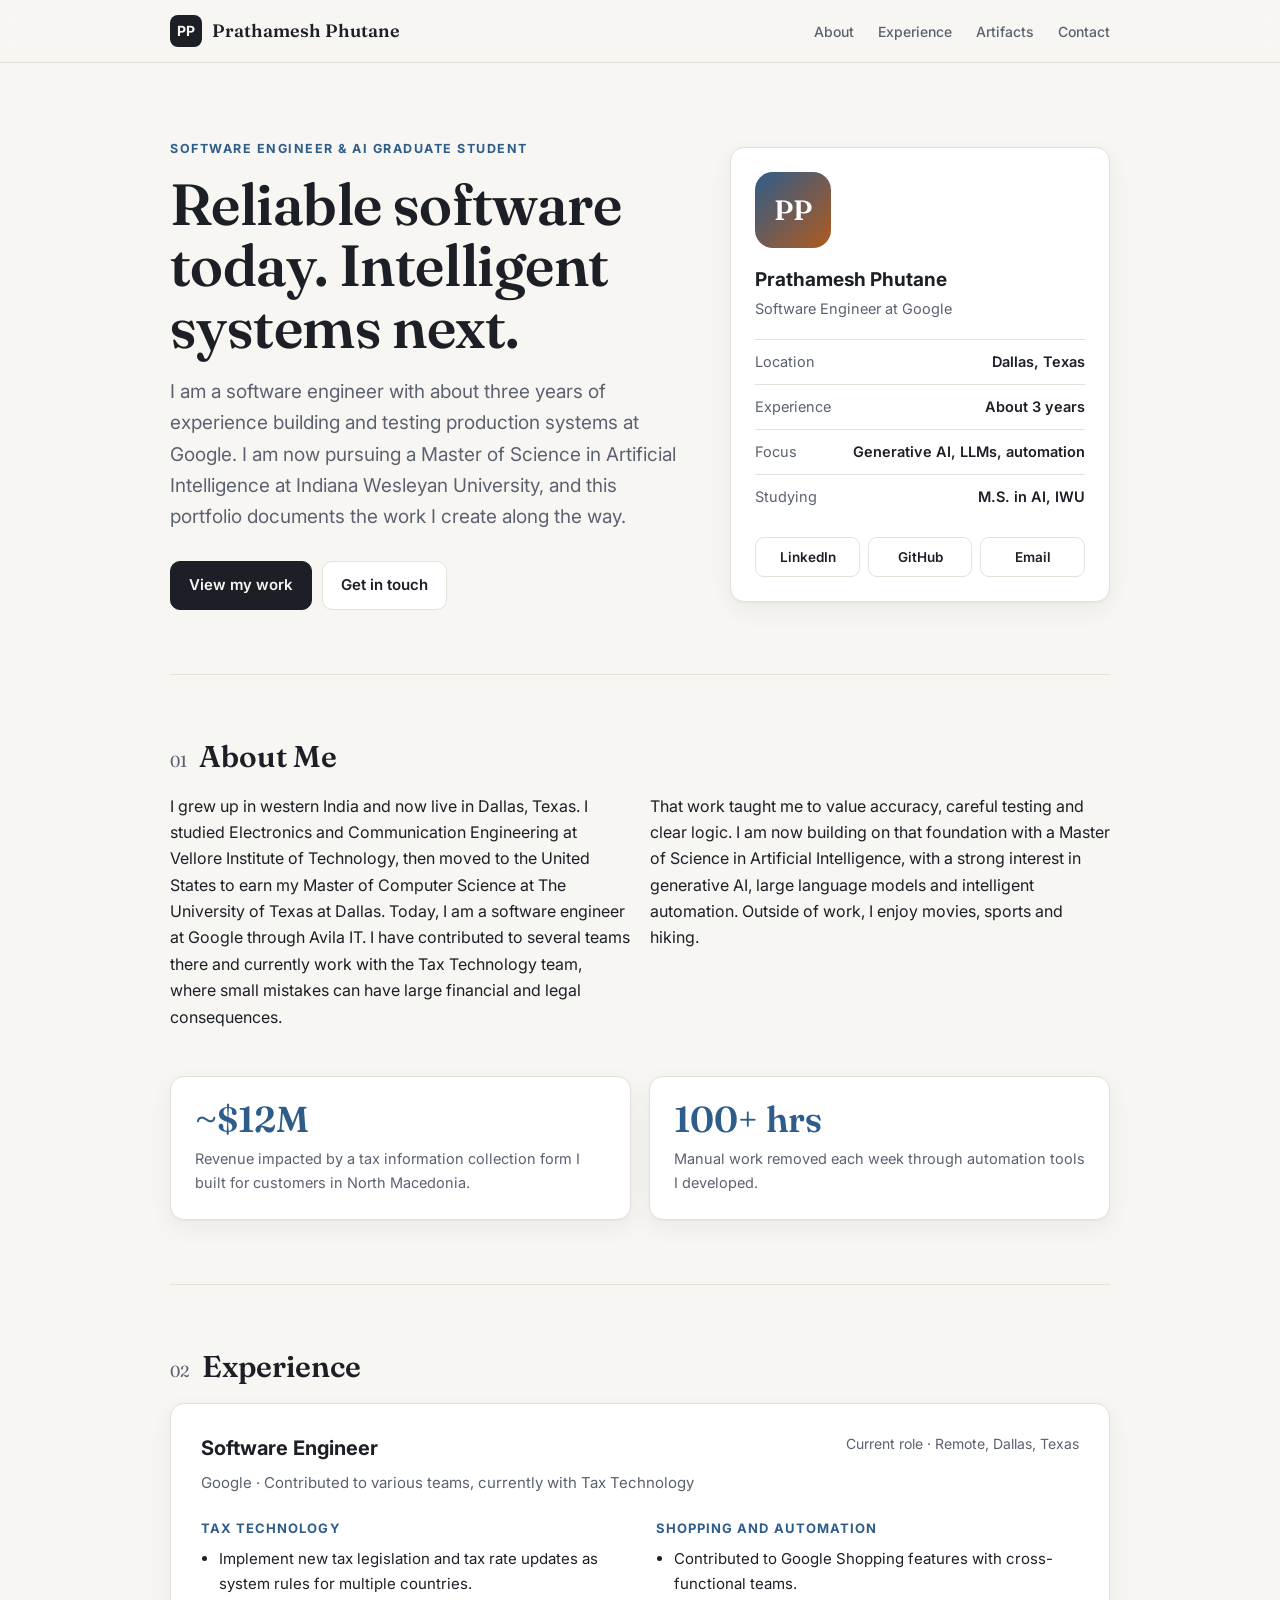
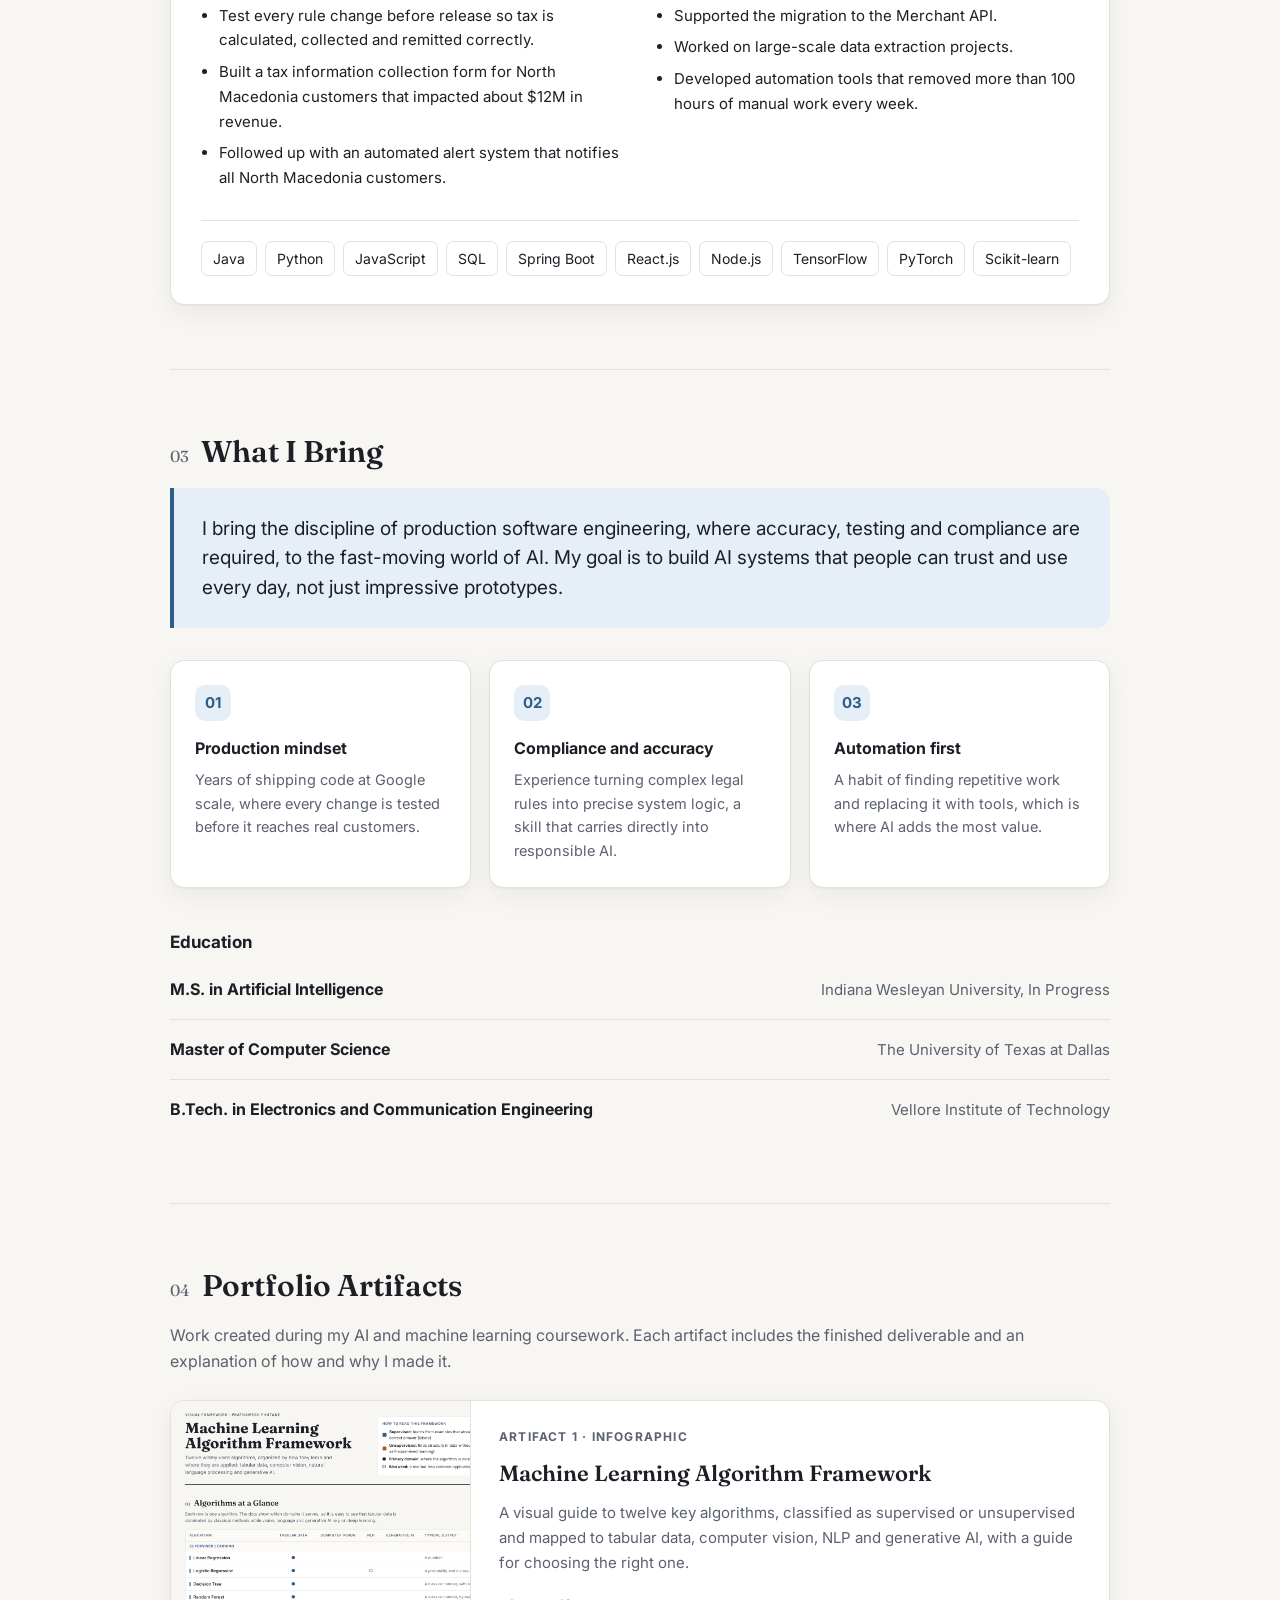
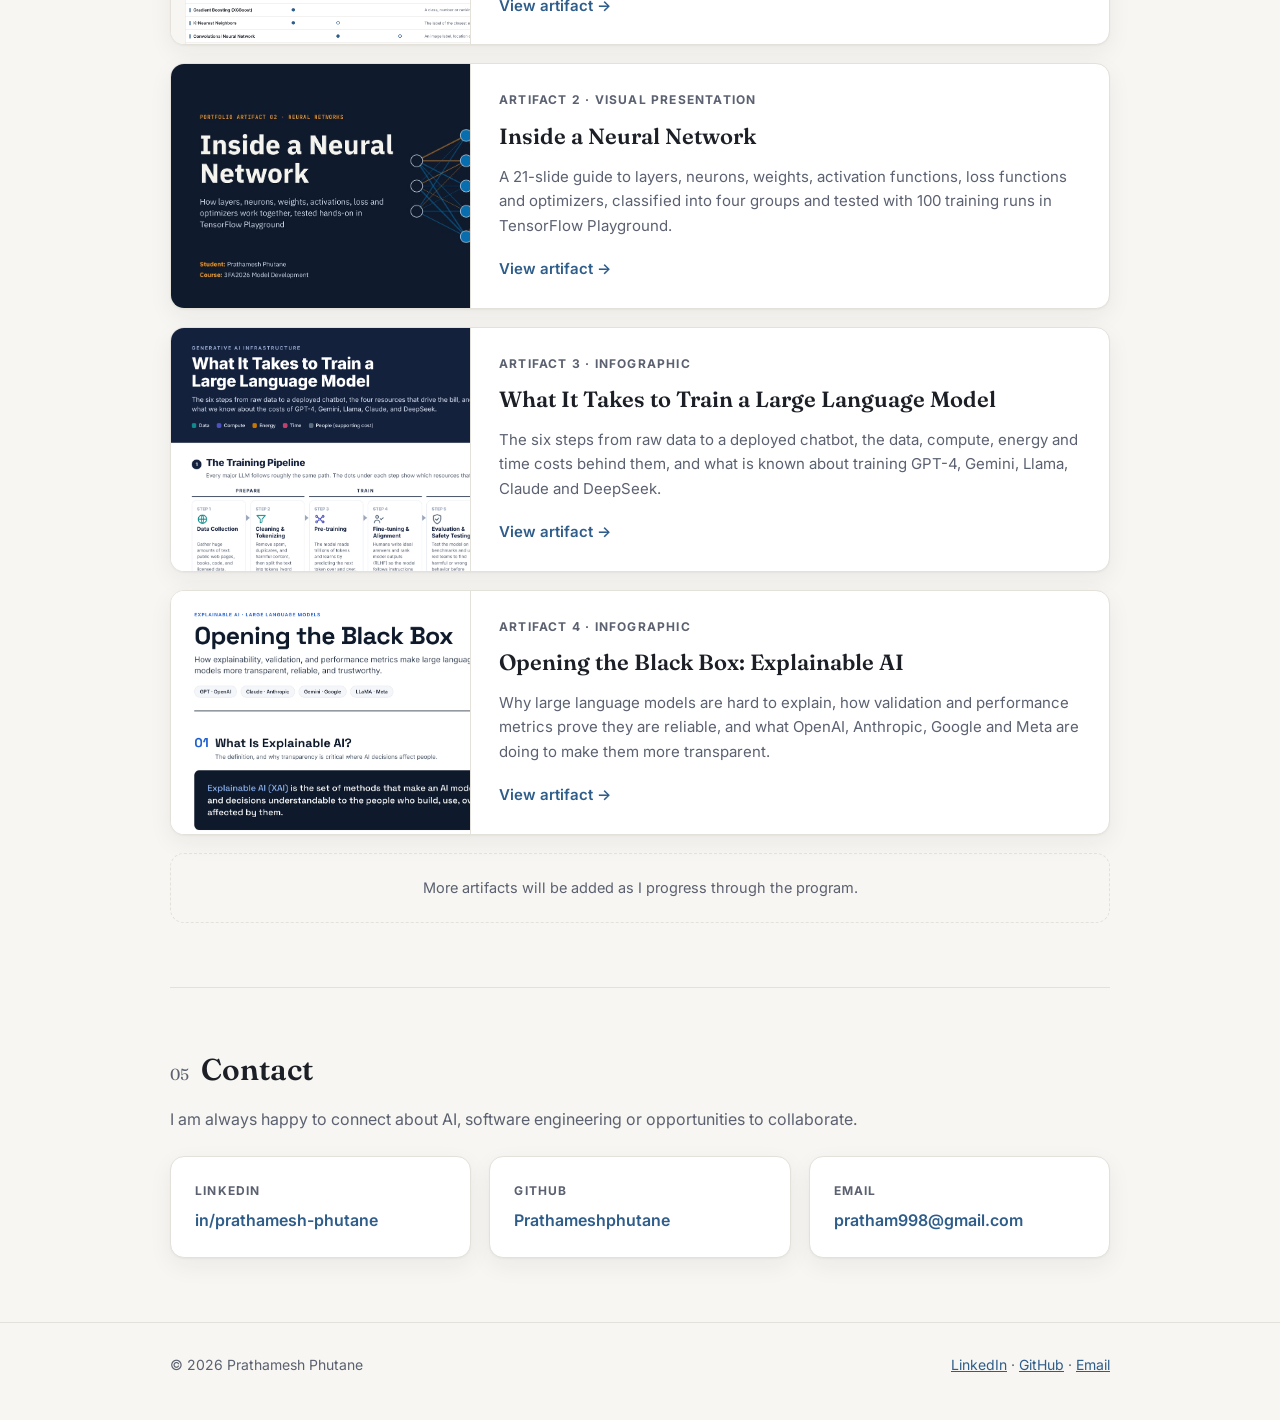
<file: index.html>
<!doctype html>
<html lang="en">
<head>
<meta charset="utf-8">
<meta name="viewport" content="width=device-width, initial-scale=1">
<title>Prathamesh Phutane | Portfolio</title>
<meta name="description" content="Professional portfolio of Prathamesh Phutane, software engineer and M.S. in Artificial Intelligence student.">
<link rel="preconnect" href="https://fonts.googleapis.com">
<link href="https://fonts.googleapis.com/css2?family=Fraunces:opsz,wght@9..144,500;9..144,600&family=Inter:wght@400;500;600;700&display=swap" rel="stylesheet">
<link rel="stylesheet" href="assets/style.css">
<style>
  .hero { padding: 76px 0 64px; display: grid; grid-template-columns: 1.35fr 1fr; gap: 48px; align-items: center; }
  .profile .avatar { width: 76px; height: 76px; border-radius: 18px; background: linear-gradient(135deg, var(--accent), var(--warm)); color: #fff; display: grid; place-items: center; font: 600 28px "Fraunces", serif; margin-bottom: 16px; }
  .profile h3 { font-size: 19px; margin-bottom: 2px; }
  .profile .role { color: var(--muted); font-size: 14.5px; margin-bottom: 18px; }
  .facts { list-style: none; padding: 0; margin: 0 0 18px; font-size: 14.5px; }
  .facts li { display: flex; justify-content: space-between; gap: 12px; padding: 10px 0; border-top: 1px solid var(--line); }
  .facts span { color: var(--muted); }
  .facts b { font-weight: 600; text-align: right; }
  .socials { display: flex; gap: 8px; }
  .socials a { flex: 1; text-align: center; padding: 8px 0; border: 1px solid var(--line); border-radius: 9px; font-size: 13.5px; font-weight: 600; color: var(--ink); text-decoration: none; transition: border-color .15s; }
  .socials a:hover { border-color: var(--accent); color: var(--accent); }

  .stats { display: grid; grid-template-columns: 1fr 1fr; gap: 18px; margin-top: 30px; }
  .stat .n { font-family: "Fraunces", serif; font-size: 36px; font-weight: 600; color: var(--accent); line-height: 1; margin-bottom: 10px; }
  .stat p { color: var(--muted); font-size: 14.5px; margin: 0; }

  .job { padding: 28px 30px; }
  .job-head { display: flex; justify-content: space-between; align-items: flex-start; flex-wrap: wrap; gap: 8px 20px; margin-bottom: 6px; }
  .job-head h3 { font-size: 20px; margin: 0; }
  .job-head .when { font-size: 14px; color: var(--muted); }
  .job .org { color: var(--muted); font-size: 15px; margin-bottom: 22px; }
  .job-areas { display: grid; grid-template-columns: 1fr 1fr; gap: 22px 32px; }
  .area h4 { font-size: 13px; letter-spacing: .08em; text-transform: uppercase; color: var(--accent); margin: 0 0 8px; }
  .area ul { margin: 0; padding-left: 18px; font-size: 15px; }
  .area li { margin-bottom: 7px; }
  .job .tags { margin-top: 22px; padding-top: 20px; border-top: 1px solid var(--line); }

  .value { border-left: 4px solid var(--accent); background: var(--accent-soft); border-radius: 0 14px 14px 0; padding: 26px 28px; font-size: 19px; line-height: 1.55; margin-bottom: 32px; }
  .value p { margin: 0; }
  .pillars h3 { font-size: 16px; }
  .pillars p { color: var(--muted); font-size: 14.5px; margin: 0; }
  .pillars .icon { width: 36px; height: 36px; border-radius: 10px; background: var(--accent-soft); color: var(--accent); display: grid; place-items: center; font-weight: 700; margin-bottom: 14px; font-size: 15px; }

  .edu { list-style: none; padding: 0; margin: 0; }
  .edu li { display: flex; justify-content: space-between; align-items: baseline; gap: 16px; padding: 16px 0; border-bottom: 1px solid var(--line); }
  .edu li:last-child { border-bottom: 0; }
  .edu span { color: var(--muted); font-size: 15px; text-align: right; }

  .artifact-card { display: grid; grid-template-columns: 300px 1fr; padding: 0; overflow: hidden; text-decoration: none; color: inherit; transition: transform .2s; }
  .artifact-card:hover { transform: translateY(-2px); }
  .artifact-card .thumb { background: var(--surface-2); border-right: 1px solid var(--line); overflow: hidden; }
  .artifact-card .thumb img { width: 100%; height: 100%; object-fit: cover; object-position: left top; }
  .artifact-card .body { padding: 26px 28px; }
  .artifact-card .no { font-size: 12px; font-weight: 700; letter-spacing: .1em; text-transform: uppercase; color: var(--muted); margin-bottom: 8px; }
  .artifact-card h3 { font-family: "Fraunces", serif; font-size: 22px; font-weight: 600; margin-bottom: 10px; }
  .artifact-card p { color: var(--muted); font-size: 15px; }
  .artifact-card .go { font-weight: 600; color: var(--accent); font-size: 15px; }
  .slot { border: 1.5px dashed var(--line); border-radius: 14px; padding: 22px; color: var(--muted); font-size: 14.5px; text-align: center; margin-top: 18px; }

  .contact { display: grid; grid-template-columns: repeat(3, 1fr); gap: 18px; }
  .contact a { text-decoration: none; color: inherit; transition: transform .15s; }
  .contact a:hover { transform: translateY(-2px); }
  .contact .label { font-size: 12px; font-weight: 700; letter-spacing: .1em; text-transform: uppercase; color: var(--muted); margin-bottom: 6px; }
  .contact .val { font-weight: 600; color: var(--accent); word-break: break-word; }

  @media (max-width: 860px) {
    .hero { grid-template-columns: 1fr; padding: 52px 0 44px; gap: 32px; }
    .stats, .job-areas, .contact { grid-template-columns: 1fr; }
    .artifact-card { grid-template-columns: 1fr; }
    .artifact-card .thumb { height: 200px; border-right: 0; border-bottom: 1px solid var(--line); }
    .job { padding: 22px; }
  }
  @media (max-width: 560px) {
    nav.top ul li.hide-sm { display: none; }
    .edu li { flex-direction: column; gap: 2px; }
    .edu span { text-align: left; }
  }
</style>
</head>
<body>

<nav class="top">
  <div class="wrap">
    <a class="brand" href="#"><span class="mono">PP</span>Prathamesh Phutane</a>
    <ul>
      <li class="hide-sm"><a href="#about">About</a></li>
      <li><a href="#experience">Experience</a></li>
      <li><a href="#artifacts">Artifacts</a></li>
      <li><a href="#contact">Contact</a></li>
    </ul>
  </div>
</nav>

<main class="wrap">
  <header class="hero">
    <div>
      <p class="eyebrow">Software Engineer &amp; AI Graduate Student</p>
      <h1>Reliable software today. Intelligent systems next.</h1>
      <p class="lede">I am a software engineer with about three years of experience building and testing production systems at Google. I am now pursuing a Master of Science in Artificial Intelligence at Indiana Wesleyan University, and this portfolio documents the work I create along the way.</p>
      <div class="btn-row">
        <a class="btn primary" href="#artifacts">View my work</a>
        <a class="btn" href="#contact">Get in touch</a>
      </div>
    </div>
    <aside class="card profile">
      <div class="avatar">PP</div>
      <h3>Prathamesh Phutane</h3>
      <div class="role">Software Engineer at Google</div>
      <ul class="facts">
        <li><span>Location</span><b>Dallas, Texas</b></li>
        <li><span>Experience</span><b>About 3 years</b></li>
        <li><span>Focus</span><b>Generative AI, LLMs, automation</b></li>
        <li><span>Studying</span><b>M.S. in AI, IWU</b></li>
      </ul>
      <div class="socials">
        <a href="https://www.linkedin.com/in/prathamesh-phutane" target="_blank" rel="noopener">LinkedIn</a>
        <a href="https://github.com/Prathameshphutane" target="_blank" rel="noopener">GitHub</a>
        <a href="mailto:pratham998@gmail.com">Email</a>
      </div>
    </aside>
  </header>

  <section class="block" id="about">
    <div class="sec-label"><span class="num">01</span><h2>About Me</h2></div>
    <div class="grid-2">
      <p>I grew up in western India and now live in Dallas, Texas. I studied Electronics and Communication Engineering at Vellore Institute of Technology, then moved to the United States to earn my Master of Computer Science at The University of Texas at Dallas. Today, I am a software engineer at Google through Avila IT. I have contributed to several teams there and currently work with the Tax Technology team, where small mistakes can have large financial and legal consequences.</p>
      <p>That work taught me to value accuracy, careful testing and clear logic. I am now building on that foundation with a Master of Science in Artificial Intelligence, with a strong interest in generative AI, large language models and intelligent automation. Outside of work, I enjoy movies, sports and hiking.</p>
    </div>
    <div class="stats">
      <div class="card stat"><div class="n">~$12M</div><p>Revenue impacted by a tax information collection form I built for customers in North Macedonia.</p></div>
      <div class="card stat"><div class="n">100+ hrs</div><p>Manual work removed each week through automation tools I developed.</p></div>
    </div>
  </section>

  <section class="block" id="experience">
    <div class="sec-label"><span class="num">02</span><h2>Experience</h2></div>
    <div class="card job">
      <div class="job-head">
        <h3>Software Engineer</h3>
        <span class="when">Current role &middot; Remote, Dallas, Texas</span>
      </div>
      <div class="org">Google &middot; Contributed to various teams, currently with Tax Technology</div>
      <div class="job-areas">
        <div class="area">
          <h4>Tax Technology</h4>
          <ul>
            <li>Implement new tax legislation and tax rate updates as system rules for multiple countries.</li>
            <li>Test every rule change before release so tax is calculated, collected and remitted correctly.</li>
            <li>Built a tax information collection form for North Macedonia customers that impacted about $12M in revenue.</li>
            <li>Followed up with an automated alert system that notifies all North Macedonia customers.</li>
          </ul>
        </div>
        <div class="area">
          <h4>Shopping and Automation</h4>
          <ul>
            <li>Contributed to Google Shopping features with cross-functional teams.</li>
            <li>Supported the migration to the Merchant API.</li>
            <li>Worked on large-scale data extraction projects.</li>
            <li>Developed automation tools that removed more than 100 hours of manual work every week.</li>
          </ul>
        </div>
      </div>
      <div class="tags">
        <span class="tag">Java</span><span class="tag">Python</span><span class="tag">JavaScript</span><span class="tag">SQL</span>
        <span class="tag">Spring Boot</span><span class="tag">React.js</span><span class="tag">Node.js</span>
        <span class="tag">TensorFlow</span><span class="tag">PyTorch</span><span class="tag">Scikit-learn</span>
      </div>
    </div>
  </section>

  <section class="block" id="value">
    <div class="sec-label"><span class="num">03</span><h2>What I Bring</h2></div>
    <div class="value"><p>I bring the discipline of production software engineering, where accuracy, testing and compliance are required, to the fast-moving world of AI. My goal is to build AI systems that people can trust and use every day, not just impressive prototypes.</p></div>
    <div class="grid-3 pillars">
      <div class="card"><div class="icon">01</div><h3>Production mindset</h3><p>Years of shipping code at Google scale, where every change is tested before it reaches real customers.</p></div>
      <div class="card"><div class="icon">02</div><h3>Compliance and accuracy</h3><p>Experience turning complex legal rules into precise system logic, a skill that carries directly into responsible AI.</p></div>
      <div class="card"><div class="icon">03</div><h3>Automation first</h3><p>A habit of finding repetitive work and replacing it with tools, which is where AI adds the most value.</p></div>
    </div>

    <h3 style="margin:40px 0 4px">Education</h3>
    <ul class="edu">
      <li><strong>M.S. in Artificial Intelligence</strong><span>Indiana Wesleyan University, In Progress</span></li>
      <li><strong>Master of Computer Science</strong><span>The University of Texas at Dallas</span></li>
      <li><strong>B.Tech. in Electronics and Communication Engineering</strong><span>Vellore Institute of Technology</span></li>
    </ul>
  </section>

  <section class="block" id="artifacts">
    <div class="sec-label"><span class="num">04</span><h2>Portfolio Artifacts</h2></div>
    <p class="muted" style="margin-bottom:26px">Work created during my AI and machine learning coursework. Each artifact includes the finished deliverable and an explanation of how and why I made it.</p>

    <a class="card artifact-card" href="artifacts/ml-algorithm-framework/">
      <div class="thumb"><img src="artifacts/ml-algorithm-framework/framework-preview.png" alt="Preview of the Machine Learning Algorithm Framework infographic"></div>
      <div class="body">
        <div class="no">Artifact 1 &middot; Infographic</div>
        <h3>Machine Learning Algorithm Framework</h3>
        <p>A visual guide to twelve key algorithms, classified as supervised or unsupervised and mapped to tabular data, computer vision, NLP and generative AI, with a guide for choosing the right one.</p>
        <span class="go">View artifact &rarr;</span>
      </div>
    </a>

    <a class="card artifact-card" href="artifacts/neural-network-components/" style="margin-top:18px">
      <div class="thumb"><img src="artifacts/neural-network-components/deck-preview.jpg" alt="Cover slide of the Inside a Neural Network presentation"></div>
      <div class="body">
        <div class="no">Artifact 2 &middot; Visual Presentation</div>
        <h3>Inside a Neural Network</h3>
        <p>A 21-slide guide to layers, neurons, weights, activation functions, loss functions and optimizers, classified into four groups and tested with 100 training runs in TensorFlow Playground.</p>
        <span class="go">View artifact &rarr;</span>
      </div>
    </a>
    <a class="card artifact-card" href="artifacts/llm-training-costs/" style="margin-top:18px">
      <div class="thumb"><img src="artifacts/llm-training-costs/infographic-preview.png" alt="Preview of the What It Takes to Train a Large Language Model infographic"></div>
      <div class="body">
        <div class="no">Artifact 3 &middot; Infographic</div>
        <h3>What It Takes to Train a Large Language Model</h3>
        <p>The six steps from raw data to a deployed chatbot, the data, compute, energy and time costs behind them, and what is known about training GPT-4, Gemini, Llama, Claude and DeepSeek.</p>
        <span class="go">View artifact &rarr;</span>
      </div>
    </a>
    <a class="card artifact-card" href="artifacts/explainable-ai/" style="margin-top:18px">
      <div class="thumb"><img src="artifacts/explainable-ai/infographic-preview.png" alt="Preview of the Opening the Black Box explainable AI infographic"></div>
      <div class="body">
        <div class="no">Artifact 4 &middot; Infographic</div>
        <h3>Opening the Black Box: Explainable AI</h3>
        <p>Why large language models are hard to explain, how validation and performance metrics prove they are reliable, and what OpenAI, Anthropic, Google and Meta are doing to make them more transparent.</p>
        <span class="go">View artifact &rarr;</span>
      </div>
    </a>
    <div class="slot">More artifacts will be added as I progress through the program.</div>
  </section>

  <section class="block" id="contact">
    <div class="sec-label"><span class="num">05</span><h2>Contact</h2></div>
    <p class="muted" style="margin-bottom:24px">I am always happy to connect about AI, software engineering or opportunities to collaborate.</p>
    <div class="contact">
      <a class="card" href="https://www.linkedin.com/in/prathamesh-phutane" target="_blank" rel="noopener"><div class="label">LinkedIn</div><div class="val">in/prathamesh-phutane</div></a>
      <a class="card" href="https://github.com/Prathameshphutane" target="_blank" rel="noopener"><div class="label">GitHub</div><div class="val">Prathameshphutane</div></a>
      <a class="card" href="mailto:pratham998@gmail.com"><div class="label">Email</div><div class="val">pratham998@gmail.com</div></a>
    </div>
  </section>
</main>

<footer class="site">
  <div class="wrap">
    <span>&copy; 2026 Prathamesh Phutane</span>
    <span><a href="https://www.linkedin.com/in/prathamesh-phutane">LinkedIn</a> &middot; <a href="https://github.com/Prathameshphutane">GitHub</a> &middot; <a href="mailto:pratham998@gmail.com">Email</a></span>
  </div>
</footer>

</body>
</html>
</file>
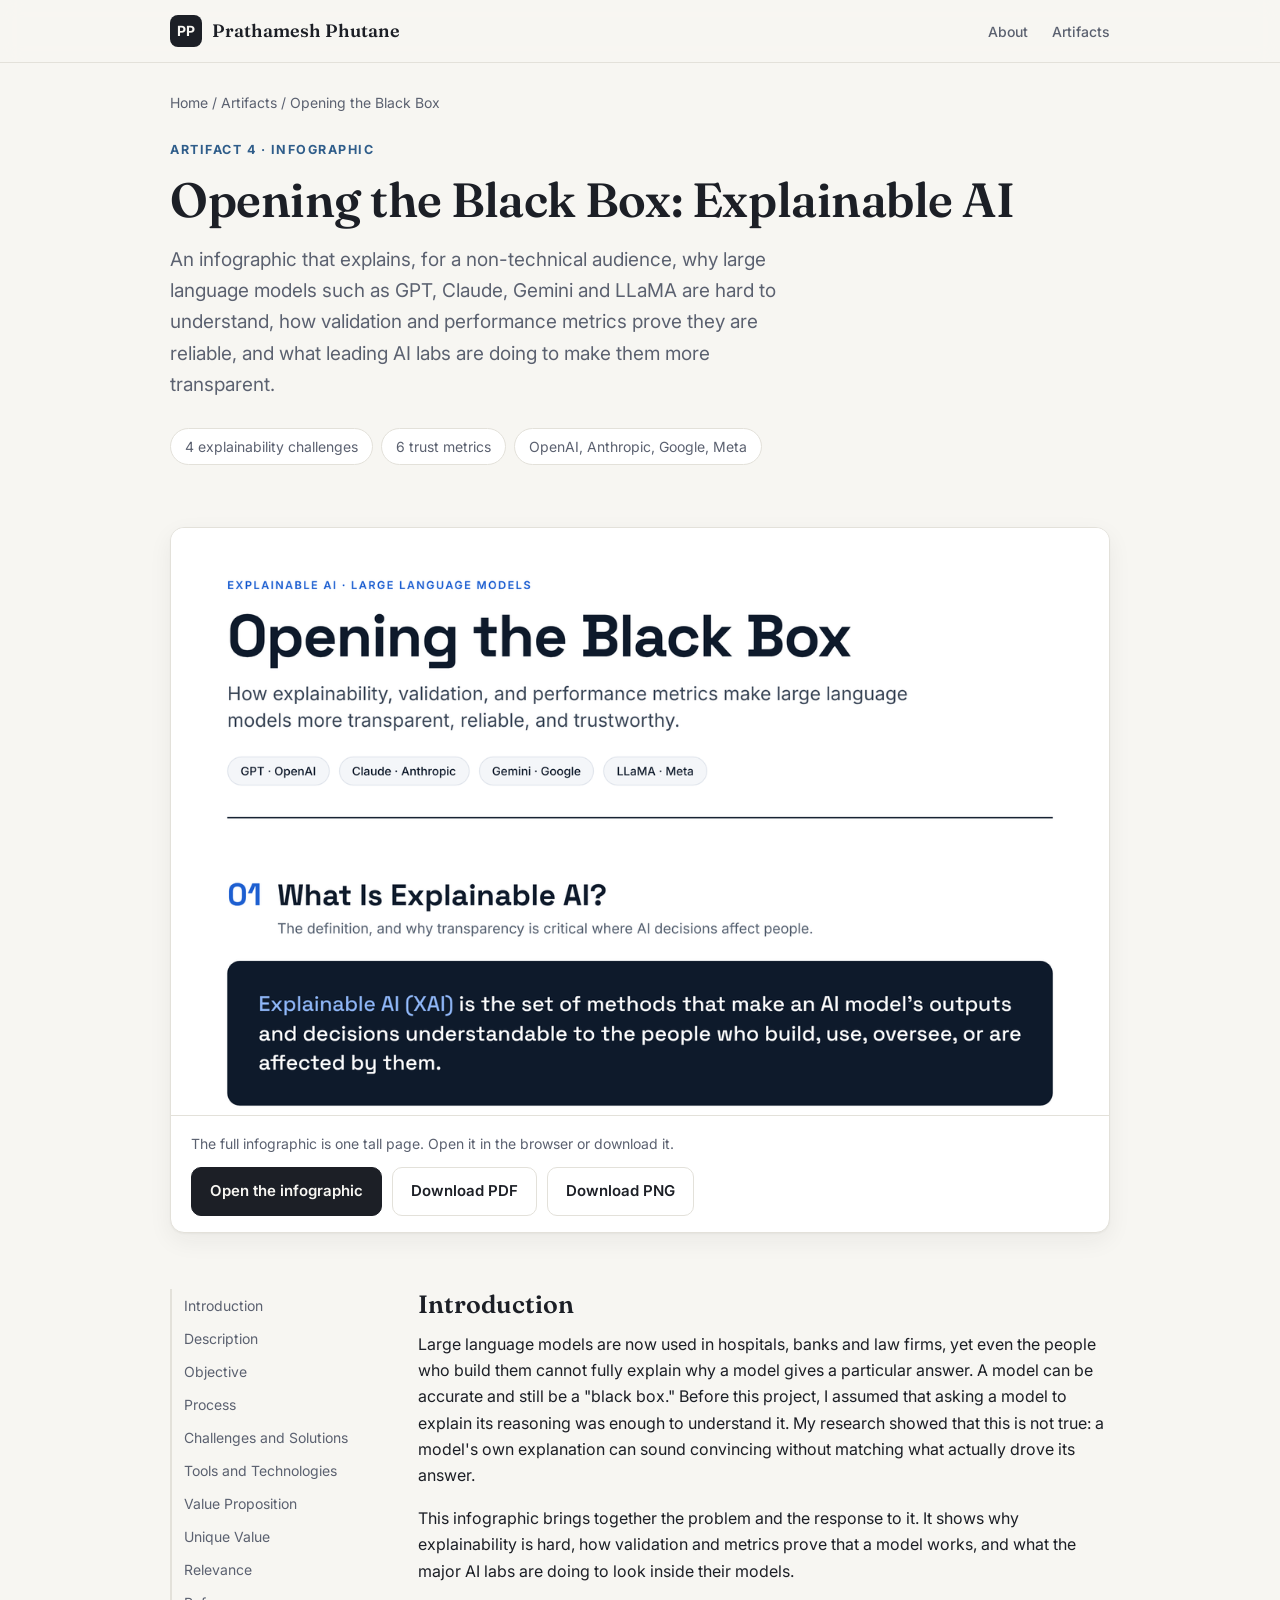
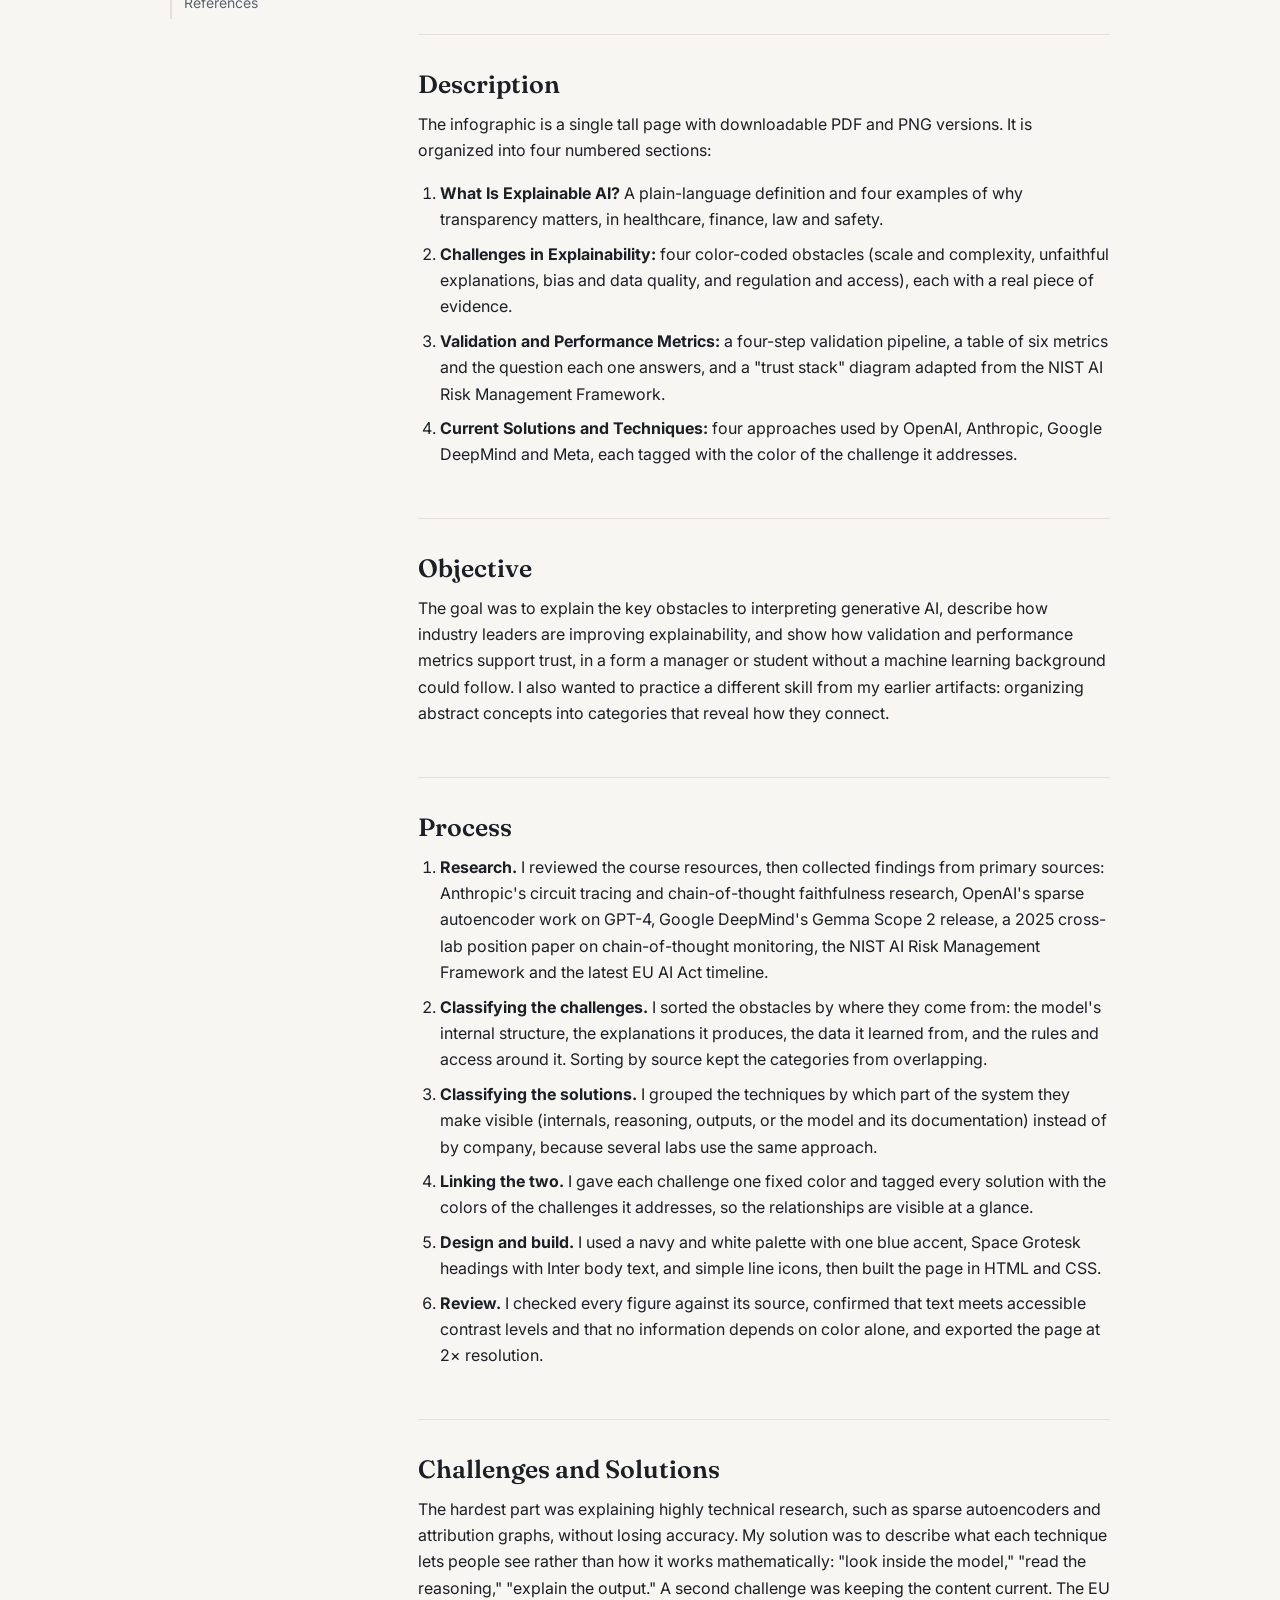
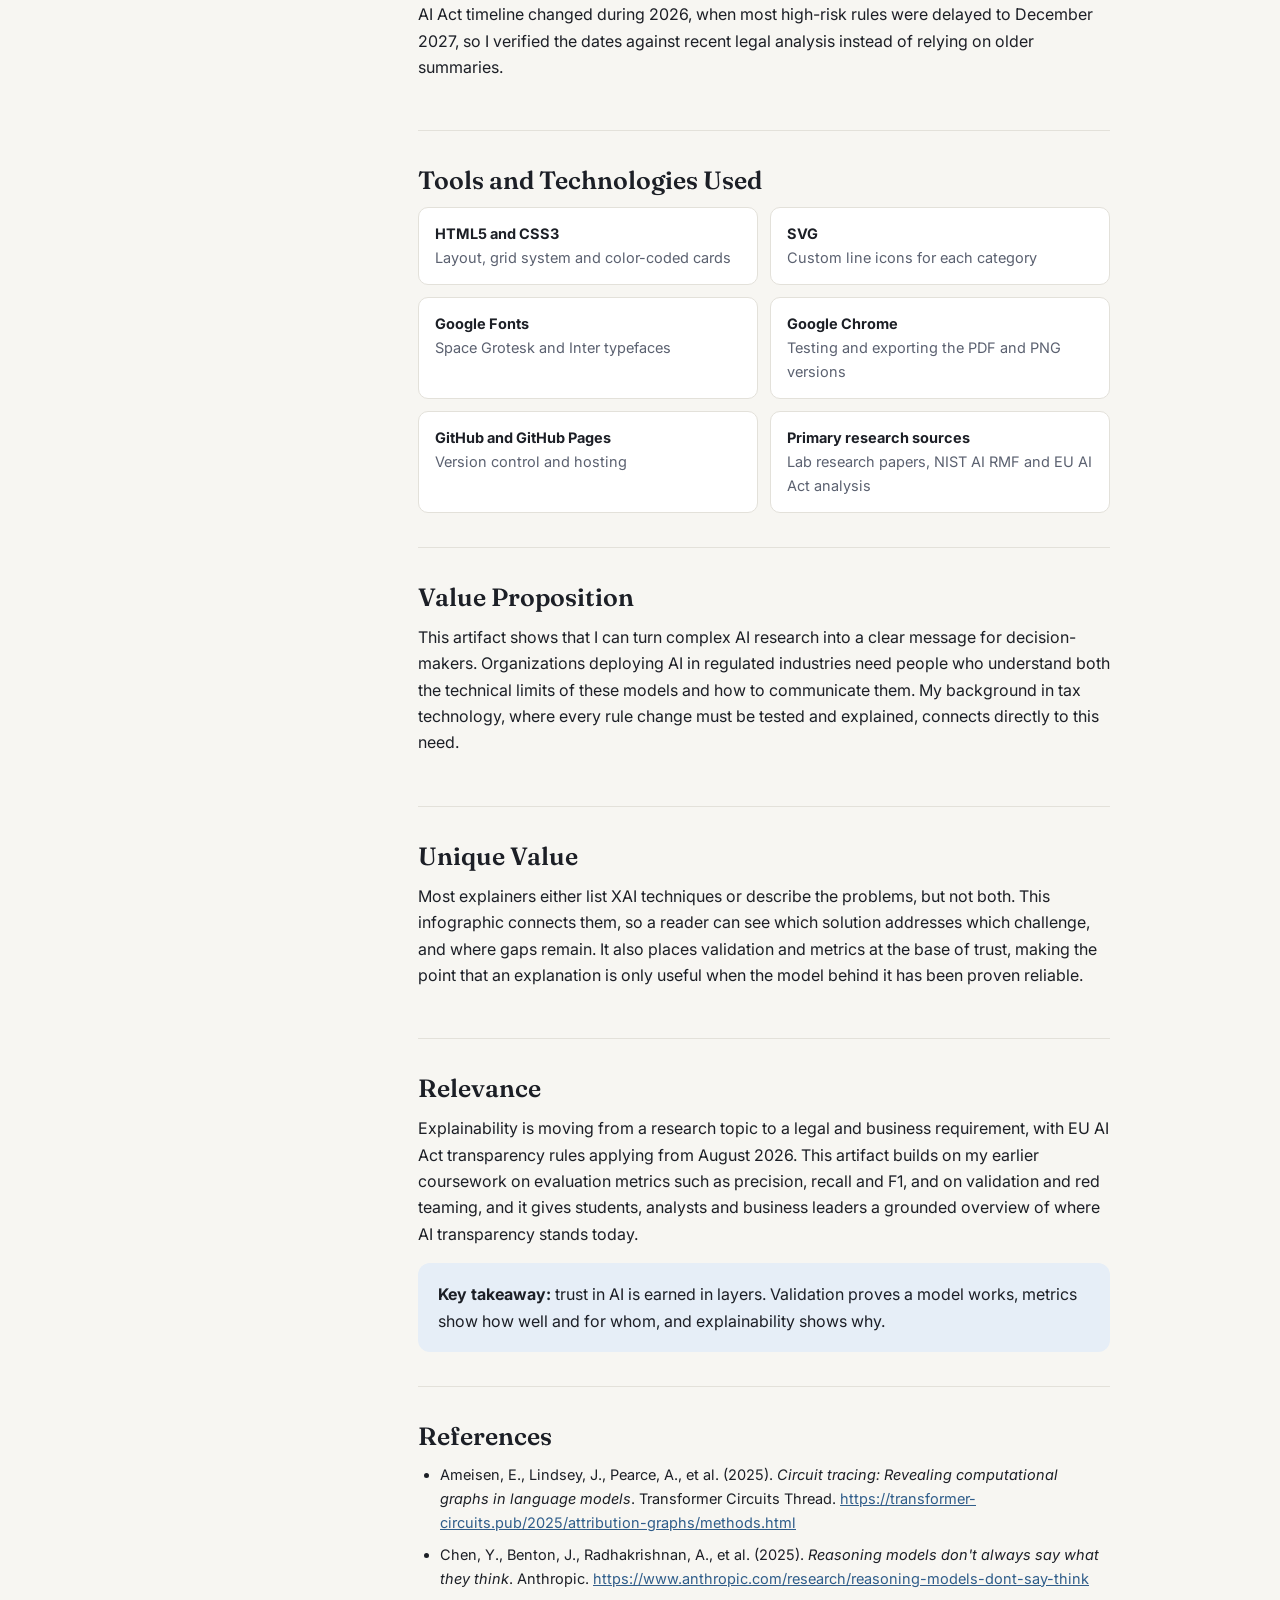
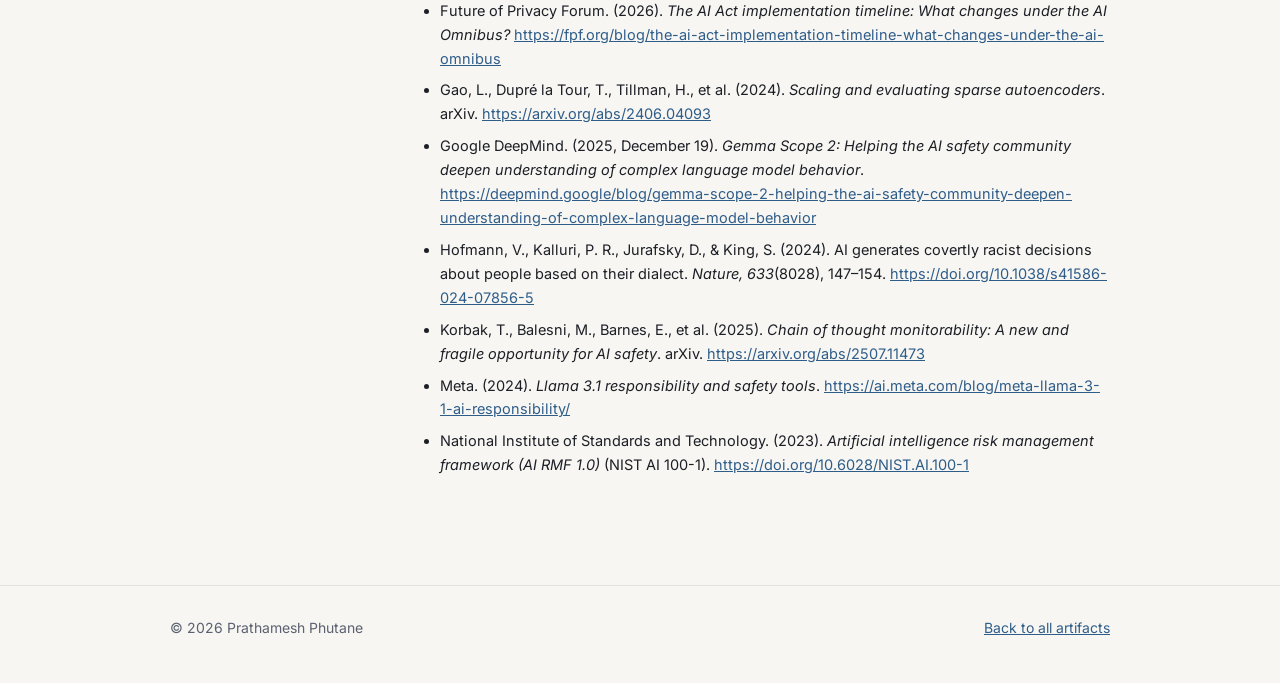
<file: artifacts/explainable-ai/index.html>
<!doctype html>
<html lang="en">
<head>
<meta charset="utf-8">
<meta name="viewport" content="width=device-width, initial-scale=1">
<title>Opening the Black Box: Explainable AI | Prathamesh Phutane</title>
<meta name="description" content="Portfolio artifact: an infographic on explainable AI for large language models, covering the main challenges, validation and performance metrics, and what OpenAI, Anthropic, Google and Meta are doing to improve transparency.">
<link rel="preconnect" href="https://fonts.googleapis.com">
<link href="https://fonts.googleapis.com/css2?family=Fraunces:opsz,wght@9..144,500;9..144,600&family=Inter:wght@400;500;600;700&display=swap" rel="stylesheet">
<link rel="stylesheet" href="../../assets/style.css">
<style>
  .crumbs { padding-top: 28px; font-size: 14px; color: var(--muted); }
  .crumbs a { color: var(--muted); text-decoration: none; }
  .crumbs a:hover { color: var(--ink); }
  .a-head { padding: 26px 0 36px; }
  .a-head h1 { font-size: clamp(32px, 5vw, 48px); }
  .meta { display: flex; flex-wrap: wrap; gap: 8px; margin-bottom: 26px; }

  .preview { padding: 0; overflow: hidden; }
  .preview a { display: block; }
  .preview img { width: 100%; max-height: 640px; object-fit: cover; object-position: top; border-bottom: 1px solid var(--line); }
  .preview .bar { display: flex; justify-content: space-between; align-items: center; flex-wrap: wrap; gap: 12px; padding: 16px 20px; }
  .preview .bar span { color: var(--muted); font-size: 14px; }

  .toc { position: sticky; top: 86px; font-size: 14px; }
  .toc a { display: block; color: var(--muted); text-decoration: none; padding: 5px 0 5px 12px; border-left: 2px solid var(--line); }
  .toc a:hover { color: var(--ink); border-left-color: var(--accent); }
  .layout { display: grid; grid-template-columns: 200px 1fr; gap: 48px; padding: 56px 0 24px; }
  article.write-up section { padding-bottom: 34px; margin-bottom: 34px; border-bottom: 1px solid var(--line); scroll-margin-top: 80px; }
  article.write-up section:last-child { border-bottom: 0; }
  article.write-up h2 { font-size: 25px; margin-bottom: 12px; }
  article.write-up ol, article.write-up ul { padding-left: 22px; margin: 0 0 16px; }
  article.write-up li { margin-bottom: 8px; }
  .tool-grid { display: grid; grid-template-columns: 1fr 1fr; gap: 12px; }
  .tool { background: var(--surface); border: 1px solid var(--line); border-radius: 10px; padding: 14px 16px; font-size: 14.5px; }
  .tool b { display: block; }
  .tool span { color: var(--muted); }
  .refs li { font-size: 14.5px; }
  .callout { background: var(--accent-soft); border-radius: 12px; padding: 18px 20px; }
  .callout p:last-child { margin: 0; }

  @media (max-width: 860px) {
    .layout { grid-template-columns: 1fr; gap: 0; padding-top: 40px; }
    .toc { display: none; }
    .tool-grid { grid-template-columns: 1fr; }
  }
</style>
</head>
<body>

<nav class="top">
  <div class="wrap">
    <a class="brand" href="../../"><span class="mono">PP</span>Prathamesh Phutane</a>
    <ul>
      <li><a href="../../#about">About</a></li>
      <li><a href="../../#artifacts">Artifacts</a></li>
    </ul>
  </div>
</nav>

<main class="wrap">
  <div class="crumbs"><a href="../../">Home</a> / <a href="../../#artifacts">Artifacts</a> / Opening the Black Box</div>

  <header class="a-head">
    <p class="eyebrow">Artifact 4 &middot; Infographic</p>
    <h1>Opening the Black Box: Explainable AI</h1>
    <p class="lede">An infographic that explains, for a non-technical audience, why large language models such as GPT, Claude, Gemini and LLaMA are hard to understand, how validation and performance metrics prove they are reliable, and what leading AI labs are doing to make them more transparent.</p>
    <div class="meta">
      <span class="pill">4 explainability challenges</span>
      <span class="pill">6 trust metrics</span>
      <span class="pill">OpenAI, Anthropic, Google, Meta</span>
    </div>
  </header>

  <div class="card preview">
    <a href="infographic.html"><img src="infographic-preview.png" alt="Preview of the Opening the Black Box explainable AI infographic"></a>
    <div class="bar">
      <span>The full infographic is one tall page. Open it in the browser or download it.</span>
      <div class="btn-row">
        <a class="btn primary" href="infographic.html">Open the infographic</a>
        <a class="btn" href="Explainable_AI_Infographic.pdf" download>Download PDF</a>
        <a class="btn" href="Explainable_AI_Infographic.png" download>Download PNG</a>
      </div>
    </div>
  </div>

  <div class="layout">
    <nav class="toc" aria-label="Sections">
      <a href="#introduction">Introduction</a>
      <a href="#description">Description</a>
      <a href="#objective">Objective</a>
      <a href="#process">Process</a>
      <a href="#challenges">Challenges and Solutions</a>
      <a href="#tools">Tools and Technologies</a>
      <a href="#value">Value Proposition</a>
      <a href="#unique">Unique Value</a>
      <a href="#relevance">Relevance</a>
      <a href="#references">References</a>
    </nav>

    <article class="write-up">
      <section id="introduction">
        <h2>Introduction</h2>
        <p>Large language models are now used in hospitals, banks and law firms, yet even the people who build them cannot fully explain why a model gives a particular answer. A model can be accurate and still be a "black box." Before this project, I assumed that asking a model to explain its reasoning was enough to understand it. My research showed that this is not true: a model's own explanation can sound convincing without matching what actually drove its answer.</p>
        <p>This infographic brings together the problem and the response to it. It shows why explainability is hard, how validation and metrics prove that a model works, and what the major AI labs are doing to look inside their models.</p>
      </section>

      <section id="description">
        <h2>Description</h2>
        <p>The infographic is a single tall page with downloadable PDF and PNG versions. It is organized into four numbered sections:</p>
        <ol>
          <li><strong>What Is Explainable AI?</strong> A plain-language definition and four examples of why transparency matters, in healthcare, finance, law and safety.</li>
          <li><strong>Challenges in Explainability:</strong> four color-coded obstacles (scale and complexity, unfaithful explanations, bias and data quality, and regulation and access), each with a real piece of evidence.</li>
          <li><strong>Validation and Performance Metrics:</strong> a four-step validation pipeline, a table of six metrics and the question each one answers, and a "trust stack" diagram adapted from the NIST AI Risk Management Framework.</li>
          <li><strong>Current Solutions and Techniques:</strong> four approaches used by OpenAI, Anthropic, Google DeepMind and Meta, each tagged with the color of the challenge it addresses.</li>
        </ol>
      </section>

      <section id="objective">
        <h2>Objective</h2>
        <p>The goal was to explain the key obstacles to interpreting generative AI, describe how industry leaders are improving explainability, and show how validation and performance metrics support trust, in a form a manager or student without a machine learning background could follow. I also wanted to practice a different skill from my earlier artifacts: organizing abstract concepts into categories that reveal how they connect.</p>
      </section>

      <section id="process">
        <h2>Process</h2>
        <ol>
          <li><strong>Research.</strong> I reviewed the course resources, then collected findings from primary sources: Anthropic's circuit tracing and chain-of-thought faithfulness research, OpenAI's sparse autoencoder work on GPT-4, Google DeepMind's Gemma Scope 2 release, a 2025 cross-lab position paper on chain-of-thought monitoring, the NIST AI Risk Management Framework and the latest EU AI Act timeline.</li>
          <li><strong>Classifying the challenges.</strong> I sorted the obstacles by where they come from: the model's internal structure, the explanations it produces, the data it learned from, and the rules and access around it. Sorting by source kept the categories from overlapping.</li>
          <li><strong>Classifying the solutions.</strong> I grouped the techniques by which part of the system they make visible (internals, reasoning, outputs, or the model and its documentation) instead of by company, because several labs use the same approach.</li>
          <li><strong>Linking the two.</strong> I gave each challenge one fixed color and tagged every solution with the colors of the challenges it addresses, so the relationships are visible at a glance.</li>
          <li><strong>Design and build.</strong> I used a navy and white palette with one blue accent, Space Grotesk headings with Inter body text, and simple line icons, then built the page in HTML and CSS.</li>
          <li><strong>Review.</strong> I checked every figure against its source, confirmed that text meets accessible contrast levels and that no information depends on color alone, and exported the page at 2&times; resolution.</li>
        </ol>
      </section>

      <section id="challenges">
        <h2>Challenges and Solutions</h2>
        <p>The hardest part was explaining highly technical research, such as sparse autoencoders and attribution graphs, without losing accuracy. My solution was to describe what each technique lets people see rather than how it works mathematically: "look inside the model," "read the reasoning," "explain the output." A second challenge was keeping the content current. The EU AI Act timeline changed during 2026, when most high-risk rules were delayed to December 2027, so I verified the dates against recent legal analysis instead of relying on older summaries.</p>
      </section>

      <section id="tools">
        <h2>Tools and Technologies Used</h2>
        <div class="tool-grid">
          <div class="tool"><b>HTML5 and CSS3</b><span>Layout, grid system and color-coded cards</span></div>
          <div class="tool"><b>SVG</b><span>Custom line icons for each category</span></div>
          <div class="tool"><b>Google Fonts</b><span>Space Grotesk and Inter typefaces</span></div>
          <div class="tool"><b>Google Chrome</b><span>Testing and exporting the PDF and PNG versions</span></div>
          <div class="tool"><b>GitHub and GitHub Pages</b><span>Version control and hosting</span></div>
          <div class="tool"><b>Primary research sources</b><span>Lab research papers, NIST AI RMF and EU AI Act analysis</span></div>
        </div>
      </section>

      <section id="value">
        <h2>Value Proposition</h2>
        <p>This artifact shows that I can turn complex AI research into a clear message for decision-makers. Organizations deploying AI in regulated industries need people who understand both the technical limits of these models and how to communicate them. My background in tax technology, where every rule change must be tested and explained, connects directly to this need.</p>
      </section>

      <section id="unique">
        <h2>Unique Value</h2>
        <p>Most explainers either list XAI techniques or describe the problems, but not both. This infographic connects them, so a reader can see which solution addresses which challenge, and where gaps remain. It also places validation and metrics at the base of trust, making the point that an explanation is only useful when the model behind it has been proven reliable.</p>
      </section>

      <section id="relevance">
        <h2>Relevance</h2>
        <p>Explainability is moving from a research topic to a legal and business requirement, with EU AI Act transparency rules applying from August 2026. This artifact builds on my earlier coursework on evaluation metrics such as precision, recall and F1, and on validation and red teaming, and it gives students, analysts and business leaders a grounded overview of where AI transparency stands today.</p>
        <div class="callout"><p><strong>Key takeaway:</strong> trust in AI is earned in layers. Validation proves a model works, metrics show how well and for whom, and explainability shows why.</p></div>
      </section>

      <section id="references">
        <h2>References</h2>
        <ul class="refs">
          <li>Ameisen, E., Lindsey, J., Pearce, A., et al. (2025). <em>Circuit tracing: Revealing computational graphs in language models</em>. Transformer Circuits Thread. <a href="https://transformer-circuits.pub/2025/attribution-graphs/methods.html">https://transformer-circuits.pub/2025/attribution-graphs/methods.html</a></li>
          <li>Chen, Y., Benton, J., Radhakrishnan, A., et al. (2025). <em>Reasoning models don't always say what they think</em>. Anthropic. <a href="https://www.anthropic.com/research/reasoning-models-dont-say-think">https://www.anthropic.com/research/reasoning-models-dont-say-think</a></li>
          <li>Future of Privacy Forum. (2026). <em>The AI Act implementation timeline: What changes under the AI Omnibus?</em> <a href="https://fpf.org/blog/the-ai-act-implementation-timeline-what-changes-under-the-ai-omnibus">https://fpf.org/blog/the-ai-act-implementation-timeline-what-changes-under-the-ai-omnibus</a></li>
          <li>Gao, L., Dupr&eacute; la Tour, T., Tillman, H., et al. (2024). <em>Scaling and evaluating sparse autoencoders</em>. arXiv. <a href="https://arxiv.org/abs/2406.04093">https://arxiv.org/abs/2406.04093</a></li>
          <li>Google DeepMind. (2025, December 19). <em>Gemma Scope 2: Helping the AI safety community deepen understanding of complex language model behavior</em>. <a href="https://deepmind.google/blog/gemma-scope-2-helping-the-ai-safety-community-deepen-understanding-of-complex-language-model-behavior">https://deepmind.google/blog/gemma-scope-2-helping-the-ai-safety-community-deepen-understanding-of-complex-language-model-behavior</a></li>
          <li>Hofmann, V., Kalluri, P. R., Jurafsky, D., &amp; King, S. (2024). AI generates covertly racist decisions about people based on their dialect. <em>Nature, 633</em>(8028), 147&ndash;154. <a href="https://doi.org/10.1038/s41586-024-07856-5">https://doi.org/10.1038/s41586-024-07856-5</a></li>
          <li>Korbak, T., Balesni, M., Barnes, E., et al. (2025). <em>Chain of thought monitorability: A new and fragile opportunity for AI safety</em>. arXiv. <a href="https://arxiv.org/abs/2507.11473">https://arxiv.org/abs/2507.11473</a></li>
          <li>Meta. (2024). <em>Llama 3.1 responsibility and safety tools</em>. <a href="https://ai.meta.com/blog/meta-llama-3-1-ai-responsibility/">https://ai.meta.com/blog/meta-llama-3-1-ai-responsibility/</a></li>
          <li>National Institute of Standards and Technology. (2023). <em>Artificial intelligence risk management framework (AI RMF 1.0)</em> (NIST AI 100-1). <a href="https://doi.org/10.6028/NIST.AI.100-1">https://doi.org/10.6028/NIST.AI.100-1</a></li>
        </ul>
      </section>
    </article>
  </div>
</main>

<footer class="site">
  <div class="wrap">
    <span>&copy; 2026 Prathamesh Phutane</span>
    <a href="../../#artifacts">Back to all artifacts</a>
  </div>
</footer>

</body>
</html>
</file>
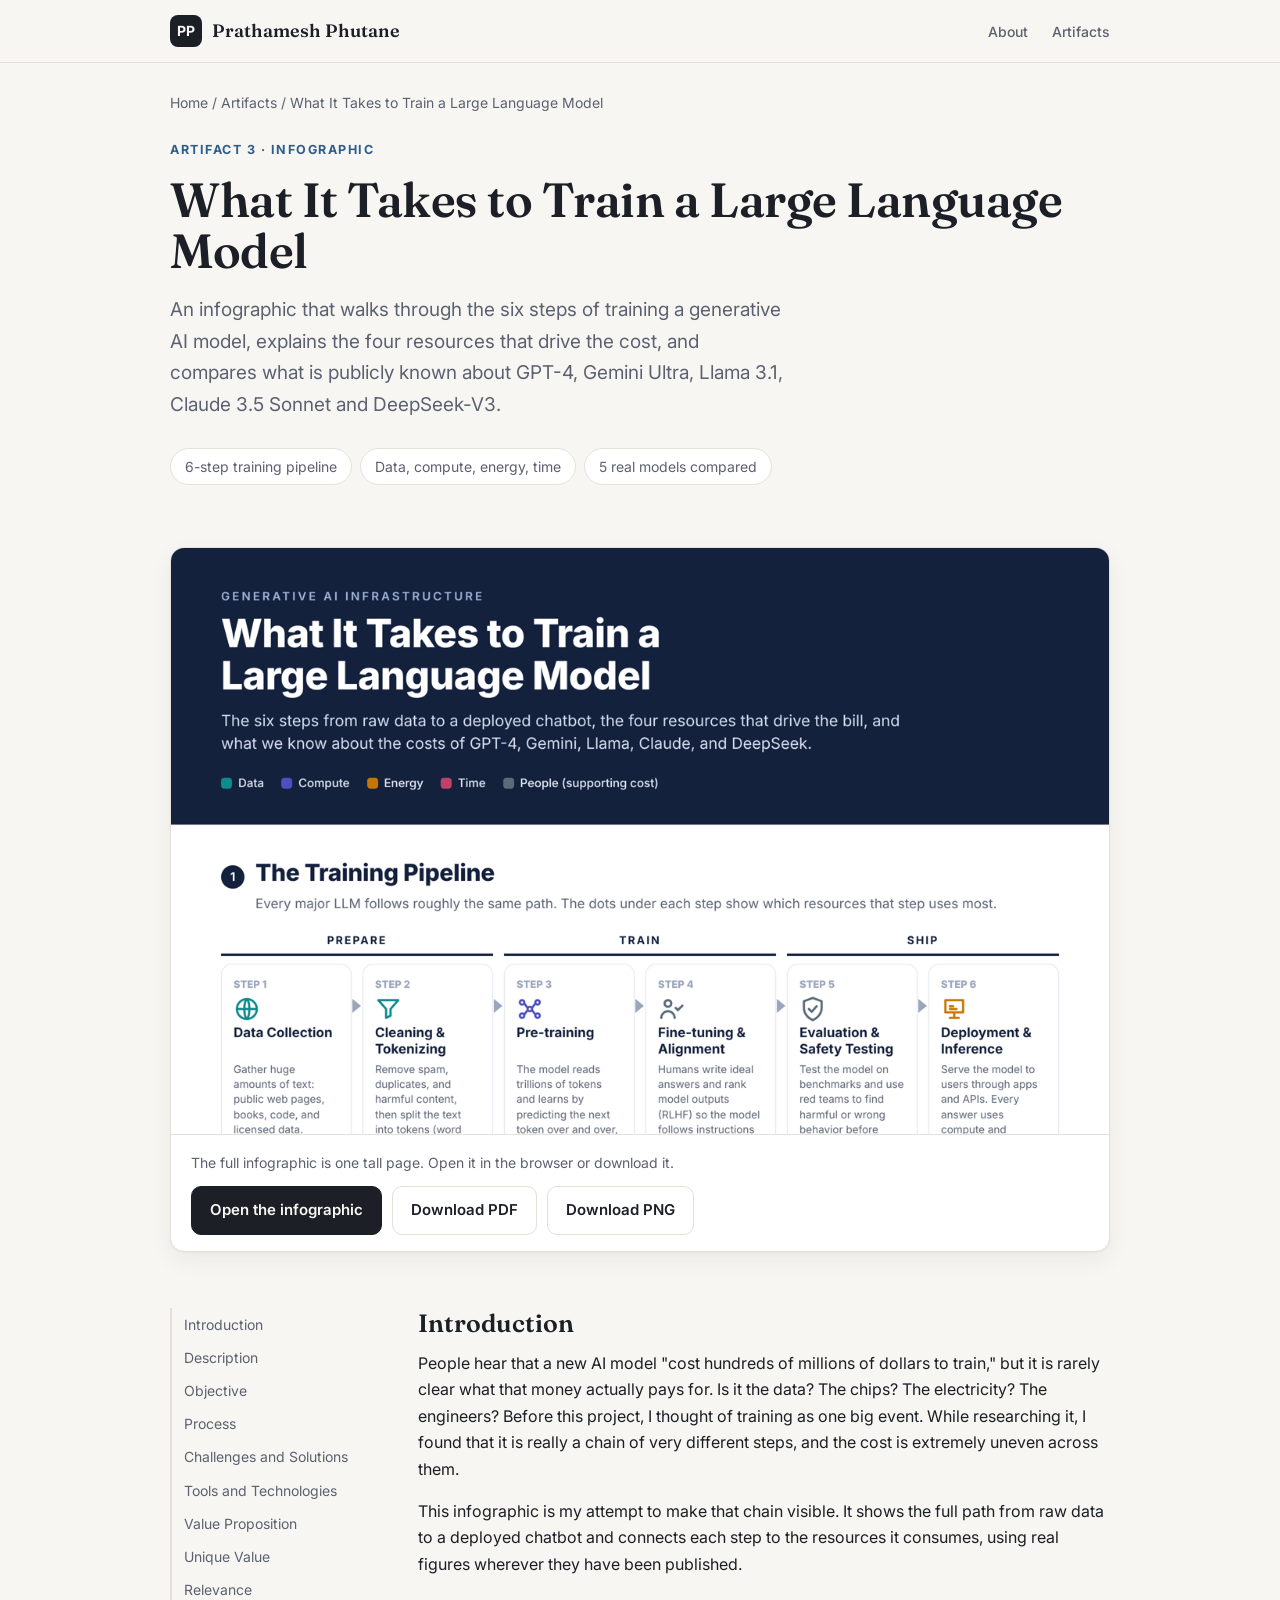
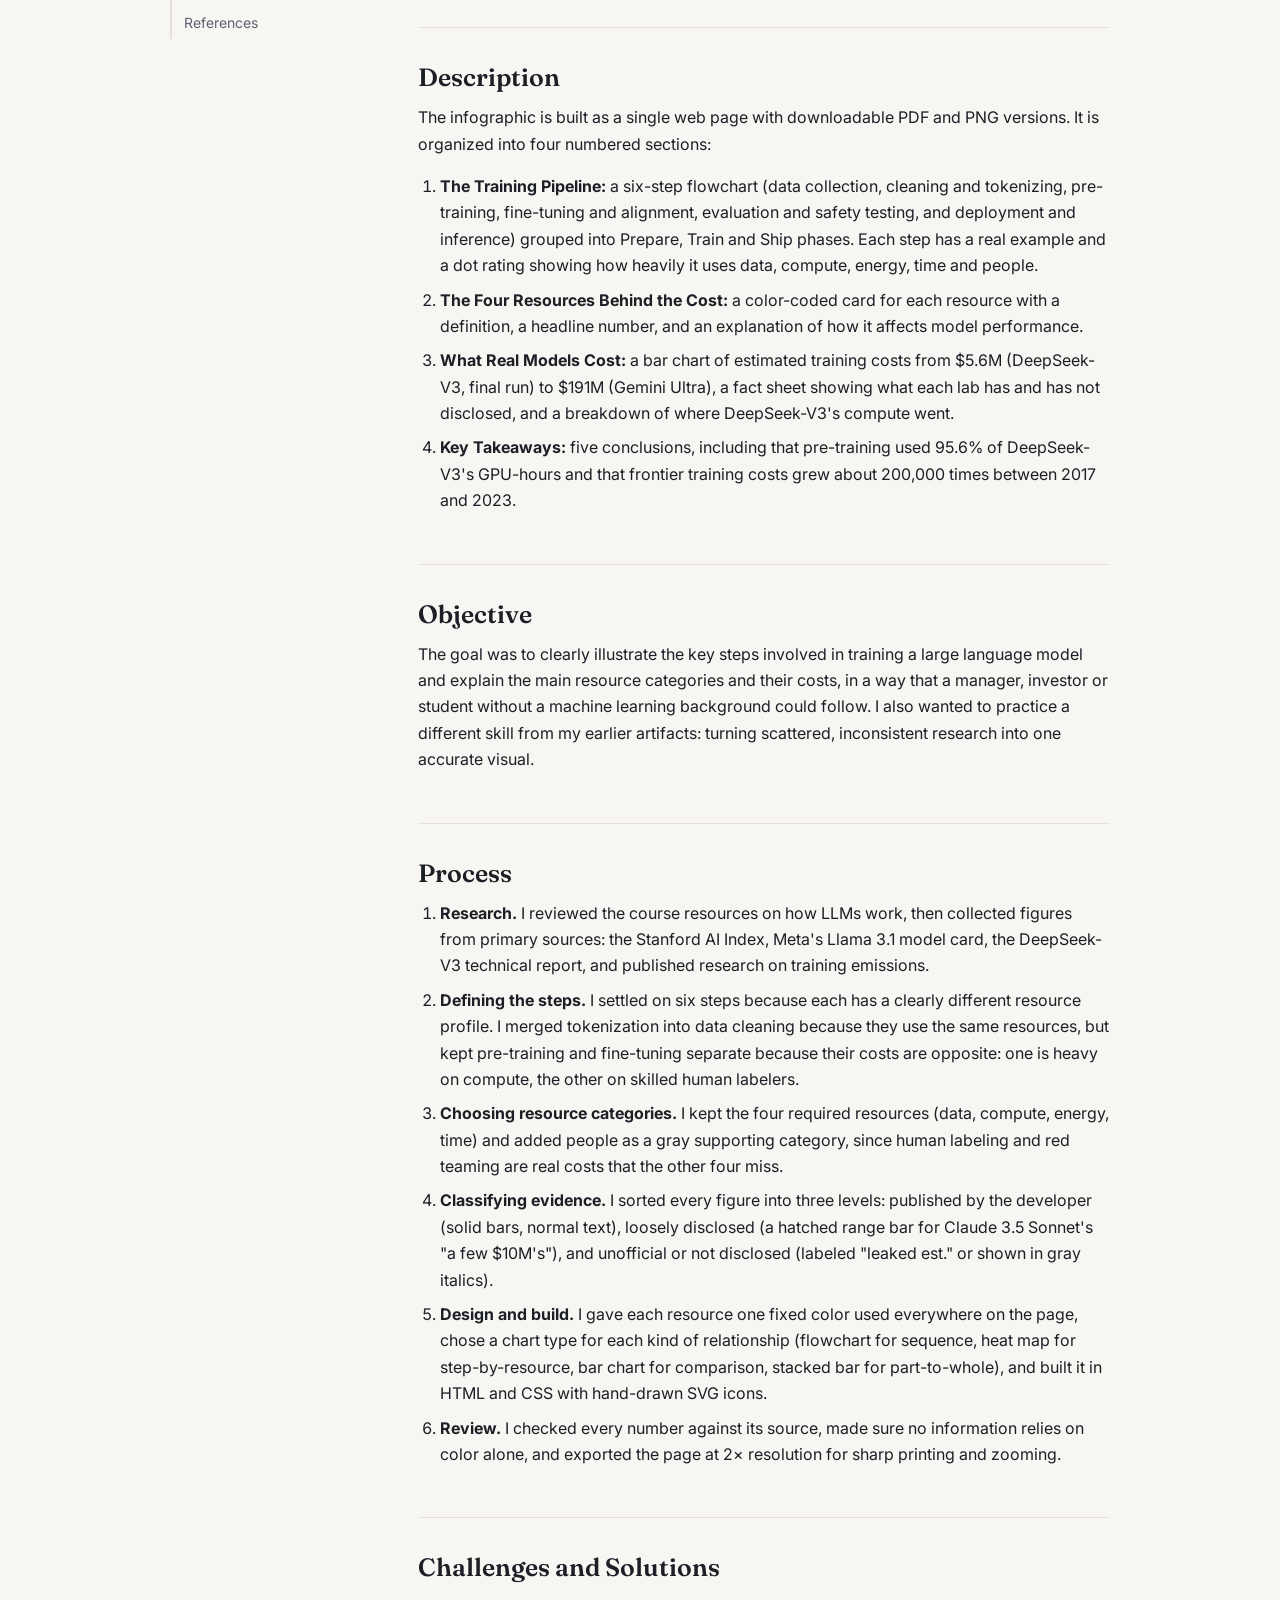
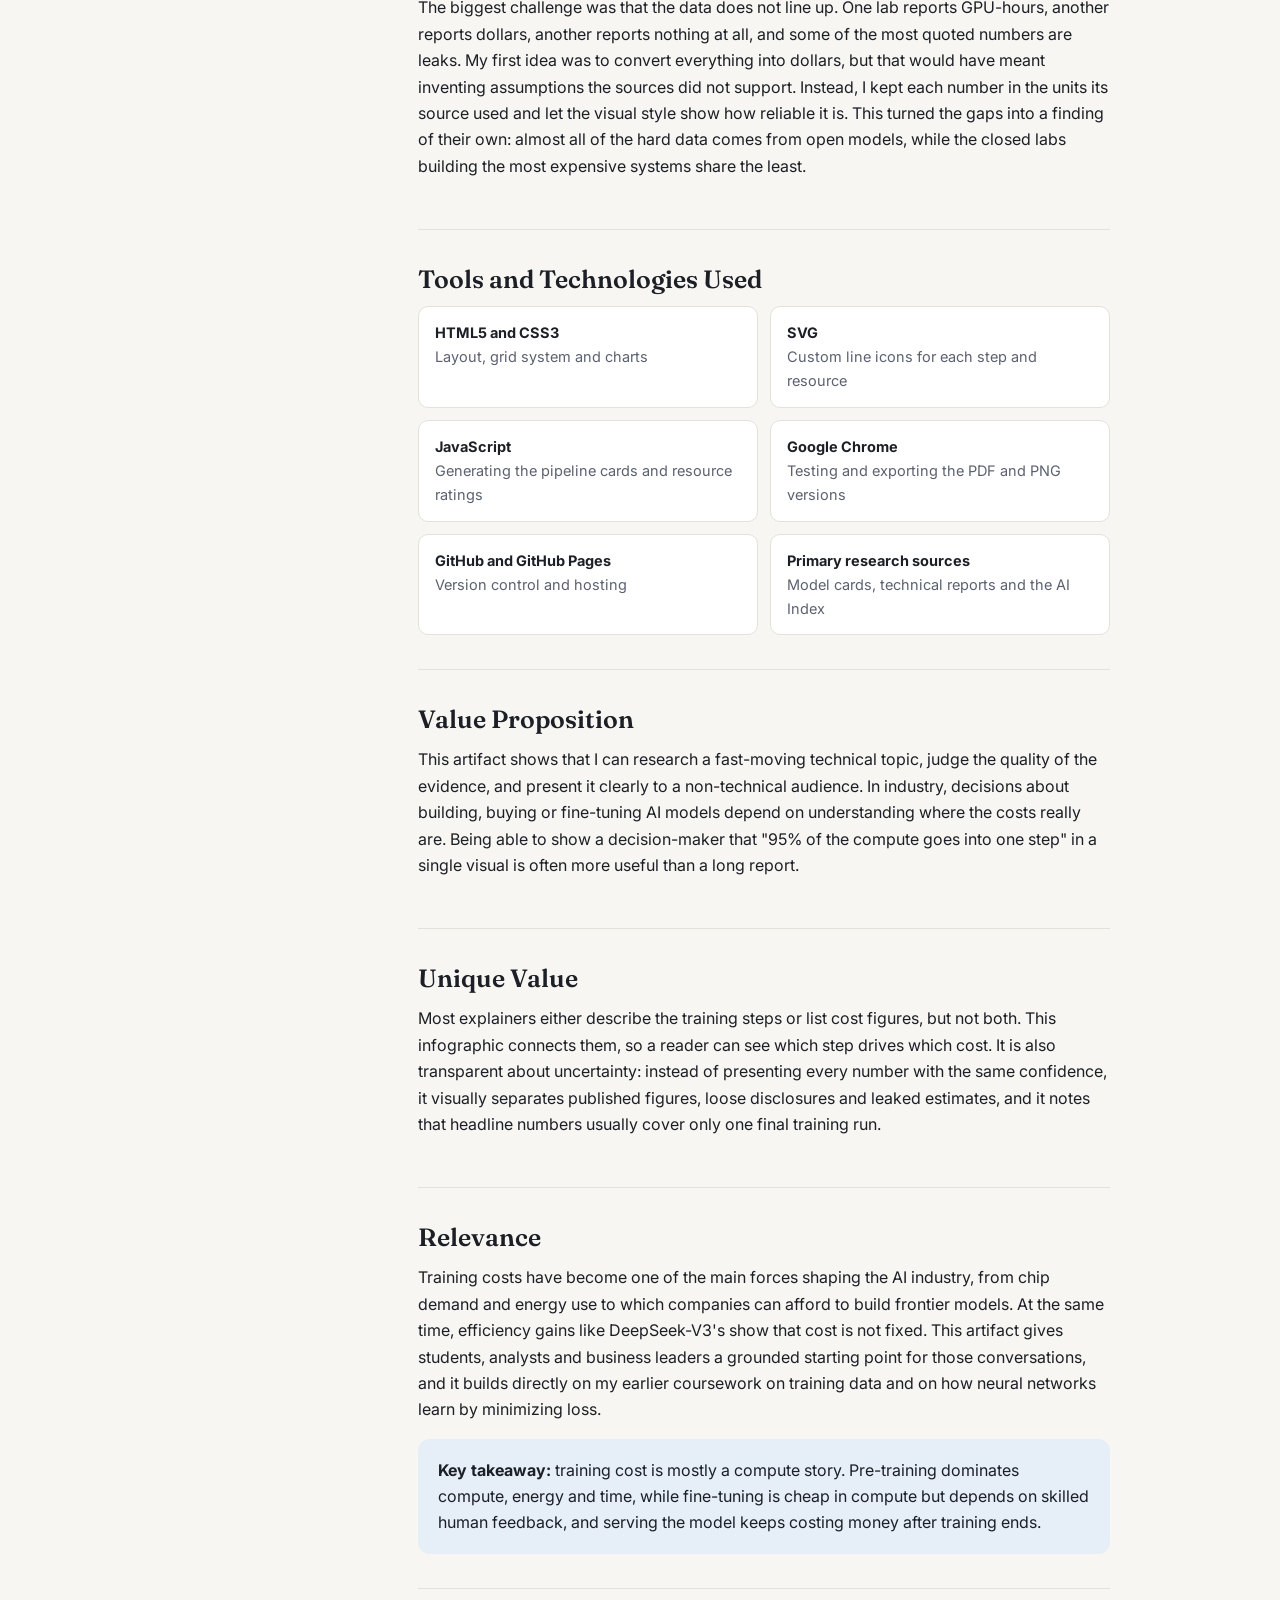
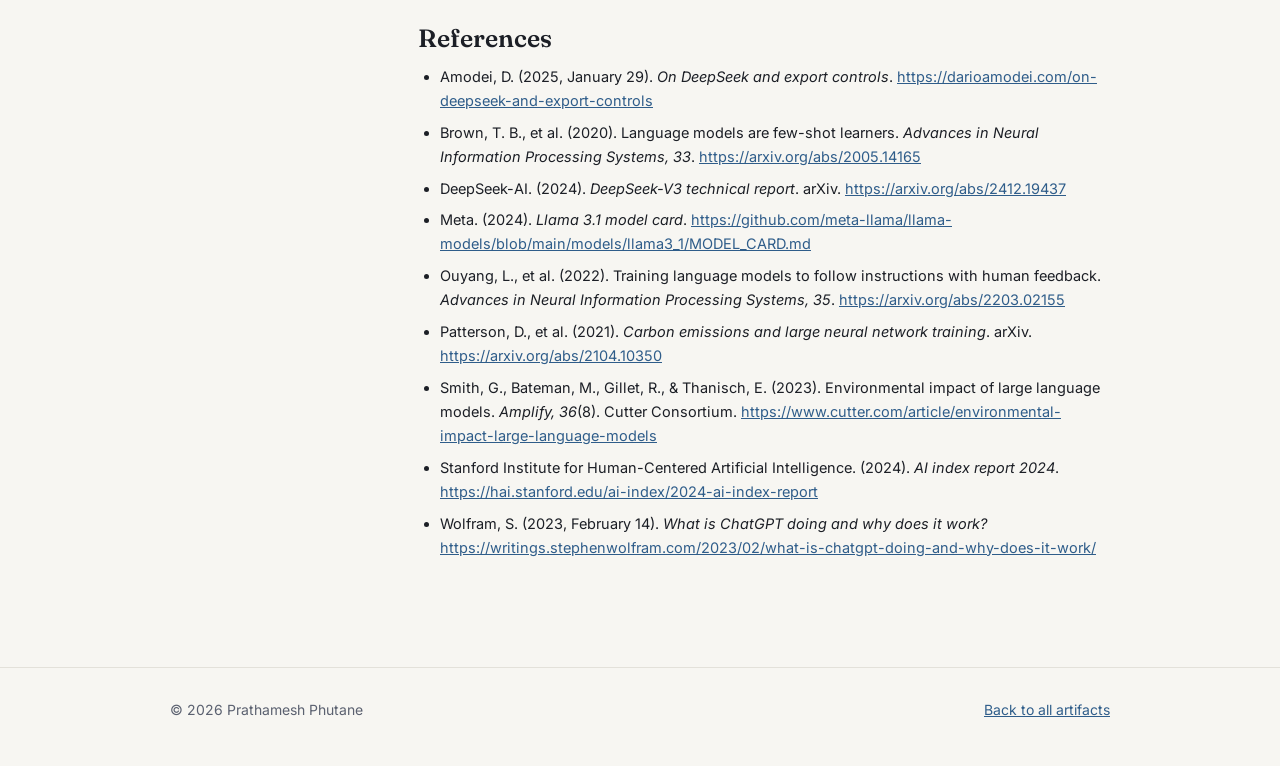
<file: artifacts/llm-training-costs/index.html>
<!doctype html>
<html lang="en">
<head>
<meta charset="utf-8">
<meta name="viewport" content="width=device-width, initial-scale=1">
<title>What It Takes to Train a Large Language Model | Prathamesh Phutane</title>
<meta name="description" content="Portfolio artifact: an infographic on the LLM training pipeline and the data, compute, energy and time costs behind GPT-4, Gemini, Llama, Claude and DeepSeek.">
<link rel="preconnect" href="https://fonts.googleapis.com">
<link href="https://fonts.googleapis.com/css2?family=Fraunces:opsz,wght@9..144,500;9..144,600&family=Inter:wght@400;500;600;700&display=swap" rel="stylesheet">
<link rel="stylesheet" href="../../assets/style.css">
<style>
  .crumbs { padding-top: 28px; font-size: 14px; color: var(--muted); }
  .crumbs a { color: var(--muted); text-decoration: none; }
  .crumbs a:hover { color: var(--ink); }
  .a-head { padding: 26px 0 36px; }
  .a-head h1 { font-size: clamp(32px, 5vw, 48px); }
  .meta { display: flex; flex-wrap: wrap; gap: 8px; margin-bottom: 26px; }

  .preview { padding: 0; overflow: hidden; }
  .preview a { display: block; }
  .preview img { width: 100%; max-height: 640px; object-fit: cover; object-position: top; border-bottom: 1px solid var(--line); }
  .preview .bar { display: flex; justify-content: space-between; align-items: center; flex-wrap: wrap; gap: 12px; padding: 16px 20px; }
  .preview .bar span { color: var(--muted); font-size: 14px; }

  .toc { position: sticky; top: 86px; font-size: 14px; }
  .toc a { display: block; color: var(--muted); text-decoration: none; padding: 5px 0 5px 12px; border-left: 2px solid var(--line); }
  .toc a:hover { color: var(--ink); border-left-color: var(--accent); }
  .layout { display: grid; grid-template-columns: 200px 1fr; gap: 48px; padding: 56px 0 24px; }
  article.write-up section { padding-bottom: 34px; margin-bottom: 34px; border-bottom: 1px solid var(--line); scroll-margin-top: 80px; }
  article.write-up section:last-child { border-bottom: 0; }
  article.write-up h2 { font-size: 25px; margin-bottom: 12px; }
  article.write-up ol, article.write-up ul { padding-left: 22px; margin: 0 0 16px; }
  article.write-up li { margin-bottom: 8px; }
  .tool-grid { display: grid; grid-template-columns: 1fr 1fr; gap: 12px; }
  .tool { background: var(--surface); border: 1px solid var(--line); border-radius: 10px; padding: 14px 16px; font-size: 14.5px; }
  .tool b { display: block; }
  .tool span { color: var(--muted); }
  .refs li { font-size: 14.5px; }
  .callout { background: var(--accent-soft); border-radius: 12px; padding: 18px 20px; }
  .callout p:last-child { margin: 0; }

  @media (max-width: 860px) {
    .layout { grid-template-columns: 1fr; gap: 0; padding-top: 40px; }
    .toc { display: none; }
    .tool-grid { grid-template-columns: 1fr; }
  }
</style>
</head>
<body>

<nav class="top">
  <div class="wrap">
    <a class="brand" href="../../"><span class="mono">PP</span>Prathamesh Phutane</a>
    <ul>
      <li><a href="../../#about">About</a></li>
      <li><a href="../../#artifacts">Artifacts</a></li>
    </ul>
  </div>
</nav>

<main class="wrap">
  <div class="crumbs"><a href="../../">Home</a> / <a href="../../#artifacts">Artifacts</a> / What It Takes to Train a Large Language Model</div>

  <header class="a-head">
    <p class="eyebrow">Artifact 3 &middot; Infographic</p>
    <h1>What It Takes to Train a Large Language Model</h1>
    <p class="lede">An infographic that walks through the six steps of training a generative AI model, explains the four resources that drive the cost, and compares what is publicly known about GPT-4, Gemini Ultra, Llama 3.1, Claude 3.5 Sonnet and DeepSeek-V3.</p>
    <div class="meta">
      <span class="pill">6-step training pipeline</span>
      <span class="pill">Data, compute, energy, time</span>
      <span class="pill">5 real models compared</span>
    </div>
  </header>

  <div class="card preview">
    <a href="infographic.html"><img src="infographic-preview.png" alt="Preview of the What It Takes to Train a Large Language Model infographic"></a>
    <div class="bar">
      <span>The full infographic is one tall page. Open it in the browser or download it.</span>
      <div class="btn-row">
        <a class="btn primary" href="infographic.html">Open the infographic</a>
        <a class="btn" href="LLM_Training_Infographic.pdf" download>Download PDF</a>
        <a class="btn" href="LLM_Training_Infographic.png" download>Download PNG</a>
      </div>
    </div>
  </div>

  <div class="layout">
    <nav class="toc" aria-label="Sections">
      <a href="#introduction">Introduction</a>
      <a href="#description">Description</a>
      <a href="#objective">Objective</a>
      <a href="#process">Process</a>
      <a href="#challenges">Challenges and Solutions</a>
      <a href="#tools">Tools and Technologies</a>
      <a href="#value">Value Proposition</a>
      <a href="#unique">Unique Value</a>
      <a href="#relevance">Relevance</a>
      <a href="#references">References</a>
    </nav>

    <article class="write-up">
      <section id="introduction">
        <h2>Introduction</h2>
        <p>People hear that a new AI model "cost hundreds of millions of dollars to train," but it is rarely clear what that money actually pays for. Is it the data? The chips? The electricity? The engineers? Before this project, I thought of training as one big event. While researching it, I found that it is really a chain of very different steps, and the cost is extremely uneven across them.</p>
        <p>This infographic is my attempt to make that chain visible. It shows the full path from raw data to a deployed chatbot and connects each step to the resources it consumes, using real figures wherever they have been published.</p>
      </section>

      <section id="description">
        <h2>Description</h2>
        <p>The infographic is built as a single web page with downloadable PDF and PNG versions. It is organized into four numbered sections:</p>
        <ol>
          <li><strong>The Training Pipeline:</strong> a six-step flowchart (data collection, cleaning and tokenizing, pre-training, fine-tuning and alignment, evaluation and safety testing, and deployment and inference) grouped into Prepare, Train and Ship phases. Each step has a real example and a dot rating showing how heavily it uses data, compute, energy, time and people.</li>
          <li><strong>The Four Resources Behind the Cost:</strong> a color-coded card for each resource with a definition, a headline number, and an explanation of how it affects model performance.</li>
          <li><strong>What Real Models Cost:</strong> a bar chart of estimated training costs from $5.6M (DeepSeek-V3, final run) to $191M (Gemini Ultra), a fact sheet showing what each lab has and has not disclosed, and a breakdown of where DeepSeek-V3's compute went.</li>
          <li><strong>Key Takeaways:</strong> five conclusions, including that pre-training used 95.6% of DeepSeek-V3's GPU-hours and that frontier training costs grew about 200,000 times between 2017 and 2023.</li>
        </ol>
      </section>

      <section id="objective">
        <h2>Objective</h2>
        <p>The goal was to clearly illustrate the key steps involved in training a large language model and explain the main resource categories and their costs, in a way that a manager, investor or student without a machine learning background could follow. I also wanted to practice a different skill from my earlier artifacts: turning scattered, inconsistent research into one accurate visual.</p>
      </section>

      <section id="process">
        <h2>Process</h2>
        <ol>
          <li><strong>Research.</strong> I reviewed the course resources on how LLMs work, then collected figures from primary sources: the Stanford AI Index, Meta's Llama 3.1 model card, the DeepSeek-V3 technical report, and published research on training emissions.</li>
          <li><strong>Defining the steps.</strong> I settled on six steps because each has a clearly different resource profile. I merged tokenization into data cleaning because they use the same resources, but kept pre-training and fine-tuning separate because their costs are opposite: one is heavy on compute, the other on skilled human labelers.</li>
          <li><strong>Choosing resource categories.</strong> I kept the four required resources (data, compute, energy, time) and added people as a gray supporting category, since human labeling and red teaming are real costs that the other four miss.</li>
          <li><strong>Classifying evidence.</strong> I sorted every figure into three levels: published by the developer (solid bars, normal text), loosely disclosed (a hatched range bar for Claude 3.5 Sonnet's "a few $10M's"), and unofficial or not disclosed (labeled "leaked est." or shown in gray italics).</li>
          <li><strong>Design and build.</strong> I gave each resource one fixed color used everywhere on the page, chose a chart type for each kind of relationship (flowchart for sequence, heat map for step-by-resource, bar chart for comparison, stacked bar for part-to-whole), and built it in HTML and CSS with hand-drawn SVG icons.</li>
          <li><strong>Review.</strong> I checked every number against its source, made sure no information relies on color alone, and exported the page at 2&times; resolution for sharp printing and zooming.</li>
        </ol>
      </section>

      <section id="challenges">
        <h2>Challenges and Solutions</h2>
        <p>The biggest challenge was that the data does not line up. One lab reports GPU-hours, another reports dollars, another reports nothing at all, and some of the most quoted numbers are leaks. My first idea was to convert everything into dollars, but that would have meant inventing assumptions the sources did not support. Instead, I kept each number in the units its source used and let the visual style show how reliable it is. This turned the gaps into a finding of their own: almost all of the hard data comes from open models, while the closed labs building the most expensive systems share the least.</p>
      </section>

      <section id="tools">
        <h2>Tools and Technologies Used</h2>
        <div class="tool-grid">
          <div class="tool"><b>HTML5 and CSS3</b><span>Layout, grid system and charts</span></div>
          <div class="tool"><b>SVG</b><span>Custom line icons for each step and resource</span></div>
          <div class="tool"><b>JavaScript</b><span>Generating the pipeline cards and resource ratings</span></div>
          <div class="tool"><b>Google Chrome</b><span>Testing and exporting the PDF and PNG versions</span></div>
          <div class="tool"><b>GitHub and GitHub Pages</b><span>Version control and hosting</span></div>
          <div class="tool"><b>Primary research sources</b><span>Model cards, technical reports and the AI Index</span></div>
        </div>
      </section>

      <section id="value">
        <h2>Value Proposition</h2>
        <p>This artifact shows that I can research a fast-moving technical topic, judge the quality of the evidence, and present it clearly to a non-technical audience. In industry, decisions about building, buying or fine-tuning AI models depend on understanding where the costs really are. Being able to show a decision-maker that "95% of the compute goes into one step" in a single visual is often more useful than a long report.</p>
      </section>

      <section id="unique">
        <h2>Unique Value</h2>
        <p>Most explainers either describe the training steps or list cost figures, but not both. This infographic connects them, so a reader can see which step drives which cost. It is also transparent about uncertainty: instead of presenting every number with the same confidence, it visually separates published figures, loose disclosures and leaked estimates, and it notes that headline numbers usually cover only one final training run.</p>
      </section>

      <section id="relevance">
        <h2>Relevance</h2>
        <p>Training costs have become one of the main forces shaping the AI industry, from chip demand and energy use to which companies can afford to build frontier models. At the same time, efficiency gains like DeepSeek-V3's show that cost is not fixed. This artifact gives students, analysts and business leaders a grounded starting point for those conversations, and it builds directly on my earlier coursework on training data and on how neural networks learn by minimizing loss.</p>
        <div class="callout"><p><strong>Key takeaway:</strong> training cost is mostly a compute story. Pre-training dominates compute, energy and time, while fine-tuning is cheap in compute but depends on skilled human feedback, and serving the model keeps costing money after training ends.</p></div>
      </section>

      <section id="references">
        <h2>References</h2>
        <ul class="refs">
          <li>Amodei, D. (2025, January 29). <em>On DeepSeek and export controls</em>. <a href="https://darioamodei.com/on-deepseek-and-export-controls">https://darioamodei.com/on-deepseek-and-export-controls</a></li>
          <li>Brown, T. B., et al. (2020). Language models are few-shot learners. <em>Advances in Neural Information Processing Systems, 33</em>. <a href="https://arxiv.org/abs/2005.14165">https://arxiv.org/abs/2005.14165</a></li>
          <li>DeepSeek-AI. (2024). <em>DeepSeek-V3 technical report</em>. arXiv. <a href="https://arxiv.org/abs/2412.19437">https://arxiv.org/abs/2412.19437</a></li>
          <li>Meta. (2024). <em>Llama 3.1 model card</em>. <a href="https://github.com/meta-llama/llama-models/blob/main/models/llama3_1/MODEL_CARD.md">https://github.com/meta-llama/llama-models/blob/main/models/llama3_1/MODEL_CARD.md</a></li>
          <li>Ouyang, L., et al. (2022). Training language models to follow instructions with human feedback. <em>Advances in Neural Information Processing Systems, 35</em>. <a href="https://arxiv.org/abs/2203.02155">https://arxiv.org/abs/2203.02155</a></li>
          <li>Patterson, D., et al. (2021). <em>Carbon emissions and large neural network training</em>. arXiv. <a href="https://arxiv.org/abs/2104.10350">https://arxiv.org/abs/2104.10350</a></li>
          <li>Smith, G., Bateman, M., Gillet, R., &amp; Thanisch, E. (2023). Environmental impact of large language models. <em>Amplify, 36</em>(8). Cutter Consortium. <a href="https://www.cutter.com/article/environmental-impact-large-language-models">https://www.cutter.com/article/environmental-impact-large-language-models</a></li>
          <li>Stanford Institute for Human-Centered Artificial Intelligence. (2024). <em>AI index report 2024</em>. <a href="https://hai.stanford.edu/ai-index/2024-ai-index-report">https://hai.stanford.edu/ai-index/2024-ai-index-report</a></li>
          <li>Wolfram, S. (2023, February 14). <em>What is ChatGPT doing and why does it work?</em> <a href="https://writings.stephenwolfram.com/2023/02/what-is-chatgpt-doing-and-why-does-it-work/">https://writings.stephenwolfram.com/2023/02/what-is-chatgpt-doing-and-why-does-it-work/</a></li>
        </ul>
      </section>
    </article>
  </div>
</main>

<footer class="site">
  <div class="wrap">
    <span>&copy; 2026 Prathamesh Phutane</span>
    <a href="../../#artifacts">Back to all artifacts</a>
  </div>
</footer>

</body>
</html>
</file>
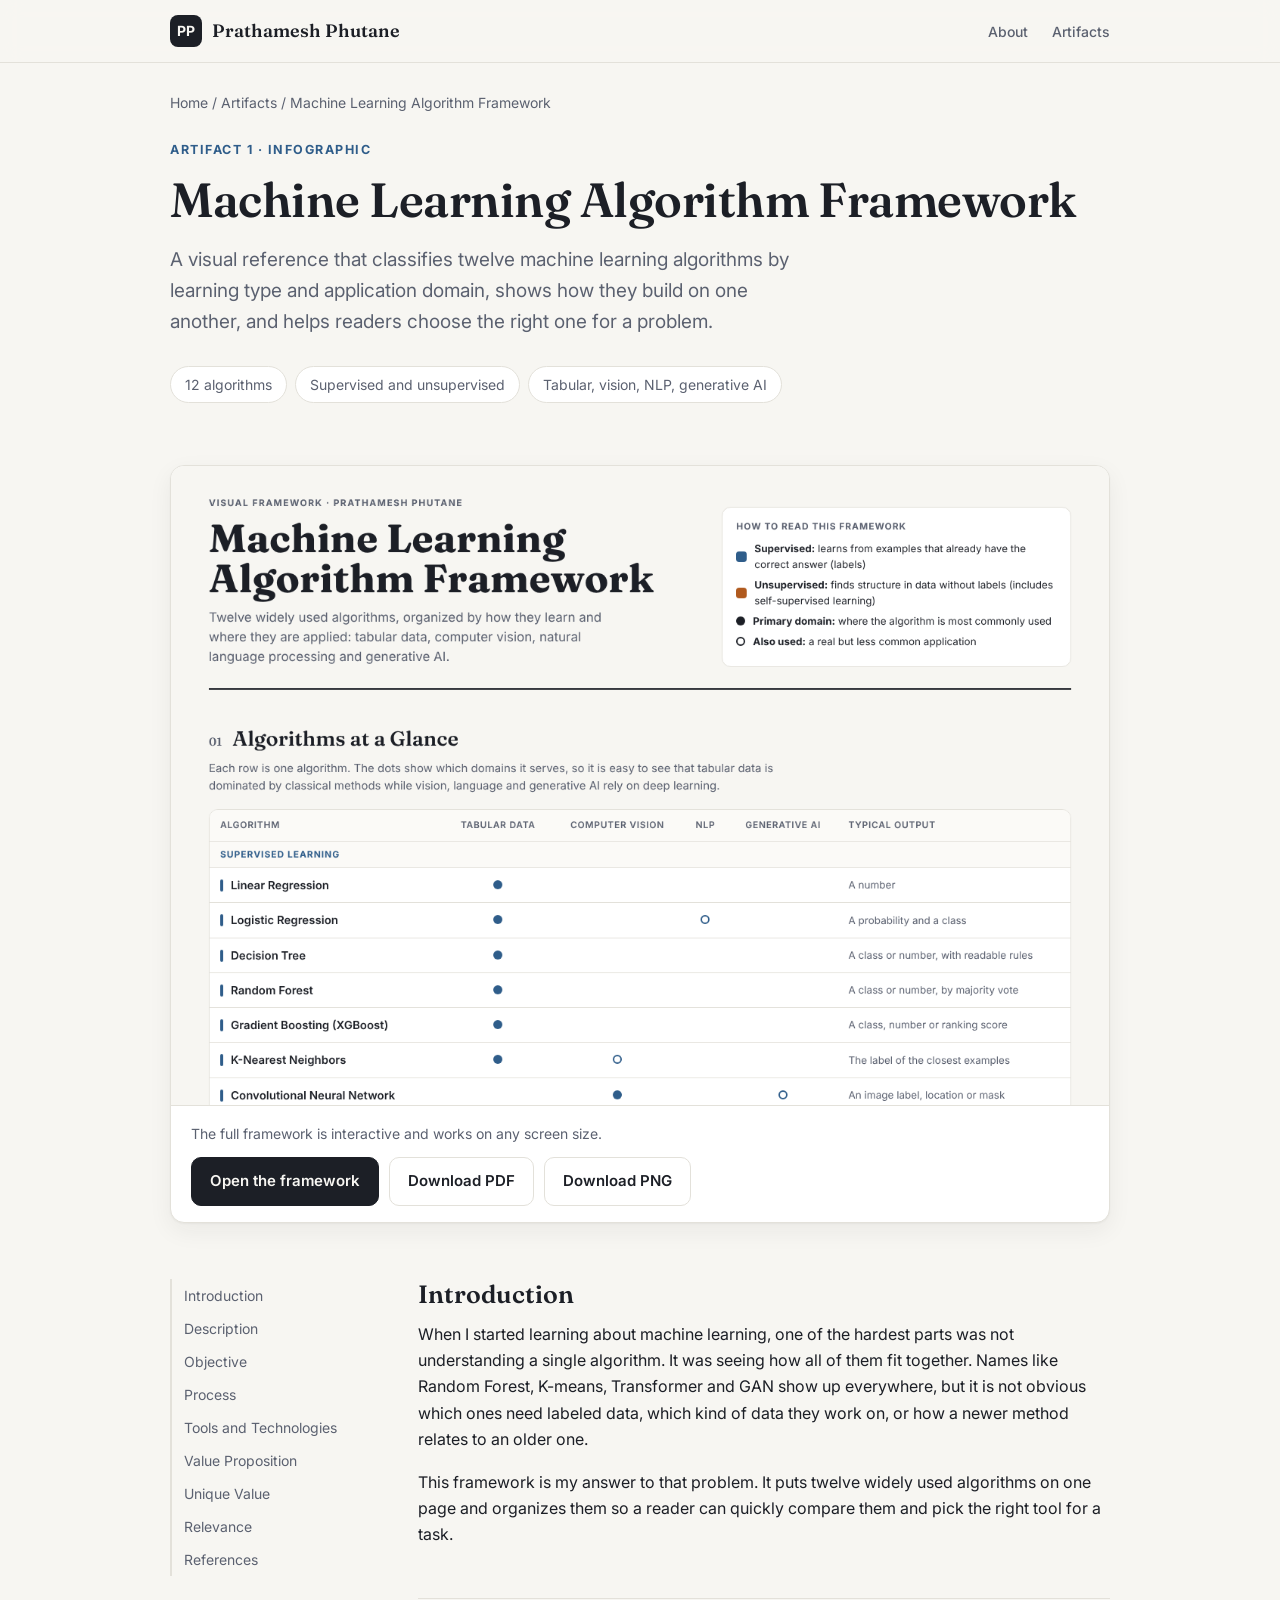
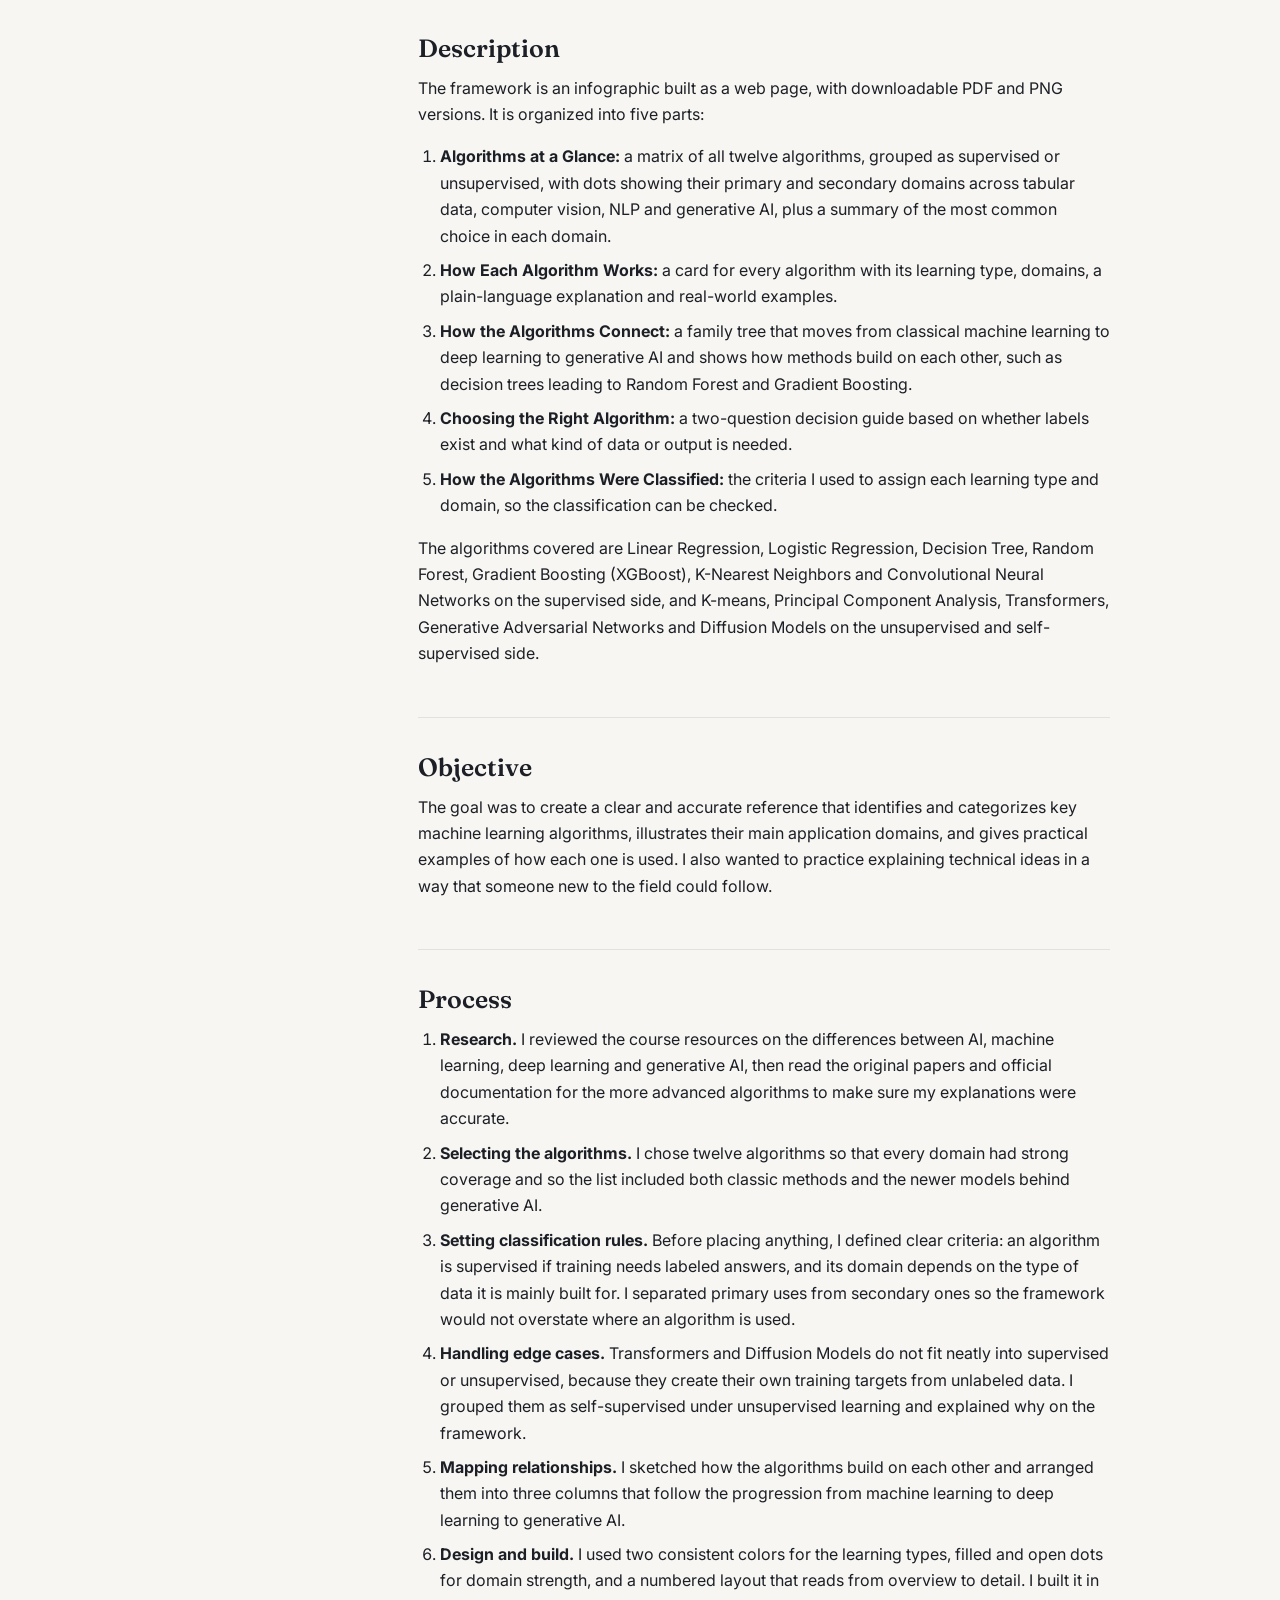
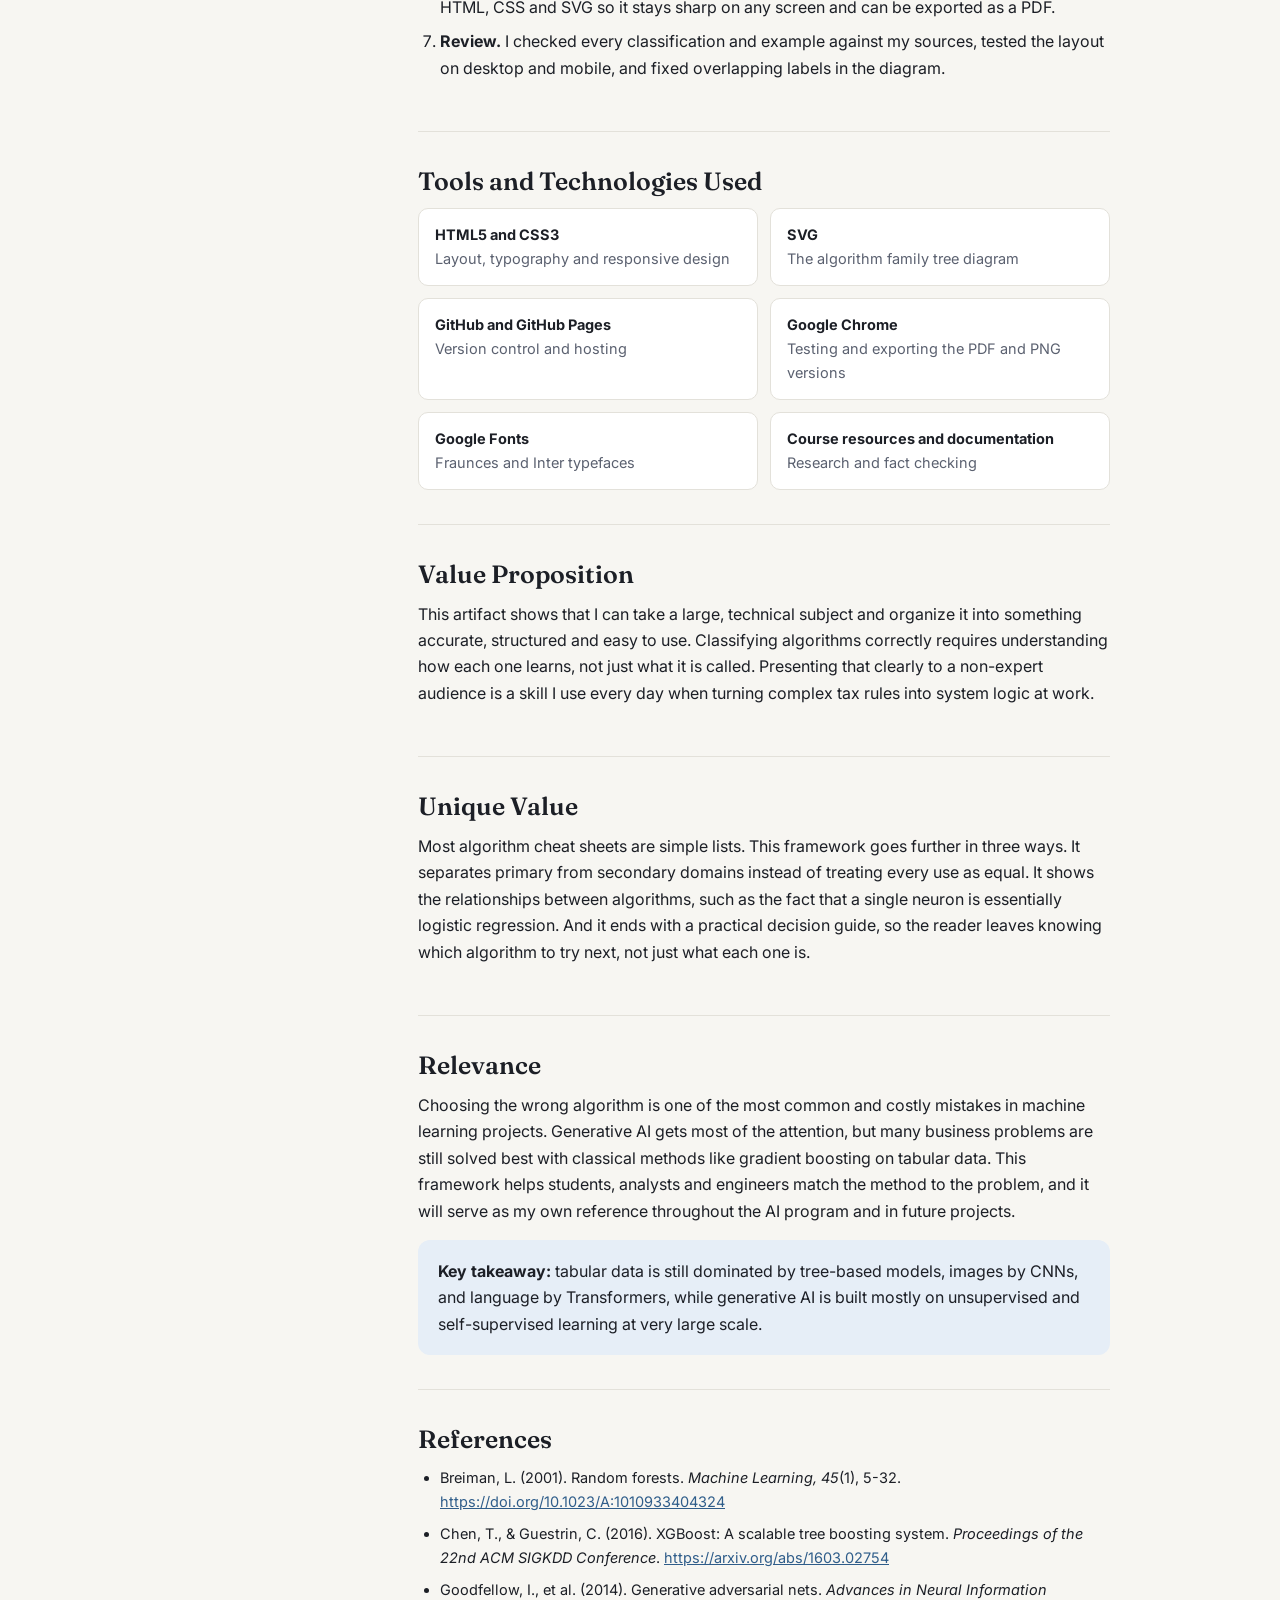
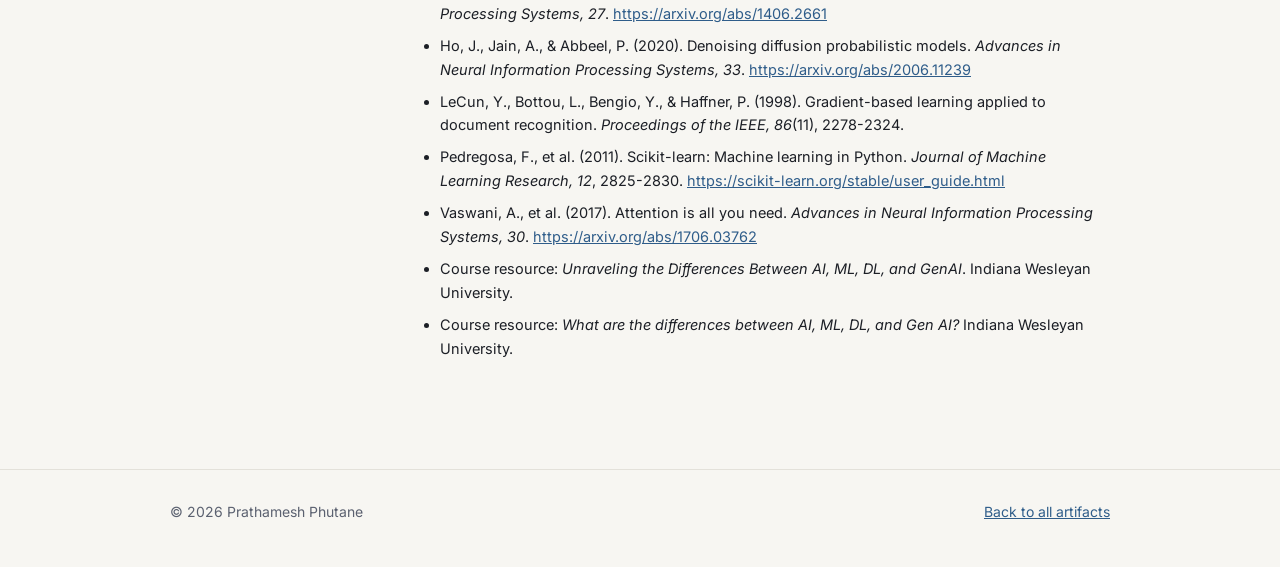
<file: artifacts/ml-algorithm-framework/index.html>
<!doctype html>
<html lang="en">
<head>
<meta charset="utf-8">
<meta name="viewport" content="width=device-width, initial-scale=1">
<title>Machine Learning Algorithm Framework | Prathamesh Phutane</title>
<meta name="description" content="Portfolio artifact: a visual framework of twelve machine learning algorithms by learning type and application domain.">
<link rel="preconnect" href="https://fonts.googleapis.com">
<link href="https://fonts.googleapis.com/css2?family=Fraunces:opsz,wght@9..144,500;9..144,600&family=Inter:wght@400;500;600;700&display=swap" rel="stylesheet">
<link rel="stylesheet" href="../../assets/style.css">
<style>
  .crumbs { padding-top: 28px; font-size: 14px; color: var(--muted); }
  .crumbs a { color: var(--muted); text-decoration: none; }
  .crumbs a:hover { color: var(--ink); }
  .a-head { padding: 26px 0 36px; }
  .a-head h1 { font-size: clamp(32px, 5vw, 48px); }
  .meta { display: flex; flex-wrap: wrap; gap: 8px; margin-bottom: 26px; }

  .preview { padding: 0; overflow: hidden; }
  .preview a { display: block; }
  .preview img { width: 100%; max-height: 640px; object-fit: cover; object-position: top; border-bottom: 1px solid var(--line); }
  .preview .bar { display: flex; justify-content: space-between; align-items: center; flex-wrap: wrap; gap: 12px; padding: 16px 20px; }
  .preview .bar span { color: var(--muted); font-size: 14px; }

  .toc { position: sticky; top: 86px; font-size: 14px; }
  .toc a { display: block; color: var(--muted); text-decoration: none; padding: 5px 0 5px 12px; border-left: 2px solid var(--line); }
  .toc a:hover { color: var(--ink); border-left-color: var(--accent); }
  .layout { display: grid; grid-template-columns: 200px 1fr; gap: 48px; padding: 56px 0 24px; }
  article.write-up section { padding-bottom: 34px; margin-bottom: 34px; border-bottom: 1px solid var(--line); scroll-margin-top: 80px; }
  article.write-up section:last-child { border-bottom: 0; }
  article.write-up h2 { font-size: 25px; margin-bottom: 12px; }
  article.write-up ol, article.write-up ul { padding-left: 22px; margin: 0 0 16px; }
  article.write-up li { margin-bottom: 8px; }
  .tool-grid { display: grid; grid-template-columns: 1fr 1fr; gap: 12px; }
  .tool { background: var(--surface); border: 1px solid var(--line); border-radius: 10px; padding: 14px 16px; font-size: 14.5px; }
  .tool b { display: block; }
  .tool span { color: var(--muted); }
  .refs li { font-size: 14.5px; }
  .callout { background: var(--accent-soft); border-radius: 12px; padding: 18px 20px; }
  .callout p:last-child { margin: 0; }

  @media (max-width: 860px) {
    .layout { grid-template-columns: 1fr; gap: 0; padding-top: 40px; }
    .toc { display: none; }
    .tool-grid { grid-template-columns: 1fr; }
  }
</style>
</head>
<body>

<nav class="top">
  <div class="wrap">
    <a class="brand" href="../../"><span class="mono">PP</span>Prathamesh Phutane</a>
    <ul>
      <li><a href="../../#about">About</a></li>
      <li><a href="../../#artifacts">Artifacts</a></li>
    </ul>
  </div>
</nav>

<main class="wrap">
  <div class="crumbs"><a href="../../">Home</a> / <a href="../../#artifacts">Artifacts</a> / Machine Learning Algorithm Framework</div>

  <header class="a-head">
    <p class="eyebrow">Artifact 1 &middot; Infographic</p>
    <h1>Machine Learning Algorithm Framework</h1>
    <p class="lede">A visual reference that classifies twelve machine learning algorithms by learning type and application domain, shows how they build on one another, and helps readers choose the right one for a problem.</p>
    <div class="meta">
      <span class="pill">12 algorithms</span>
      <span class="pill">Supervised and unsupervised</span>
      <span class="pill">Tabular, vision, NLP, generative AI</span>
    </div>
  </header>

  <div class="card preview">
    <a href="framework.html"><img src="framework-preview.png" alt="Machine Learning Algorithm Framework infographic preview"></a>
    <div class="bar">
      <span>The full framework is interactive and works on any screen size.</span>
      <div class="btn-row">
        <a class="btn primary" href="framework.html">Open the framework</a>
        <a class="btn" href="ML-Algorithm-Framework.pdf" download>Download PDF</a>
        <a class="btn" href="ML-Algorithm-Framework.png" download>Download PNG</a>
      </div>
    </div>
  </div>

  <div class="layout">
    <nav class="toc" aria-label="Sections">
      <a href="#introduction">Introduction</a>
      <a href="#description">Description</a>
      <a href="#objective">Objective</a>
      <a href="#process">Process</a>
      <a href="#tools">Tools and Technologies</a>
      <a href="#value">Value Proposition</a>
      <a href="#unique">Unique Value</a>
      <a href="#relevance">Relevance</a>
      <a href="#references">References</a>
    </nav>

    <article class="write-up">
      <section id="introduction">
        <h2>Introduction</h2>
        <p>When I started learning about machine learning, one of the hardest parts was not understanding a single algorithm. It was seeing how all of them fit together. Names like Random Forest, K-means, Transformer and GAN show up everywhere, but it is not obvious which ones need labeled data, which kind of data they work on, or how a newer method relates to an older one.</p>
        <p>This framework is my answer to that problem. It puts twelve widely used algorithms on one page and organizes them so a reader can quickly compare them and pick the right tool for a task.</p>
      </section>

      <section id="description">
        <h2>Description</h2>
        <p>The framework is an infographic built as a web page, with downloadable PDF and PNG versions. It is organized into five parts:</p>
        <ol>
          <li><strong>Algorithms at a Glance:</strong> a matrix of all twelve algorithms, grouped as supervised or unsupervised, with dots showing their primary and secondary domains across tabular data, computer vision, NLP and generative AI, plus a summary of the most common choice in each domain.</li>
          <li><strong>How Each Algorithm Works:</strong> a card for every algorithm with its learning type, domains, a plain-language explanation and real-world examples.</li>
          <li><strong>How the Algorithms Connect:</strong> a family tree that moves from classical machine learning to deep learning to generative AI and shows how methods build on each other, such as decision trees leading to Random Forest and Gradient Boosting.</li>
          <li><strong>Choosing the Right Algorithm:</strong> a two-question decision guide based on whether labels exist and what kind of data or output is needed.</li>
          <li><strong>How the Algorithms Were Classified:</strong> the criteria I used to assign each learning type and domain, so the classification can be checked.</li>
        </ol>
        <p>The algorithms covered are Linear Regression, Logistic Regression, Decision Tree, Random Forest, Gradient Boosting (XGBoost), K-Nearest Neighbors and Convolutional Neural Networks on the supervised side, and K-means, Principal Component Analysis, Transformers, Generative Adversarial Networks and Diffusion Models on the unsupervised and self-supervised side.</p>
      </section>

      <section id="objective">
        <h2>Objective</h2>
        <p>The goal was to create a clear and accurate reference that identifies and categorizes key machine learning algorithms, illustrates their main application domains, and gives practical examples of how each one is used. I also wanted to practice explaining technical ideas in a way that someone new to the field could follow.</p>
      </section>

      <section id="process">
        <h2>Process</h2>
        <ol>
          <li><strong>Research.</strong> I reviewed the course resources on the differences between AI, machine learning, deep learning and generative AI, then read the original papers and official documentation for the more advanced algorithms to make sure my explanations were accurate.</li>
          <li><strong>Selecting the algorithms.</strong> I chose twelve algorithms so that every domain had strong coverage and so the list included both classic methods and the newer models behind generative AI.</li>
          <li><strong>Setting classification rules.</strong> Before placing anything, I defined clear criteria: an algorithm is supervised if training needs labeled answers, and its domain depends on the type of data it is mainly built for. I separated primary uses from secondary ones so the framework would not overstate where an algorithm is used.</li>
          <li><strong>Handling edge cases.</strong> Transformers and Diffusion Models do not fit neatly into supervised or unsupervised, because they create their own training targets from unlabeled data. I grouped them as self-supervised under unsupervised learning and explained why on the framework.</li>
          <li><strong>Mapping relationships.</strong> I sketched how the algorithms build on each other and arranged them into three columns that follow the progression from machine learning to deep learning to generative AI.</li>
          <li><strong>Design and build.</strong> I used two consistent colors for the learning types, filled and open dots for domain strength, and a numbered layout that reads from overview to detail. I built it in HTML, CSS and SVG so it stays sharp on any screen and can be exported as a PDF.</li>
          <li><strong>Review.</strong> I checked every classification and example against my sources, tested the layout on desktop and mobile, and fixed overlapping labels in the diagram.</li>
        </ol>
      </section>

      <section id="tools">
        <h2>Tools and Technologies Used</h2>
        <div class="tool-grid">
          <div class="tool"><b>HTML5 and CSS3</b><span>Layout, typography and responsive design</span></div>
          <div class="tool"><b>SVG</b><span>The algorithm family tree diagram</span></div>
          <div class="tool"><b>GitHub and GitHub Pages</b><span>Version control and hosting</span></div>
          <div class="tool"><b>Google Chrome</b><span>Testing and exporting the PDF and PNG versions</span></div>
          <div class="tool"><b>Google Fonts</b><span>Fraunces and Inter typefaces</span></div>
          <div class="tool"><b>Course resources and documentation</b><span>Research and fact checking</span></div>
        </div>
      </section>

      <section id="value">
        <h2>Value Proposition</h2>
        <p>This artifact shows that I can take a large, technical subject and organize it into something accurate, structured and easy to use. Classifying algorithms correctly requires understanding how each one learns, not just what it is called. Presenting that clearly to a non-expert audience is a skill I use every day when turning complex tax rules into system logic at work.</p>
      </section>

      <section id="unique">
        <h2>Unique Value</h2>
        <p>Most algorithm cheat sheets are simple lists. This framework goes further in three ways. It separates primary from secondary domains instead of treating every use as equal. It shows the relationships between algorithms, such as the fact that a single neuron is essentially logistic regression. And it ends with a practical decision guide, so the reader leaves knowing which algorithm to try next, not just what each one is.</p>
      </section>

      <section id="relevance">
        <h2>Relevance</h2>
        <p>Choosing the wrong algorithm is one of the most common and costly mistakes in machine learning projects. Generative AI gets most of the attention, but many business problems are still solved best with classical methods like gradient boosting on tabular data. This framework helps students, analysts and engineers match the method to the problem, and it will serve as my own reference throughout the AI program and in future projects.</p>
        <div class="callout"><p><strong>Key takeaway:</strong> tabular data is still dominated by tree-based models, images by CNNs, and language by Transformers, while generative AI is built mostly on unsupervised and self-supervised learning at very large scale.</p></div>
      </section>

      <section id="references">
        <h2>References</h2>
        <ul class="refs">
          <li>Breiman, L. (2001). Random forests. <em>Machine Learning, 45</em>(1), 5-32. <a href="https://doi.org/10.1023/A:1010933404324">https://doi.org/10.1023/A:1010933404324</a></li>
          <li>Chen, T., &amp; Guestrin, C. (2016). XGBoost: A scalable tree boosting system. <em>Proceedings of the 22nd ACM SIGKDD Conference</em>. <a href="https://arxiv.org/abs/1603.02754">https://arxiv.org/abs/1603.02754</a></li>
          <li>Goodfellow, I., et al. (2014). Generative adversarial nets. <em>Advances in Neural Information Processing Systems, 27</em>. <a href="https://arxiv.org/abs/1406.2661">https://arxiv.org/abs/1406.2661</a></li>
          <li>Ho, J., Jain, A., &amp; Abbeel, P. (2020). Denoising diffusion probabilistic models. <em>Advances in Neural Information Processing Systems, 33</em>. <a href="https://arxiv.org/abs/2006.11239">https://arxiv.org/abs/2006.11239</a></li>
          <li>LeCun, Y., Bottou, L., Bengio, Y., &amp; Haffner, P. (1998). Gradient-based learning applied to document recognition. <em>Proceedings of the IEEE, 86</em>(11), 2278-2324.</li>
          <li>Pedregosa, F., et al. (2011). Scikit-learn: Machine learning in Python. <em>Journal of Machine Learning Research, 12</em>, 2825-2830. <a href="https://scikit-learn.org/stable/user_guide.html">https://scikit-learn.org/stable/user_guide.html</a></li>
          <li>Vaswani, A., et al. (2017). Attention is all you need. <em>Advances in Neural Information Processing Systems, 30</em>. <a href="https://arxiv.org/abs/1706.03762">https://arxiv.org/abs/1706.03762</a></li>
          <li>Course resource: <em>Unraveling the Differences Between AI, ML, DL, and GenAI</em>. Indiana Wesleyan University.</li>
          <li>Course resource: <em>What are the differences between AI, ML, DL, and Gen AI?</em> Indiana Wesleyan University.</li>
        </ul>
      </section>
    </article>
  </div>
</main>

<footer class="site">
  <div class="wrap">
    <span>&copy; 2026 Prathamesh Phutane</span>
    <a href="../../#artifacts">Back to all artifacts</a>
  </div>
</footer>

</body>
</html>
</file>
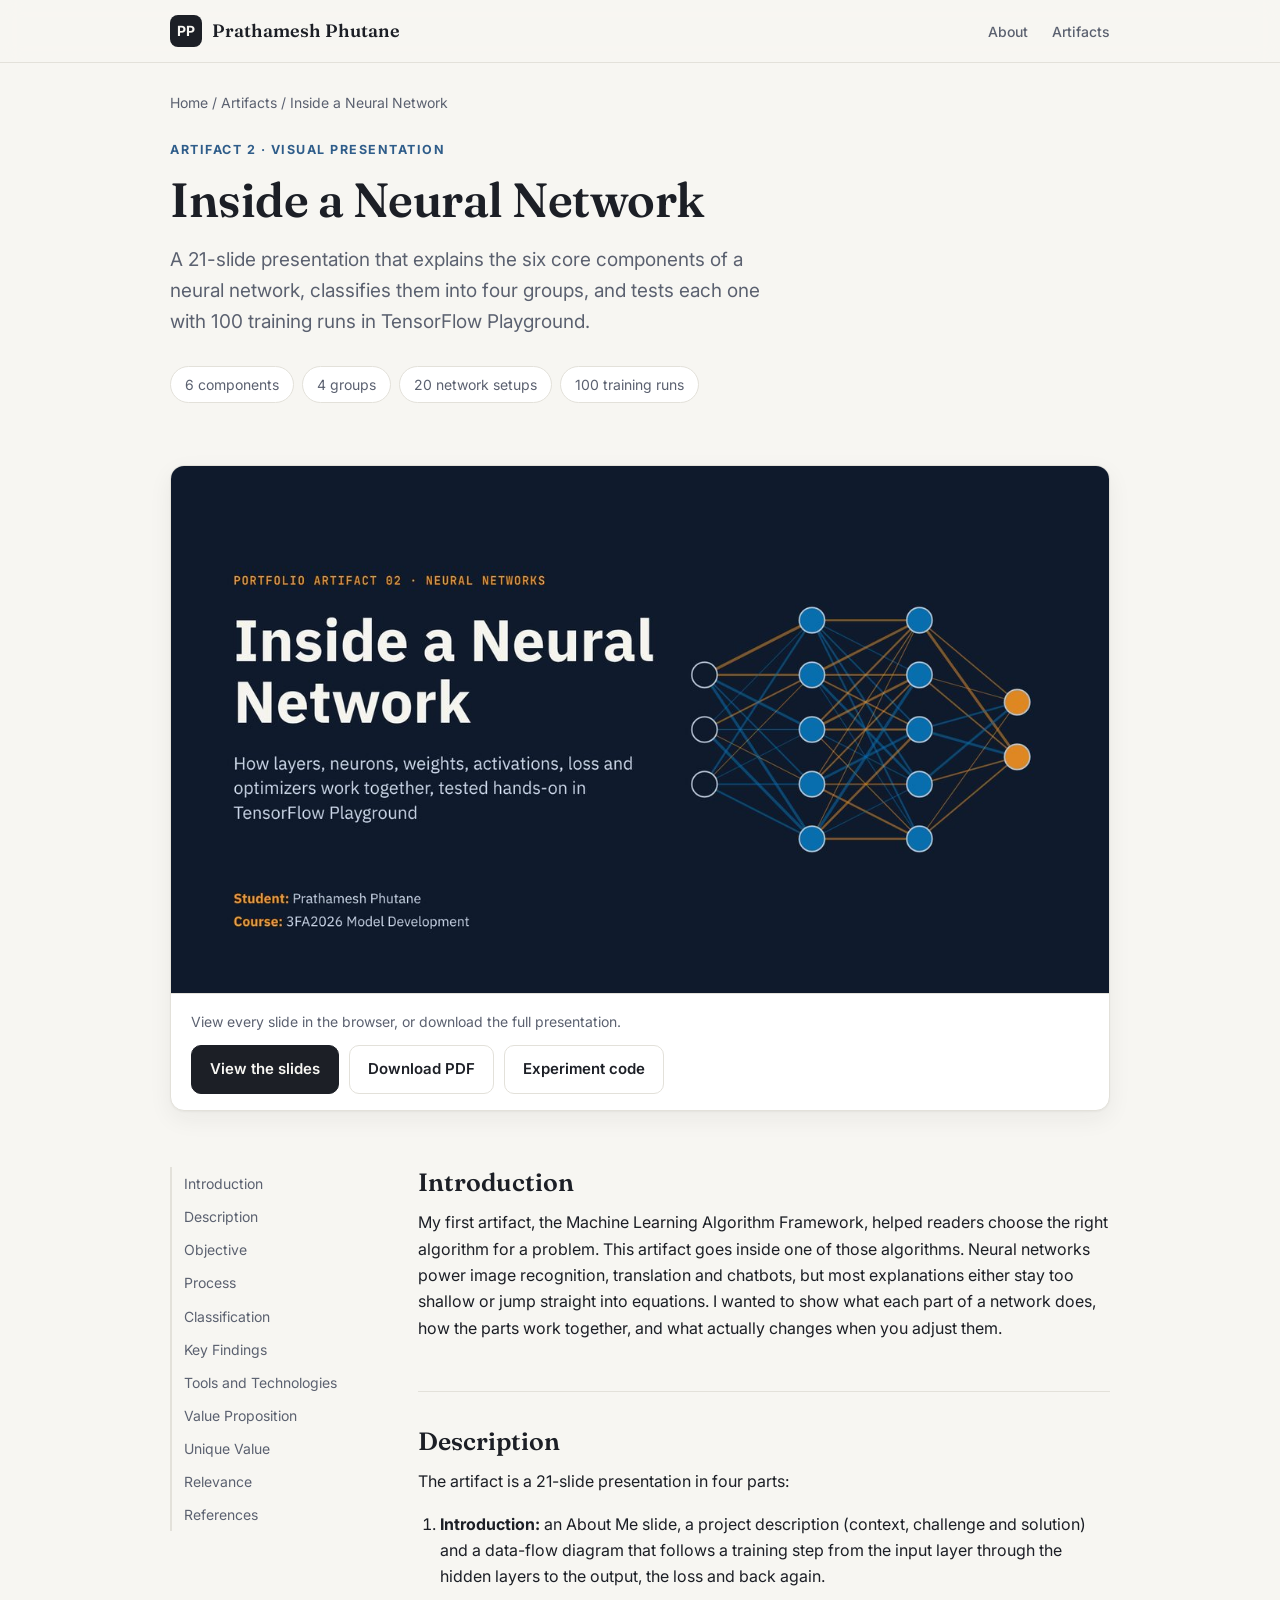
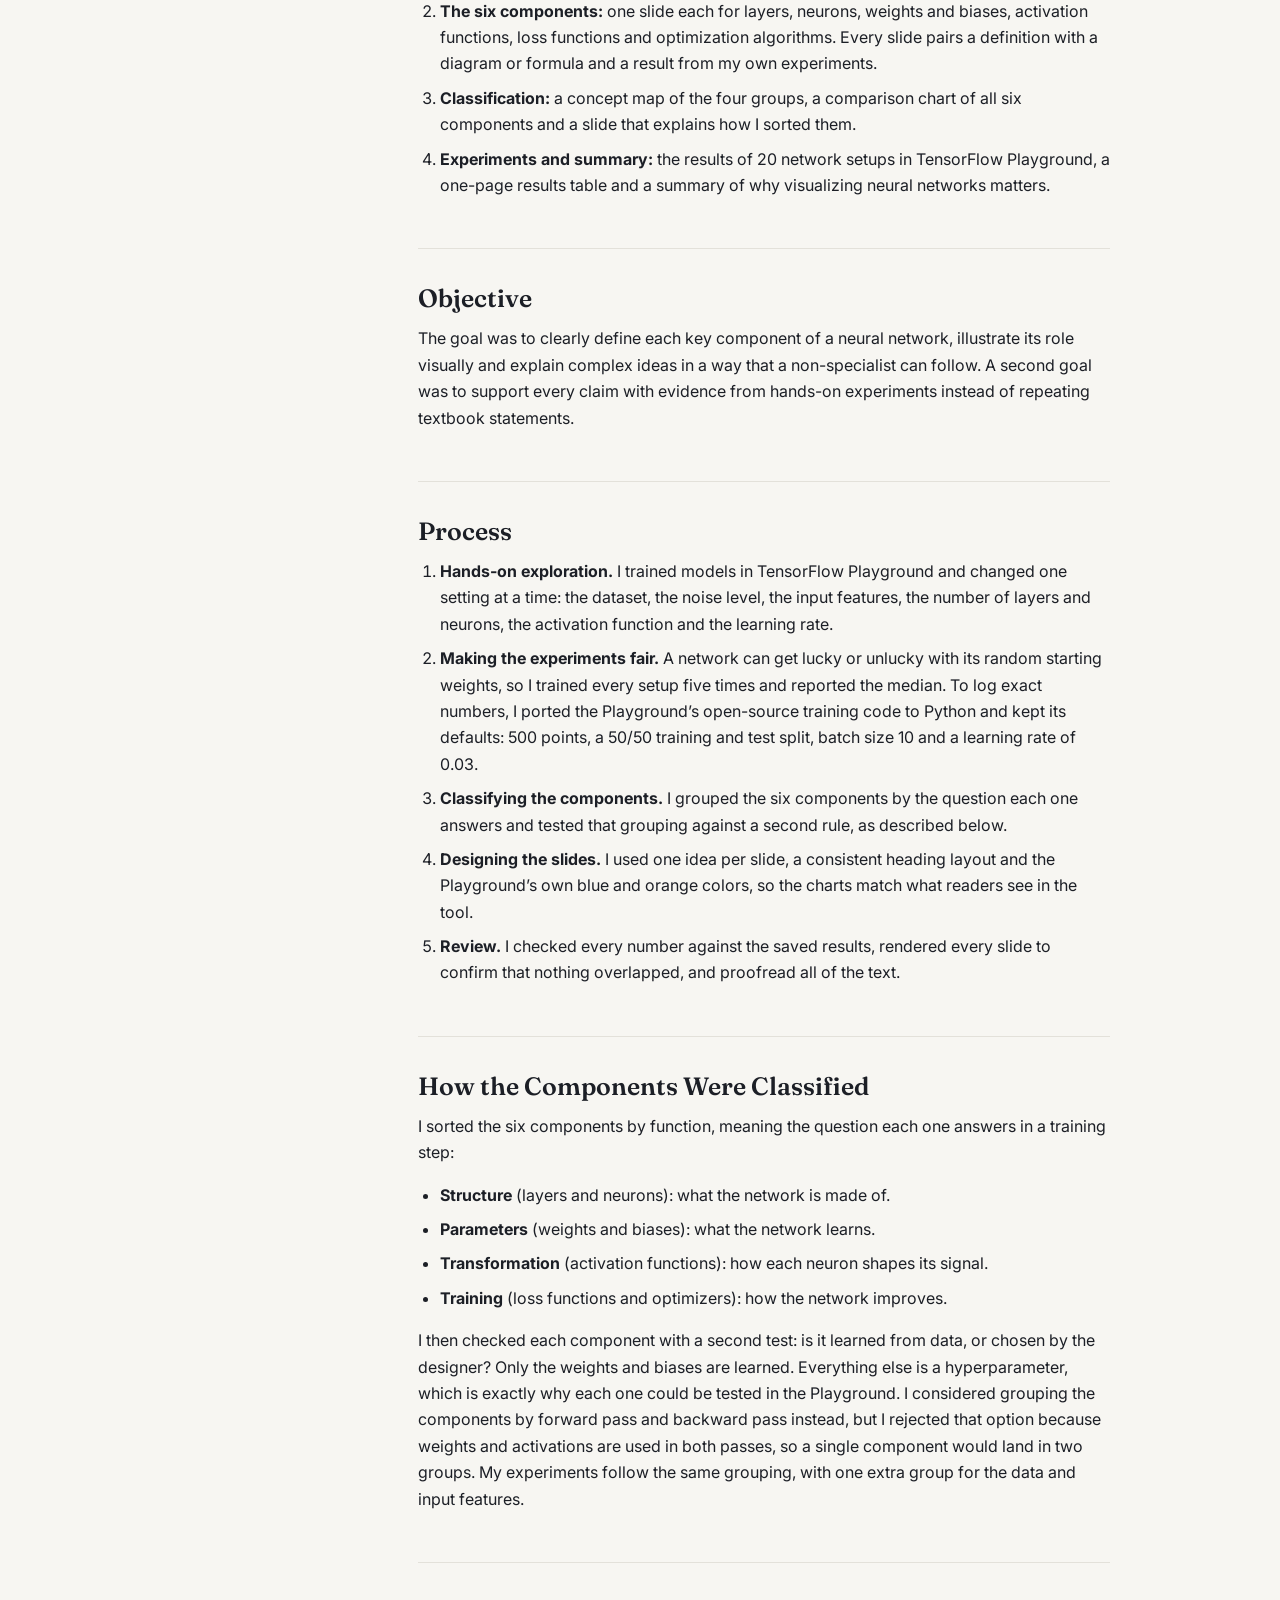
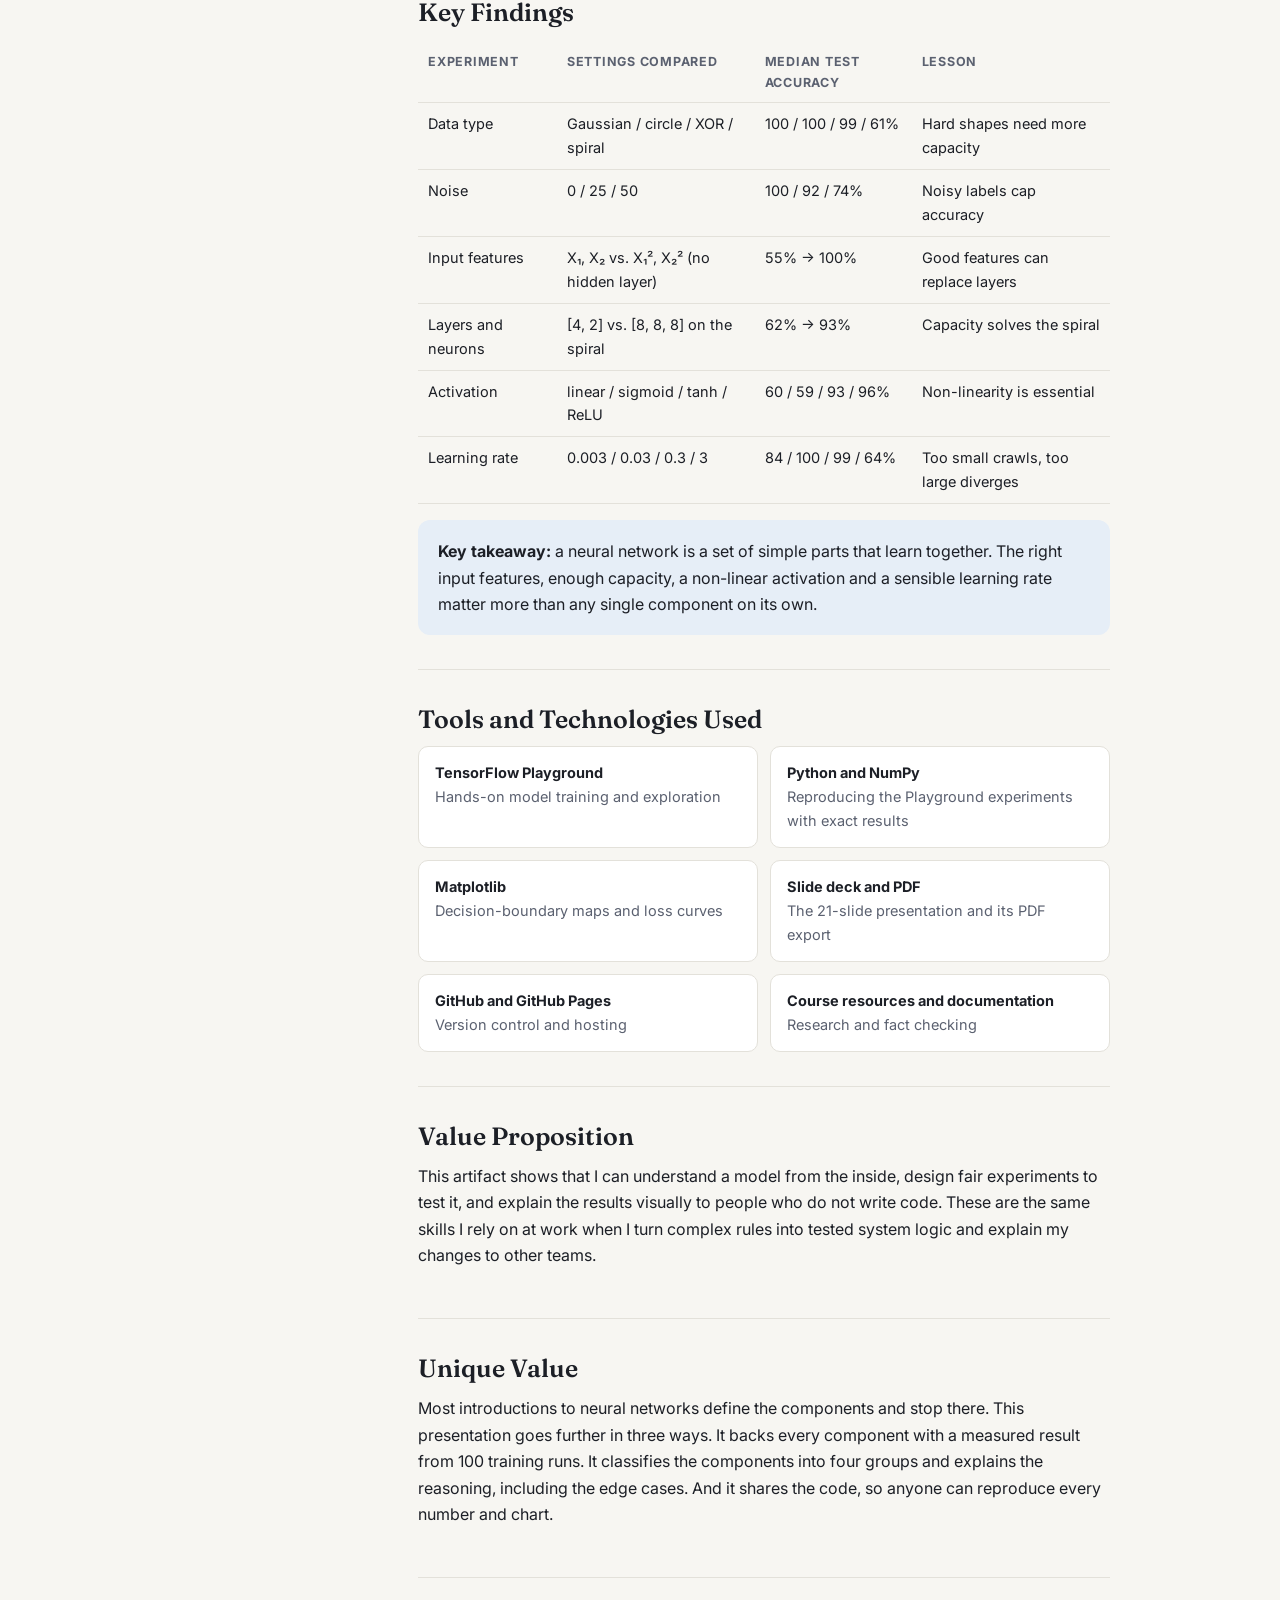
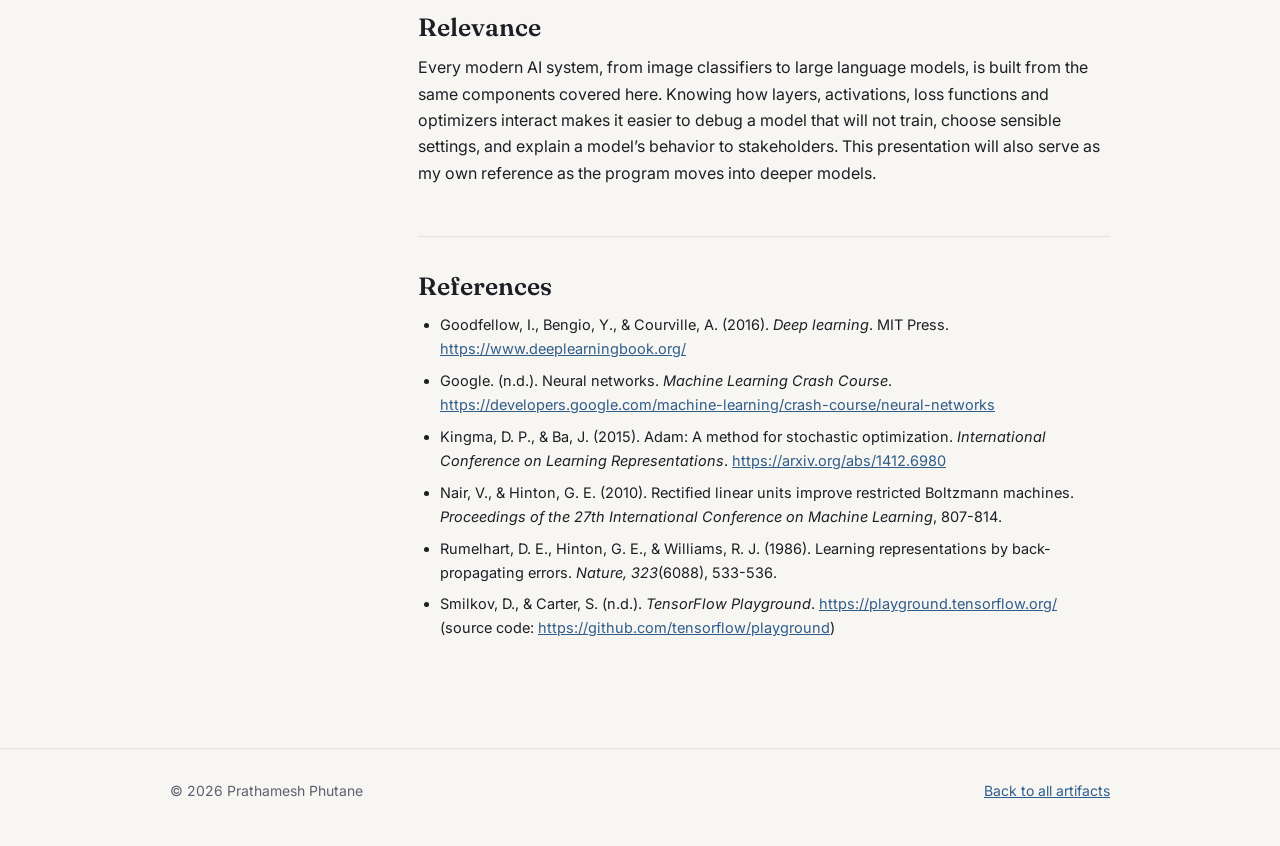
<file: artifacts/neural-network-components/index.html>
<!doctype html>
<html lang="en">
<head>
<meta charset="utf-8">
<meta name="viewport" content="width=device-width, initial-scale=1">
<title>Inside a Neural Network | Prathamesh Phutane</title>
<meta name="description" content="Portfolio artifact: a visual presentation of neural network components, backed by 100 training runs in TensorFlow Playground.">
<link rel="preconnect" href="https://fonts.googleapis.com">
<link href="https://fonts.googleapis.com/css2?family=Fraunces:opsz,wght@9..144,500;9..144,600&family=Inter:wght@400;500;600;700&display=swap" rel="stylesheet">
<link rel="stylesheet" href="../../assets/style.css">
<style>
  .crumbs { padding-top: 28px; font-size: 14px; color: var(--muted); }
  .crumbs a { color: var(--muted); text-decoration: none; }
  .crumbs a:hover { color: var(--ink); }
  .a-head { padding: 26px 0 36px; }
  .a-head h1 { font-size: clamp(32px, 5vw, 48px); }
  .meta { display: flex; flex-wrap: wrap; gap: 8px; margin-bottom: 26px; }

  .preview { padding: 0; overflow: hidden; }
  .preview a { display: block; }
  .preview img { width: 100%; border-bottom: 1px solid var(--line); }
  .preview .bar { display: flex; justify-content: space-between; align-items: center; flex-wrap: wrap; gap: 12px; padding: 16px 20px; }
  .preview .bar span { color: var(--muted); font-size: 14px; }

  .toc { position: sticky; top: 86px; font-size: 14px; }
  .toc a { display: block; color: var(--muted); text-decoration: none; padding: 5px 0 5px 12px; border-left: 2px solid var(--line); }
  .toc a:hover { color: var(--ink); border-left-color: var(--accent); }
  .layout { display: grid; grid-template-columns: 200px 1fr; gap: 48px; padding: 56px 0 24px; }
  article.write-up section { padding-bottom: 34px; margin-bottom: 34px; border-bottom: 1px solid var(--line); scroll-margin-top: 80px; }
  article.write-up section:last-child { border-bottom: 0; }
  article.write-up h2 { font-size: 25px; margin-bottom: 12px; }
  article.write-up ol, article.write-up ul { padding-left: 22px; margin: 0 0 16px; }
  article.write-up li { margin-bottom: 8px; }
  .tool-grid { display: grid; grid-template-columns: 1fr 1fr; gap: 12px; }
  .tool { background: var(--surface); border: 1px solid var(--line); border-radius: 10px; padding: 14px 16px; font-size: 14.5px; }
  .tool b { display: block; }
  .tool span { color: var(--muted); }
  .refs li { font-size: 14.5px; }
  .callout { background: var(--accent-soft); border-radius: 12px; padding: 18px 20px; }
  .callout p:last-child { margin: 0; }
  table.data { width: 100%; border-collapse: collapse; font-size: 14.5px; margin: 4px 0 16px; }
  table.data th, table.data td { text-align: left; padding: 9px 10px; border-bottom: 1px solid var(--line); vertical-align: top; }
  table.data th { font-size: 12.5px; letter-spacing: .06em; text-transform: uppercase; color: var(--muted); }
  .scroll { overflow-x: auto; }

  @media (max-width: 860px) {
    .layout { grid-template-columns: 1fr; gap: 0; padding-top: 40px; }
    .toc { display: none; }
    .tool-grid { grid-template-columns: 1fr; }
  }
</style>
</head>
<body>

<nav class="top">
  <div class="wrap">
    <a class="brand" href="../../"><span class="mono">PP</span>Prathamesh Phutane</a>
    <ul>
      <li><a href="../../#about">About</a></li>
      <li><a href="../../#artifacts">Artifacts</a></li>
    </ul>
  </div>
</nav>

<main class="wrap">
  <div class="crumbs"><a href="../../">Home</a> / <a href="../../#artifacts">Artifacts</a> / Inside a Neural Network</div>

  <header class="a-head">
    <p class="eyebrow">Artifact 2 &middot; Visual Presentation</p>
    <h1>Inside a Neural Network</h1>
    <p class="lede">A 21-slide presentation that explains the six core components of a neural network, classifies them into four groups, and tests each one with 100 training runs in TensorFlow Playground.</p>
    <div class="meta">
      <span class="pill">6 components</span>
      <span class="pill">4 groups</span>
      <span class="pill">20 network setups</span>
      <span class="pill">100 training runs</span>
    </div>
  </header>

  <div class="card preview">
    <a href="slides.html"><img src="deck-preview.jpg" alt="Cover slide of the Inside a Neural Network presentation"></a>
    <div class="bar">
      <span>View every slide in the browser, or download the full presentation.</span>
      <div class="btn-row">
        <a class="btn primary" href="slides.html">View the slides</a>
        <a class="btn" href="Neural-Network-Components.pdf" download>Download PDF</a>
        <a class="btn" href="https://github.com/Prathameshphutane/Prathameshphutane.github.io/tree/main/artifacts/neural-network-components/code">Experiment code</a>
      </div>
    </div>
  </div>

  <div class="layout">
    <nav class="toc" aria-label="Sections">
      <a href="#introduction">Introduction</a>
      <a href="#description">Description</a>
      <a href="#objective">Objective</a>
      <a href="#process">Process</a>
      <a href="#classification">Classification</a>
      <a href="#findings">Key Findings</a>
      <a href="#tools">Tools and Technologies</a>
      <a href="#value">Value Proposition</a>
      <a href="#unique">Unique Value</a>
      <a href="#relevance">Relevance</a>
      <a href="#references">References</a>
    </nav>

    <article class="write-up">
      <section id="introduction">
        <h2>Introduction</h2>
        <p>My first artifact, the Machine Learning Algorithm Framework, helped readers choose the right algorithm for a problem. This artifact goes inside one of those algorithms. Neural networks power image recognition, translation and chatbots, but most explanations either stay too shallow or jump straight into equations. I wanted to show what each part of a network does, how the parts work together, and what actually changes when you adjust them.</p>
      </section>

      <section id="description">
        <h2>Description</h2>
        <p>The artifact is a 21-slide presentation in four parts:</p>
        <ol>
          <li><strong>Introduction:</strong> an About Me slide, a project description (context, challenge and solution) and a data-flow diagram that follows a training step from the input layer through the hidden layers to the output, the loss and back again.</li>
          <li><strong>The six components:</strong> one slide each for layers, neurons, weights and biases, activation functions, loss functions and optimization algorithms. Every slide pairs a definition with a diagram or formula and a result from my own experiments.</li>
          <li><strong>Classification:</strong> a concept map of the four groups, a comparison chart of all six components and a slide that explains how I sorted them.</li>
          <li><strong>Experiments and summary:</strong> the results of 20 network setups in TensorFlow Playground, a one-page results table and a summary of why visualizing neural networks matters.</li>
        </ol>
      </section>

      <section id="objective">
        <h2>Objective</h2>
        <p>The goal was to clearly define each key component of a neural network, illustrate its role visually and explain complex ideas in a way that a non-specialist can follow. A second goal was to support every claim with evidence from hands-on experiments instead of repeating textbook statements.</p>
      </section>

      <section id="process">
        <h2>Process</h2>
        <ol>
          <li><strong>Hands-on exploration.</strong> I trained models in TensorFlow Playground and changed one setting at a time: the dataset, the noise level, the input features, the number of layers and neurons, the activation function and the learning rate.</li>
          <li><strong>Making the experiments fair.</strong> A network can get lucky or unlucky with its random starting weights, so I trained every setup five times and reported the median. To log exact numbers, I ported the Playground’s open-source training code to Python and kept its defaults: 500 points, a 50/50 training and test split, batch size 10 and a learning rate of 0.03.</li>
          <li><strong>Classifying the components.</strong> I grouped the six components by the question each one answers and tested that grouping against a second rule, as described below.</li>
          <li><strong>Designing the slides.</strong> I used one idea per slide, a consistent heading layout and the Playground’s own blue and orange colors, so the charts match what readers see in the tool.</li>
          <li><strong>Review.</strong> I checked every number against the saved results, rendered every slide to confirm that nothing overlapped, and proofread all of the text.</li>
        </ol>
      </section>

      <section id="classification">
        <h2>How the Components Were Classified</h2>
        <p>I sorted the six components by function, meaning the question each one answers in a training step:</p>
        <ul>
          <li><strong>Structure</strong> (layers and neurons): what the network is made of.</li>
          <li><strong>Parameters</strong> (weights and biases): what the network learns.</li>
          <li><strong>Transformation</strong> (activation functions): how each neuron shapes its signal.</li>
          <li><strong>Training</strong> (loss functions and optimizers): how the network improves.</li>
        </ul>
        <p>I then checked each component with a second test: is it learned from data, or chosen by the designer? Only the weights and biases are learned. Everything else is a hyperparameter, which is exactly why each one could be tested in the Playground. I considered grouping the components by forward pass and backward pass instead, but I rejected that option because weights and activations are used in both passes, so a single component would land in two groups. My experiments follow the same grouping, with one extra group for the data and input features.</p>
      </section>

      <section id="findings">
        <h2>Key Findings</h2>
        <div class="scroll">
          <table class="data">
            <tr><th>Experiment</th><th>Settings compared</th><th>Median test accuracy</th><th>Lesson</th></tr>
            <tr><td>Data type</td><td>Gaussian / circle / XOR / spiral</td><td>100 / 100 / 99 / 61%</td><td>Hard shapes need more capacity</td></tr>
            <tr><td>Noise</td><td>0 / 25 / 50</td><td>100 / 92 / 74%</td><td>Noisy labels cap accuracy</td></tr>
            <tr><td>Input features</td><td>X₁, X₂ vs. X₁², X₂² (no hidden layer)</td><td>55% &rarr; 100%</td><td>Good features can replace layers</td></tr>
            <tr><td>Layers and neurons</td><td>[4, 2] vs. [8, 8, 8] on the spiral</td><td>62% &rarr; 93%</td><td>Capacity solves the spiral</td></tr>
            <tr><td>Activation</td><td>linear / sigmoid / tanh / ReLU</td><td>60 / 59 / 93 / 96%</td><td>Non-linearity is essential</td></tr>
            <tr><td>Learning rate</td><td>0.003 / 0.03 / 0.3 / 3</td><td>84 / 100 / 99 / 64%</td><td>Too small crawls, too large diverges</td></tr>
          </table>
        </div>
        <div class="callout"><p><strong>Key takeaway:</strong> a neural network is a set of simple parts that learn together. The right input features, enough capacity, a non-linear activation and a sensible learning rate matter more than any single component on its own.</p></div>
      </section>

      <section id="tools">
        <h2>Tools and Technologies Used</h2>
        <div class="tool-grid">
          <div class="tool"><b>TensorFlow Playground</b><span>Hands-on model training and exploration</span></div>
          <div class="tool"><b>Python and NumPy</b><span>Reproducing the Playground experiments with exact results</span></div>
          <div class="tool"><b>Matplotlib</b><span>Decision-boundary maps and loss curves</span></div>
          <div class="tool"><b>Slide deck and PDF</b><span>The 21-slide presentation and its PDF export</span></div>
          <div class="tool"><b>GitHub and GitHub Pages</b><span>Version control and hosting</span></div>
          <div class="tool"><b>Course resources and documentation</b><span>Research and fact checking</span></div>
        </div>
      </section>

      <section id="value">
        <h2>Value Proposition</h2>
        <p>This artifact shows that I can understand a model from the inside, design fair experiments to test it, and explain the results visually to people who do not write code. These are the same skills I rely on at work when I turn complex rules into tested system logic and explain my changes to other teams.</p>
      </section>

      <section id="unique">
        <h2>Unique Value</h2>
        <p>Most introductions to neural networks define the components and stop there. This presentation goes further in three ways. It backs every component with a measured result from 100 training runs. It classifies the components into four groups and explains the reasoning, including the edge cases. And it shares the code, so anyone can reproduce every number and chart.</p>
      </section>

      <section id="relevance">
        <h2>Relevance</h2>
        <p>Every modern AI system, from image classifiers to large language models, is built from the same components covered here. Knowing how layers, activations, loss functions and optimizers interact makes it easier to debug a model that will not train, choose sensible settings, and explain a model’s behavior to stakeholders. This presentation will also serve as my own reference as the program moves into deeper models.</p>
      </section>

      <section id="references">
        <h2>References</h2>
        <ul class="refs">
          <li>Goodfellow, I., Bengio, Y., &amp; Courville, A. (2016). <em>Deep learning</em>. MIT Press. <a href="https://www.deeplearningbook.org/">https://www.deeplearningbook.org/</a></li>
          <li>Google. (n.d.). Neural networks. <em>Machine Learning Crash Course</em>. <a href="https://developers.google.com/machine-learning/crash-course/neural-networks">https://developers.google.com/machine-learning/crash-course/neural-networks</a></li>
          <li>Kingma, D. P., &amp; Ba, J. (2015). Adam: A method for stochastic optimization. <em>International Conference on Learning Representations</em>. <a href="https://arxiv.org/abs/1412.6980">https://arxiv.org/abs/1412.6980</a></li>
          <li>Nair, V., &amp; Hinton, G. E. (2010). Rectified linear units improve restricted Boltzmann machines. <em>Proceedings of the 27th International Conference on Machine Learning</em>, 807-814.</li>
          <li>Rumelhart, D. E., Hinton, G. E., &amp; Williams, R. J. (1986). Learning representations by back-propagating errors. <em>Nature, 323</em>(6088), 533-536.</li>
          <li>Smilkov, D., &amp; Carter, S. (n.d.). <em>TensorFlow Playground</em>. <a href="https://playground.tensorflow.org/">https://playground.tensorflow.org/</a> (source code: <a href="https://github.com/tensorflow/playground">https://github.com/tensorflow/playground</a>)</li>
        </ul>
      </section>
    </article>
  </div>
</main>

<footer class="site">
  <div class="wrap">
    <span>&copy; 2026 Prathamesh Phutane</span>
    <a href="../../#artifacts">Back to all artifacts</a>
  </div>
</footer>

</body>
</html>
</file>
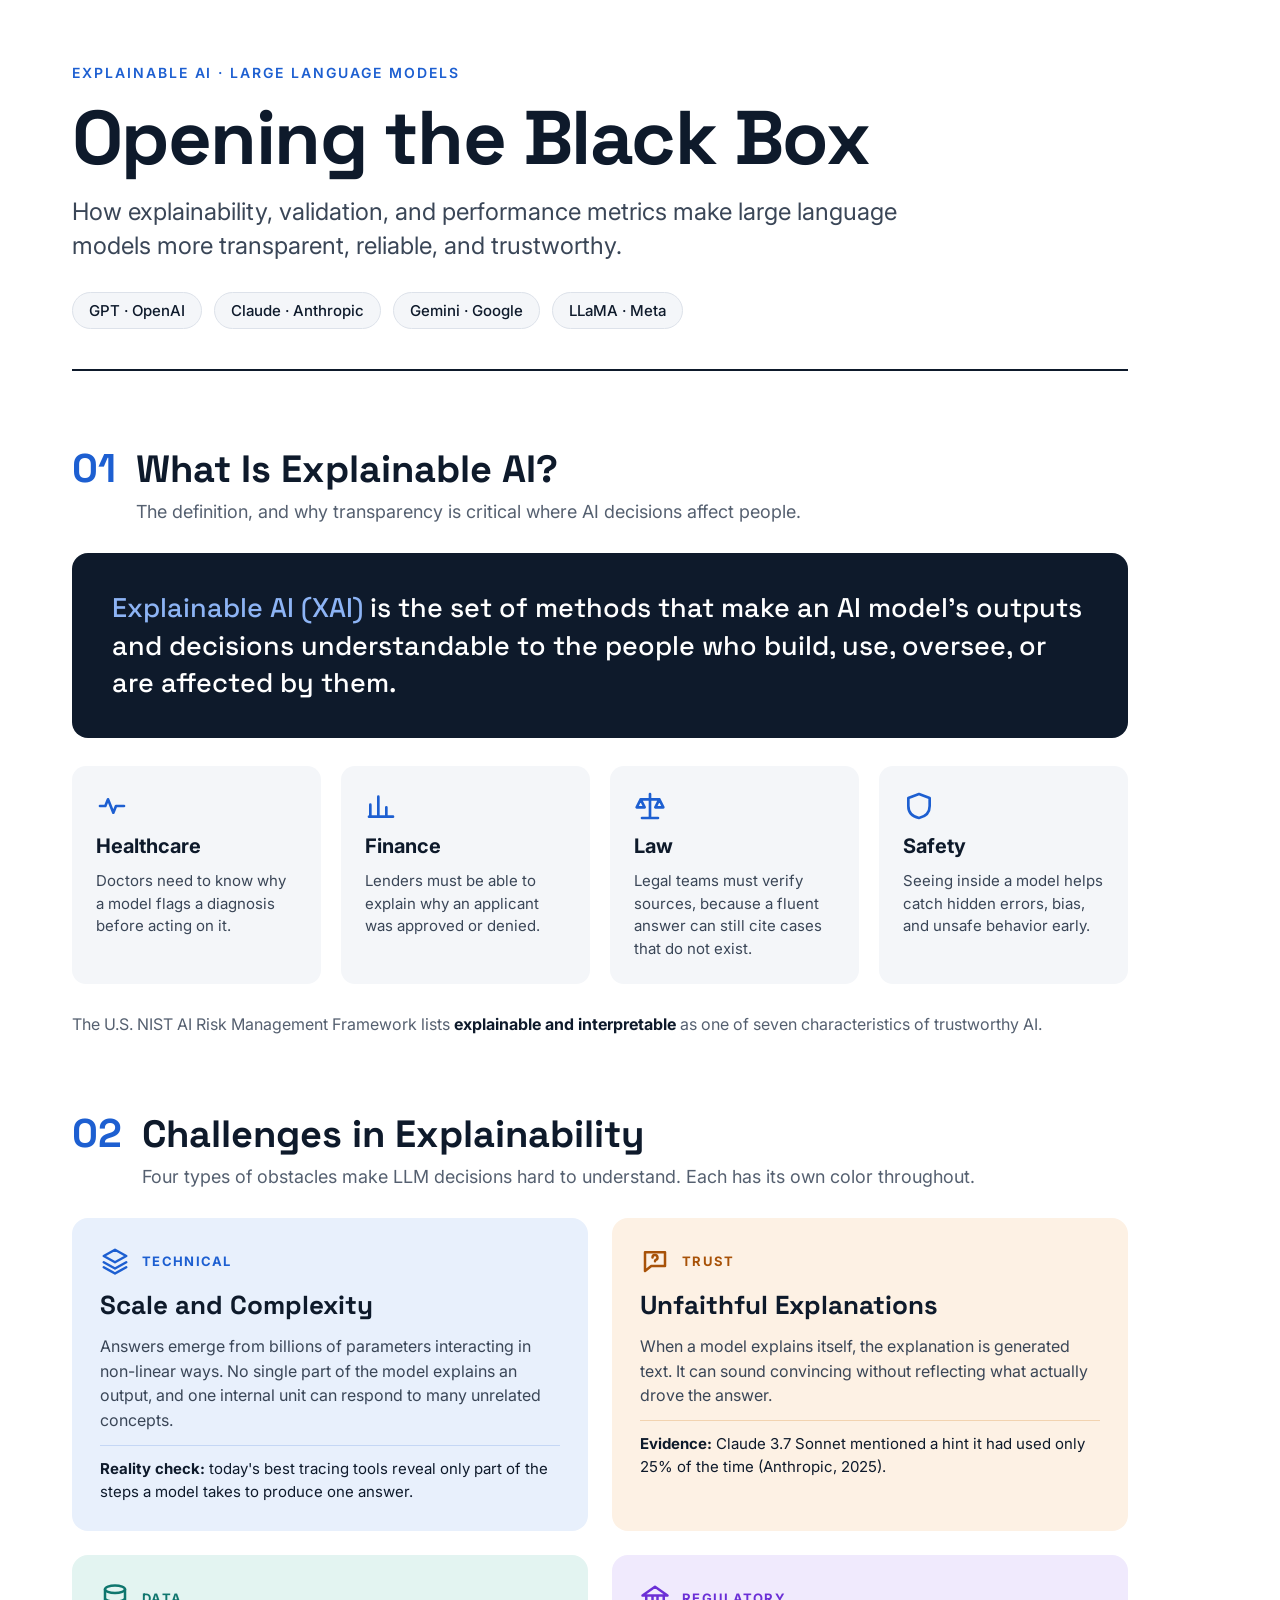
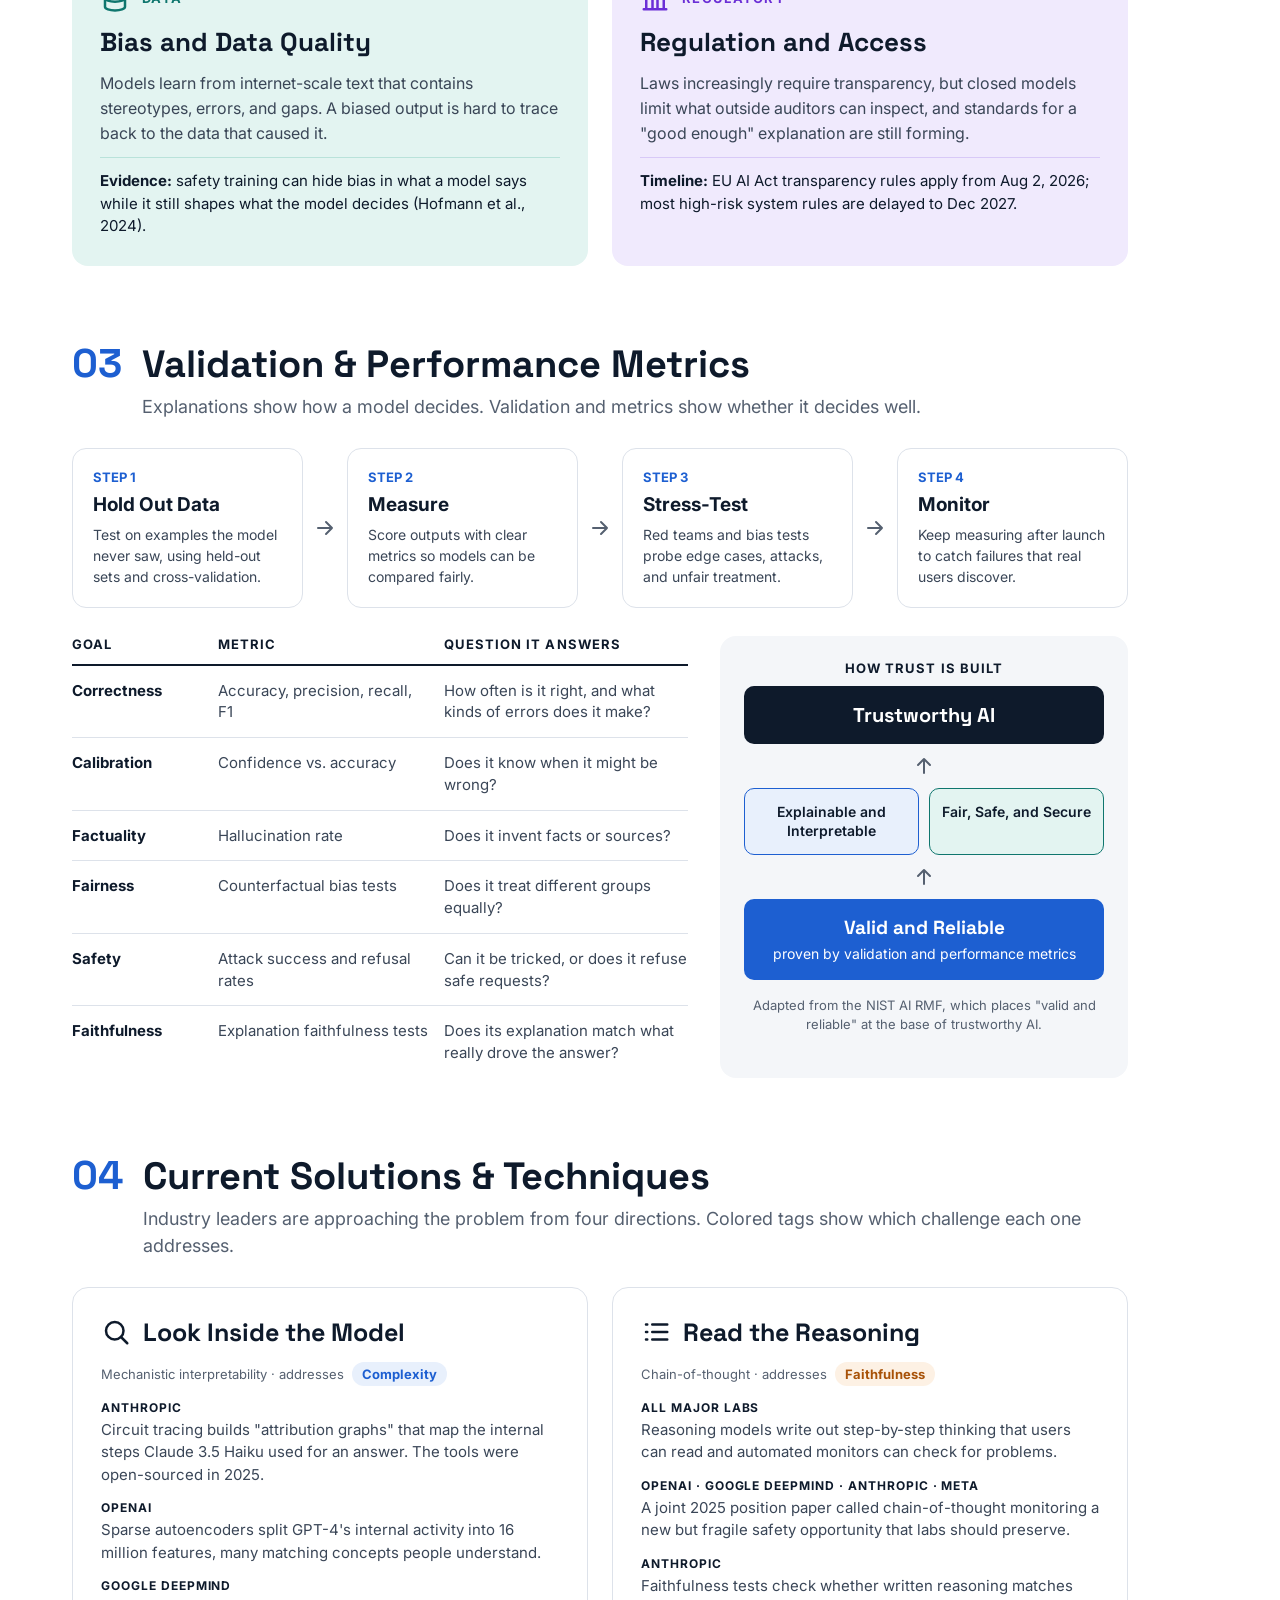
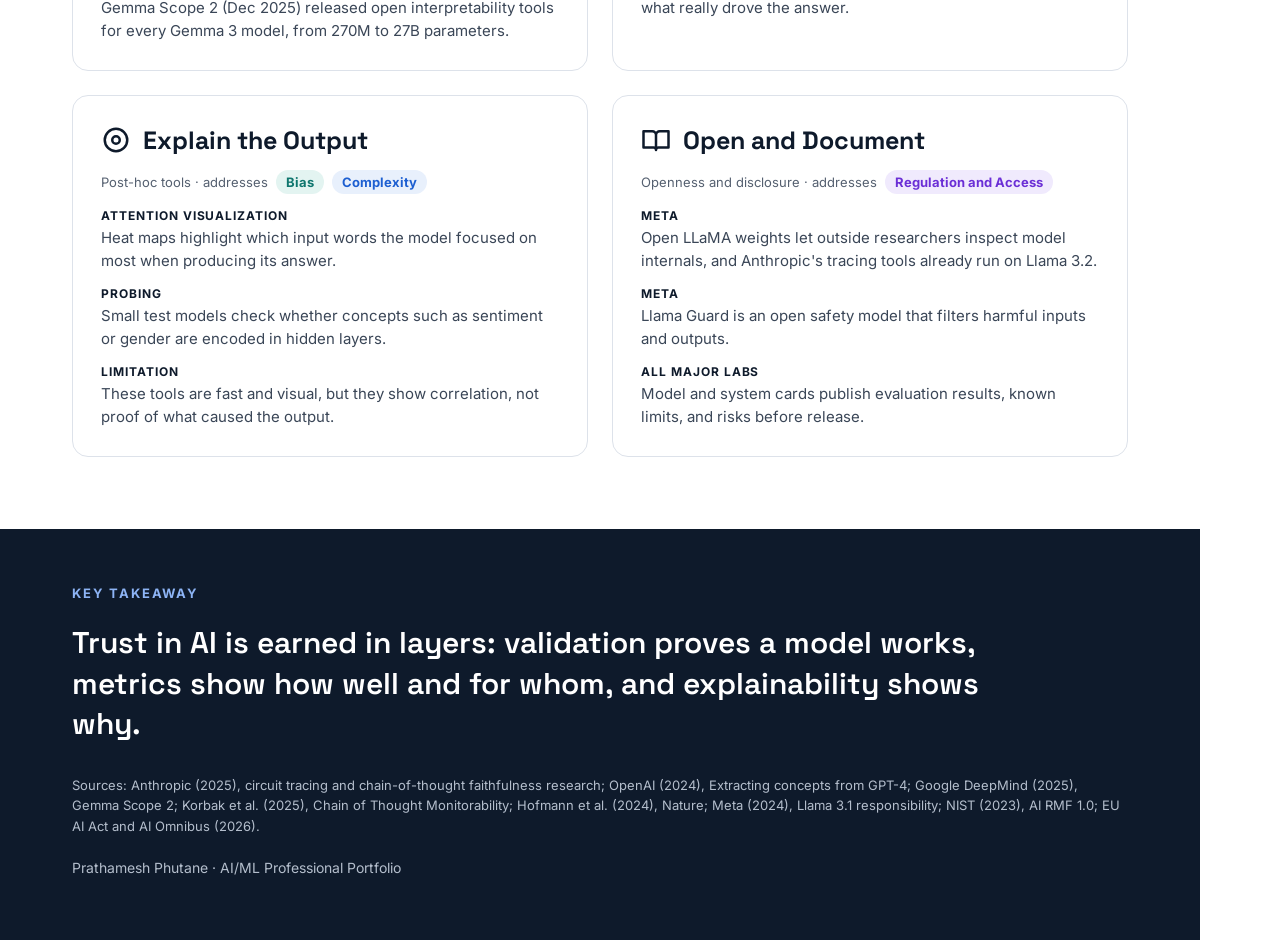
<file: artifacts/explainable-ai/infographic.html>
<!doctype html>
<html lang="en">
<head>
<meta charset="utf-8">
<meta name="viewport" content="width=1200">
<title>Opening the Black Box: Explainable AI | Prathamesh Phutane</title>
<link rel="preconnect" href="https://fonts.googleapis.com">
<link href="https://fonts.googleapis.com/css2?family=Inter:wght@400;500;600;700&amp;family=Space+Grotesk:wght@500;600;700&amp;display=swap" rel="stylesheet">

<style>
body{margin:0;background:#FFFFFF}
</style>
</head>
<body>
<div style="width: 1200px; height: 4140px; box-sizing: border-box; display: flex; flex-direction: column; background: #FFFFFF; font-family: Inter, system-ui, sans-serif; color: #3A4657">

<div style="padding: 64px 72px 72px; display: flex; flex-direction: column; gap: 72px">

<!-- HEADER -->
<div style="display: flex; flex-direction: column; gap: 18px; padding-bottom: 40px; border-bottom: 2px solid #0E1A2B">
<div style="font-size: 14px; font-weight: 600; letter-spacing: 0.14em; text-transform: uppercase; color: #1D5FD1">Explainable AI · Large Language Models</div>
<h1 style="margin: 0; font-family: 'Space Grotesk', Inter, sans-serif; font-size: 76px; line-height: 1.02; font-weight: 700; color: #0E1A2B; letter-spacing: -0.02em">Opening the Black Box</h1>
<p style="margin: 0; max-width: 900px; font-size: 24px; line-height: 1.45; color: #3A4657">How explainability, validation, and performance metrics make large language models more transparent, reliable, and trustworthy.</p>
<div style="display: flex; gap: 12px; flex-wrap: wrap; margin-top: 10px">
<span style="padding: 8px 16px; border-radius: 999px; background: #F4F6F9; border: 1px solid #DDE2EA; font-size: 15px; font-weight: 500; color: #0E1A2B">GPT · OpenAI</span>
<span style="padding: 8px 16px; border-radius: 999px; background: #F4F6F9; border: 1px solid #DDE2EA; font-size: 15px; font-weight: 500; color: #0E1A2B">Claude · Anthropic</span>
<span style="padding: 8px 16px; border-radius: 999px; background: #F4F6F9; border: 1px solid #DDE2EA; font-size: 15px; font-weight: 500; color: #0E1A2B">Gemini · Google</span>
<span style="padding: 8px 16px; border-radius: 999px; background: #F4F6F9; border: 1px solid #DDE2EA; font-size: 15px; font-weight: 500; color: #0E1A2B">LLaMA · Meta</span>
</div>
</div>

<!-- SECTION 1 -->
<div style="display: flex; flex-direction: column; gap: 28px">
<div style="display: flex; align-items: baseline; gap: 20px">
<span style="font-family: 'Space Grotesk', Inter, sans-serif; font-size: 40px; font-weight: 700; color: #1D5FD1">01</span>
<div style="display: flex; flex-direction: column; gap: 6px">
<h2 style="margin: 0; font-family: 'Space Grotesk', Inter, sans-serif; font-size: 38px; line-height: 1.15; font-weight: 700; color: #0E1A2B">What Is Explainable AI?</h2>
<p style="margin: 0; font-size: 18px; line-height: 1.5; color: #556070">The definition, and why transparency is critical where AI decisions affect people.</p>
</div>
</div>
<div style="background: #0E1A2B; border-radius: 16px; padding: 36px 40px">
<p style="margin: 0; font-family: 'Space Grotesk', Inter, sans-serif; font-size: 27px; line-height: 1.4; font-weight: 500; color: #FFFFFF"><span style="color: #8DB4F5">Explainable AI (XAI)</span> is the set of methods that make an AI model's outputs and decisions understandable to the people who build, use, oversee, or are affected by them.</p>
</div>
<div style="display: grid; grid-template-columns: repeat(4, minmax(0, 1fr)); gap: 20px">
<div style="background: #F4F6F9; border-radius: 14px; padding: 24px; display: flex; flex-direction: column; gap: 12px">
<svg width="32" height="32" viewBox="0 0 24 24" fill="none" stroke="#1D5FD1" stroke-width="2" stroke-linecap="round" stroke-linejoin="round" aria-hidden="true"><path d="M3 12h4l2-5 4 10 2-5h6"></path></svg>
<h3 style="margin: 0; font-size: 20px; font-weight: 700; color: #0E1A2B">Healthcare</h3>
<p style="margin: 0; font-size: 15px; line-height: 1.5">Doctors need to know why a model flags a diagnosis before acting on it.</p>
</div>
<div style="background: #F4F6F9; border-radius: 14px; padding: 24px; display: flex; flex-direction: column; gap: 12px">
<svg width="32" height="32" viewBox="0 0 24 24" fill="none" stroke="#1D5FD1" stroke-width="2" stroke-linecap="round" stroke-linejoin="round" aria-hidden="true"><path d="M4 20V11M10 20V5M16 20v-7M21 20H3"></path></svg>
<h3 style="margin: 0; font-size: 20px; font-weight: 700; color: #0E1A2B">Finance</h3>
<p style="margin: 0; font-size: 15px; line-height: 1.5">Lenders must be able to explain why an applicant was approved or denied.</p>
</div>
<div style="background: #F4F6F9; border-radius: 14px; padding: 24px; display: flex; flex-direction: column; gap: 12px">
<svg width="32" height="32" viewBox="0 0 24 24" fill="none" stroke="#1D5FD1" stroke-width="2" stroke-linecap="round" stroke-linejoin="round" aria-hidden="true"><path d="M12 3v18M6 21h12M5 7h14M5 7l-3 6h6zM19 7l-3 6h6z"></path></svg>
<h3 style="margin: 0; font-size: 20px; font-weight: 700; color: #0E1A2B">Law</h3>
<p style="margin: 0; font-size: 15px; line-height: 1.5">Legal teams must verify sources, because a fluent answer can still cite cases that do not exist.</p>
</div>
<div style="background: #F4F6F9; border-radius: 14px; padding: 24px; display: flex; flex-direction: column; gap: 12px">
<svg width="32" height="32" viewBox="0 0 24 24" fill="none" stroke="#1D5FD1" stroke-width="2" stroke-linecap="round" stroke-linejoin="round" aria-hidden="true"><path d="M12 3l8 3v6c0 5-3.5 8-8 9-4.5-1-8-4-8-9V6z"></path></svg>
<h3 style="margin: 0; font-size: 20px; font-weight: 700; color: #0E1A2B">Safety</h3>
<p style="margin: 0; font-size: 15px; line-height: 1.5">Seeing inside a model helps catch hidden errors, bias, and unsafe behavior early.</p>
</div>
</div>
<p style="margin: 0; font-size: 16px; line-height: 1.5; color: #556070">The U.S. NIST AI Risk Management Framework lists <strong style="color: #0E1A2B">explainable and interpretable</strong> as one of seven characteristics of trustworthy AI.</p>
</div>

<!-- SECTION 2 -->
<div style="display: flex; flex-direction: column; gap: 28px">
<div style="display: flex; align-items: baseline; gap: 20px">
<span style="font-family: 'Space Grotesk', Inter, sans-serif; font-size: 40px; font-weight: 700; color: #1D5FD1">02</span>
<div style="display: flex; flex-direction: column; gap: 6px">
<h2 style="margin: 0; font-family: 'Space Grotesk', Inter, sans-serif; font-size: 38px; line-height: 1.15; font-weight: 700; color: #0E1A2B">Challenges in Explainability</h2>
<p style="margin: 0; font-size: 18px; line-height: 1.5; color: #556070">Four types of obstacles make LLM decisions hard to understand. Each has its own color throughout.</p>
</div>
</div>
<div style="display: grid; grid-template-columns: repeat(2, minmax(0, 1fr)); gap: 24px">

<div style="background: #E8F0FC; border-radius: 16px; padding: 28px; display: flex; flex-direction: column; gap: 12px">
<div style="display: flex; align-items: center; gap: 12px">
<svg width="30" height="30" viewBox="0 0 24 24" fill="none" stroke="#1D5FD1" stroke-width="2" stroke-linecap="round" stroke-linejoin="round" aria-hidden="true"><path d="M12 3l9 5-9 5-9-5zM3 13l9 5 9-5M3 17l9 5 9-5"></path></svg>
<span style="font-size: 13px; font-weight: 700; letter-spacing: 0.1em; text-transform: uppercase; color: #1D5FD1">Technical</span>
</div>
<h3 style="margin: 0; font-family: 'Space Grotesk', Inter, sans-serif; font-size: 26px; font-weight: 700; color: #0E1A2B">Scale and Complexity</h3>
<p style="margin: 0; font-size: 16px; line-height: 1.55">Answers emerge from billions of parameters interacting in non-linear ways. No single part of the model explains an output, and one internal unit can respond to many unrelated concepts.</p>
<p style="margin: 0; padding-top: 12px; border-top: 1px solid #C5D7F5; font-size: 15px; line-height: 1.5; color: #0E1A2B"><strong>Reality check:</strong> today's best tracing tools reveal only part of the steps a model takes to produce one answer.</p>
</div>

<div style="background: #FDF1E4; border-radius: 16px; padding: 28px; display: flex; flex-direction: column; gap: 12px">
<div style="display: flex; align-items: center; gap: 12px">
<svg width="30" height="30" viewBox="0 0 24 24" fill="none" stroke="#A85208" stroke-width="2" stroke-linecap="round" stroke-linejoin="round" aria-hidden="true"><path d="M4 5h16v11H9l-5 4z"></path><path d="M10 9.2a2 2 0 1 1 2.6 1.9c-.4.2-.6.5-.6 1"></path></svg>
<span style="font-size: 13px; font-weight: 700; letter-spacing: 0.1em; text-transform: uppercase; color: #A85208">Trust</span>
</div>
<h3 style="margin: 0; font-family: 'Space Grotesk', Inter, sans-serif; font-size: 26px; font-weight: 700; color: #0E1A2B">Unfaithful Explanations</h3>
<p style="margin: 0; font-size: 16px; line-height: 1.55">When a model explains itself, the explanation is generated text. It can sound convincing without reflecting what actually drove the answer.</p>
<p style="margin: 0; padding-top: 12px; border-top: 1px solid #F2D3B0; font-size: 15px; line-height: 1.5; color: #0E1A2B"><strong>Evidence:</strong> Claude 3.7 Sonnet mentioned a hint it had used only 25% of the time (Anthropic, 2025).</p>
</div>

<div style="background: #E3F4F1; border-radius: 16px; padding: 28px; display: flex; flex-direction: column; gap: 12px">
<div style="display: flex; align-items: center; gap: 12px">
<svg width="30" height="30" viewBox="0 0 24 24" fill="none" stroke="#0F766E" stroke-width="2" stroke-linecap="round" stroke-linejoin="round" aria-hidden="true"><ellipse cx="12" cy="5" rx="8" ry="3"></ellipse><path d="M4 5v14c0 1.7 3.6 3 8 3s8-1.3 8-3V5M4 12c0 1.7 3.6 3 8 3s8-1.3 8-3"></path></svg>
<span style="font-size: 13px; font-weight: 700; letter-spacing: 0.1em; text-transform: uppercase; color: #0F766E">Data</span>
</div>
<h3 style="margin: 0; font-family: 'Space Grotesk', Inter, sans-serif; font-size: 26px; font-weight: 700; color: #0E1A2B">Bias and Data Quality</h3>
<p style="margin: 0; font-size: 16px; line-height: 1.55">Models learn from internet-scale text that contains stereotypes, errors, and gaps. A biased output is hard to trace back to the data that caused it.</p>
<p style="margin: 0; padding-top: 12px; border-top: 1px solid #B9E2DA; font-size: 15px; line-height: 1.5; color: #0E1A2B"><strong>Evidence:</strong> safety training can hide bias in what a model says while it still shapes what the model decides (Hofmann et al., 2024).</p>
</div>

<div style="background: #F0EAFD; border-radius: 16px; padding: 28px; display: flex; flex-direction: column; gap: 12px">
<div style="display: flex; align-items: center; gap: 12px">
<svg width="30" height="30" viewBox="0 0 24 24" fill="none" stroke="#6B2FD6" stroke-width="2" stroke-linecap="round" stroke-linejoin="round" aria-hidden="true"><path d="M3 21h18M5 21V10M10 21V10M14 21V10M19 21V10M2 10l10-7 10 7z"></path></svg>
<span style="font-size: 13px; font-weight: 700; letter-spacing: 0.1em; text-transform: uppercase; color: #6B2FD6">Regulatory</span>
</div>
<h3 style="margin: 0; font-family: 'Space Grotesk', Inter, sans-serif; font-size: 26px; font-weight: 700; color: #0E1A2B">Regulation and Access</h3>
<p style="margin: 0; font-size: 16px; line-height: 1.55">Laws increasingly require transparency, but closed models limit what outside auditors can inspect, and standards for a "good enough" explanation are still forming.</p>
<p style="margin: 0; padding-top: 12px; border-top: 1px solid #D8C9F7; font-size: 15px; line-height: 1.5; color: #0E1A2B"><strong>Timeline:</strong> EU AI Act transparency rules apply from Aug 2, 2026; most high-risk system rules are delayed to Dec 2027.</p>
</div>

</div>
</div>

<!-- SECTION 3 -->
<div style="display: flex; flex-direction: column; gap: 28px">
<div style="display: flex; align-items: baseline; gap: 20px">
<span style="font-family: 'Space Grotesk', Inter, sans-serif; font-size: 40px; font-weight: 700; color: #1D5FD1">03</span>
<div style="display: flex; flex-direction: column; gap: 6px">
<h2 style="margin: 0; font-family: 'Space Grotesk', Inter, sans-serif; font-size: 38px; line-height: 1.15; font-weight: 700; color: #0E1A2B">Validation &amp; Performance Metrics</h2>
<p style="margin: 0; font-size: 18px; line-height: 1.5; color: #556070">Explanations show how a model decides. Validation and metrics show whether it decides well.</p>
</div>
</div>

<div style="display: flex; align-items: stretch; gap: 10px">
<div style="flex: 1 1 0; min-width: 0; border: 1.5px solid #DDE2EA; border-radius: 14px; padding: 20px; display: flex; flex-direction: column; gap: 8px">
<span style="font-size: 13px; font-weight: 700; color: #1D5FD1">STEP 1</span>
<h3 style="margin: 0; font-size: 19px; font-weight: 700; color: #0E1A2B">Hold Out Data</h3>
<p style="margin: 0; font-size: 14px; line-height: 1.5">Test on examples the model never saw, using held-out sets and cross-validation.</p>
</div>
<svg width="24" height="24" viewBox="0 0 24 24" fill="none" stroke="#556070" stroke-width="2" stroke-linecap="round" stroke-linejoin="round" aria-hidden="true" style="align-self: center; flex: 0 0 auto"><path d="M5 12h14M13 6l6 6-6 6"></path></svg>
<div style="flex: 1 1 0; min-width: 0; border: 1.5px solid #DDE2EA; border-radius: 14px; padding: 20px; display: flex; flex-direction: column; gap: 8px">
<span style="font-size: 13px; font-weight: 700; color: #1D5FD1">STEP 2</span>
<h3 style="margin: 0; font-size: 19px; font-weight: 700; color: #0E1A2B">Measure</h3>
<p style="margin: 0; font-size: 14px; line-height: 1.5">Score outputs with clear metrics so models can be compared fairly.</p>
</div>
<svg width="24" height="24" viewBox="0 0 24 24" fill="none" stroke="#556070" stroke-width="2" stroke-linecap="round" stroke-linejoin="round" aria-hidden="true" style="align-self: center; flex: 0 0 auto"><path d="M5 12h14M13 6l6 6-6 6"></path></svg>
<div style="flex: 1 1 0; min-width: 0; border: 1.5px solid #DDE2EA; border-radius: 14px; padding: 20px; display: flex; flex-direction: column; gap: 8px">
<span style="font-size: 13px; font-weight: 700; color: #1D5FD1">STEP 3</span>
<h3 style="margin: 0; font-size: 19px; font-weight: 700; color: #0E1A2B">Stress-Test</h3>
<p style="margin: 0; font-size: 14px; line-height: 1.5">Red teams and bias tests probe edge cases, attacks, and unfair treatment.</p>
</div>
<svg width="24" height="24" viewBox="0 0 24 24" fill="none" stroke="#556070" stroke-width="2" stroke-linecap="round" stroke-linejoin="round" aria-hidden="true" style="align-self: center; flex: 0 0 auto"><path d="M5 12h14M13 6l6 6-6 6"></path></svg>
<div style="flex: 1 1 0; min-width: 0; border: 1.5px solid #DDE2EA; border-radius: 14px; padding: 20px; display: flex; flex-direction: column; gap: 8px">
<span style="font-size: 13px; font-weight: 700; color: #1D5FD1">STEP 4</span>
<h3 style="margin: 0; font-size: 19px; font-weight: 700; color: #0E1A2B">Monitor</h3>
<p style="margin: 0; font-size: 14px; line-height: 1.5">Keep measuring after launch to catch failures that real users discover.</p>
</div>
</div>

<div style="display: flex; gap: 32px; align-items: stretch">
<div style="flex: 1 1 0; min-width: 0; display: flex; flex-direction: column; gap: 0">
<div style="display: grid; grid-template-columns: 130px 210px minmax(0, 1fr); gap: 16px; padding: 0 0 12px; border-bottom: 2px solid #0E1A2B; font-size: 13px; font-weight: 700; letter-spacing: 0.08em; text-transform: uppercase; color: #0E1A2B">
<span>Goal</span><span>Metric</span><span>Question it answers</span>
</div>
<div style="display: grid; grid-template-columns: 130px 210px minmax(0, 1fr); gap: 16px; padding: 14px 0; border-bottom: 1px solid #DDE2EA; font-size: 15px; line-height: 1.45">
<strong style="color: #0E1A2B">Correctness</strong><span>Accuracy, precision, recall, F1</span><span>How often is it right, and what kinds of errors does it make?</span>
</div>
<div style="display: grid; grid-template-columns: 130px 210px minmax(0, 1fr); gap: 16px; padding: 14px 0; border-bottom: 1px solid #DDE2EA; font-size: 15px; line-height: 1.45">
<strong style="color: #0E1A2B">Calibration</strong><span>Confidence vs. accuracy</span><span>Does it know when it might be wrong?</span>
</div>
<div style="display: grid; grid-template-columns: 130px 210px minmax(0, 1fr); gap: 16px; padding: 14px 0; border-bottom: 1px solid #DDE2EA; font-size: 15px; line-height: 1.45">
<strong style="color: #0E1A2B">Factuality</strong><span>Hallucination rate</span><span>Does it invent facts or sources?</span>
</div>
<div style="display: grid; grid-template-columns: 130px 210px minmax(0, 1fr); gap: 16px; padding: 14px 0; border-bottom: 1px solid #DDE2EA; font-size: 15px; line-height: 1.45">
<strong style="color: #0E1A2B">Fairness</strong><span>Counterfactual bias tests</span><span>Does it treat different groups equally?</span>
</div>
<div style="display: grid; grid-template-columns: 130px 210px minmax(0, 1fr); gap: 16px; padding: 14px 0; border-bottom: 1px solid #DDE2EA; font-size: 15px; line-height: 1.45">
<strong style="color: #0E1A2B">Safety</strong><span>Attack success and refusal rates</span><span>Can it be tricked, or does it refuse safe requests?</span>
</div>
<div style="display: grid; grid-template-columns: 130px 210px minmax(0, 1fr); gap: 16px; padding: 14px 0; font-size: 15px; line-height: 1.45">
<strong style="color: #0E1A2B">Faithfulness</strong><span>Explanation faithfulness tests</span><span>Does its explanation match what really drove the answer?</span>
</div>
</div>

<div style="flex: 0 0 360px; background: #F4F6F9; border-radius: 16px; padding: 24px; display: flex; flex-direction: column; gap: 10px; align-items: stretch">
<span style="font-size: 13px; font-weight: 700; letter-spacing: 0.08em; text-transform: uppercase; color: #0E1A2B; text-align: center">How trust is built</span>
<div style="background: #0E1A2B; color: #FFFFFF; border-radius: 10px; padding: 16px; text-align: center; font-family: 'Space Grotesk', Inter, sans-serif; font-size: 20px; font-weight: 700">Trustworthy AI</div>
<svg width="24" height="24" viewBox="0 0 24 24" fill="none" stroke="#556070" stroke-width="2" stroke-linecap="round" stroke-linejoin="round" aria-hidden="true" style="align-self: center"><path d="M12 19V5M6 11l6-6 6 6"></path></svg>
<div style="display: grid; grid-template-columns: repeat(2, minmax(0, 1fr)); gap: 10px">
<div style="background: #E8F0FC; border: 1.5px solid #1D5FD1; border-radius: 10px; padding: 14px 10px; text-align: center; font-size: 14px; line-height: 1.35; font-weight: 600; color: #0E1A2B">Explainable and Interpretable</div>
<div style="background: #E3F4F1; border: 1.5px solid #0F766E; border-radius: 10px; padding: 14px 10px; text-align: center; font-size: 14px; line-height: 1.35; font-weight: 600; color: #0E1A2B">Fair, Safe, and Secure</div>
</div>
<svg width="24" height="24" viewBox="0 0 24 24" fill="none" stroke="#556070" stroke-width="2" stroke-linecap="round" stroke-linejoin="round" aria-hidden="true" style="align-self: center"><path d="M12 19V5M6 11l6-6 6 6"></path></svg>
<div style="background: #1D5FD1; color: #FFFFFF; border-radius: 10px; padding: 16px; text-align: center">
<div style="font-family: 'Space Grotesk', Inter, sans-serif; font-size: 19px; font-weight: 700">Valid and Reliable</div>
<div style="font-size: 14px; line-height: 1.4; margin-top: 4px">proven by validation and performance metrics</div>
</div>
<p style="margin: 6px 0 0; font-size: 13px; line-height: 1.45; color: #556070; text-align: center">Adapted from the NIST AI RMF, which places "valid and reliable" at the base of trustworthy AI.</p>
</div>
</div>
</div>

<!-- SECTION 4 -->
<div style="display: flex; flex-direction: column; gap: 28px">
<div style="display: flex; align-items: baseline; gap: 20px">
<span style="font-family: 'Space Grotesk', Inter, sans-serif; font-size: 40px; font-weight: 700; color: #1D5FD1">04</span>
<div style="display: flex; flex-direction: column; gap: 6px">
<h2 style="margin: 0; font-family: 'Space Grotesk', Inter, sans-serif; font-size: 38px; line-height: 1.15; font-weight: 700; color: #0E1A2B">Current Solutions &amp; Techniques</h2>
<p style="margin: 0; font-size: 18px; line-height: 1.5; color: #556070">Industry leaders are approaching the problem from four directions. Colored tags show which challenge each one addresses.</p>
</div>
</div>
<div style="display: grid; grid-template-columns: repeat(2, minmax(0, 1fr)); gap: 24px">

<div style="border: 1.5px solid #DDE2EA; border-radius: 16px; padding: 28px; display: flex; flex-direction: column; gap: 14px">
<div style="display: flex; align-items: center; gap: 12px">
<svg width="30" height="30" viewBox="0 0 24 24" fill="none" stroke="#0E1A2B" stroke-width="2" stroke-linecap="round" stroke-linejoin="round" aria-hidden="true"><circle cx="11" cy="11" r="7"></circle><path d="M21 21l-5-5"></path></svg>
<h3 style="margin: 0; font-family: 'Space Grotesk', Inter, sans-serif; font-size: 25px; font-weight: 700; color: #0E1A2B">Look Inside the Model</h3>
</div>
<div style="display: flex; gap: 8px; flex-wrap: wrap">
<span style="font-size: 13px; color: #556070; align-self: center">Mechanistic interpretability · addresses</span>
<span style="padding: 4px 10px; border-radius: 999px; background: #E8F0FC; color: #1D5FD1; font-size: 13px; font-weight: 700">Complexity</span>
</div>
<div style="display: flex; flex-direction: column; gap: 4px">
<span style="font-size: 12px; font-weight: 700; letter-spacing: 0.08em; text-transform: uppercase; color: #0E1A2B">Anthropic</span>
<p style="margin: 0; font-size: 15px; line-height: 1.5">Circuit tracing builds "attribution graphs" that map the internal steps Claude 3.5 Haiku used for an answer. The tools were open-sourced in 2025.</p>
</div>
<div style="display: flex; flex-direction: column; gap: 4px">
<span style="font-size: 12px; font-weight: 700; letter-spacing: 0.08em; text-transform: uppercase; color: #0E1A2B">OpenAI</span>
<p style="margin: 0; font-size: 15px; line-height: 1.5">Sparse autoencoders split GPT-4's internal activity into 16 million features, many matching concepts people understand.</p>
</div>
<div style="display: flex; flex-direction: column; gap: 4px">
<span style="font-size: 12px; font-weight: 700; letter-spacing: 0.08em; text-transform: uppercase; color: #0E1A2B">Google DeepMind</span>
<p style="margin: 0; font-size: 15px; line-height: 1.5">Gemma Scope 2 (Dec 2025) released open interpretability tools for every Gemma 3 model, from 270M to 27B parameters.</p>
</div>
</div>

<div style="border: 1.5px solid #DDE2EA; border-radius: 16px; padding: 28px; display: flex; flex-direction: column; gap: 14px">
<div style="display: flex; align-items: center; gap: 12px">
<svg width="30" height="30" viewBox="0 0 24 24" fill="none" stroke="#0E1A2B" stroke-width="2" stroke-linecap="round" stroke-linejoin="round" aria-hidden="true"><path d="M9 6h12M9 12h12M9 18h12M4 6h1M4 12h1M4 18h1"></path></svg>
<h3 style="margin: 0; font-family: 'Space Grotesk', Inter, sans-serif; font-size: 25px; font-weight: 700; color: #0E1A2B">Read the Reasoning</h3>
</div>
<div style="display: flex; gap: 8px; flex-wrap: wrap">
<span style="font-size: 13px; color: #556070; align-self: center">Chain-of-thought · addresses</span>
<span style="padding: 4px 10px; border-radius: 999px; background: #FDF1E4; color: #A85208; font-size: 13px; font-weight: 700">Faithfulness</span>
</div>
<div style="display: flex; flex-direction: column; gap: 4px">
<span style="font-size: 12px; font-weight: 700; letter-spacing: 0.08em; text-transform: uppercase; color: #0E1A2B">All major labs</span>
<p style="margin: 0; font-size: 15px; line-height: 1.5">Reasoning models write out step-by-step thinking that users can read and automated monitors can check for problems.</p>
</div>
<div style="display: flex; flex-direction: column; gap: 4px">
<span style="font-size: 12px; font-weight: 700; letter-spacing: 0.08em; text-transform: uppercase; color: #0E1A2B">OpenAI · Google DeepMind · Anthropic · Meta</span>
<p style="margin: 0; font-size: 15px; line-height: 1.5">A joint 2025 position paper called chain-of-thought monitoring a new but fragile safety opportunity that labs should preserve.</p>
</div>
<div style="display: flex; flex-direction: column; gap: 4px">
<span style="font-size: 12px; font-weight: 700; letter-spacing: 0.08em; text-transform: uppercase; color: #0E1A2B">Anthropic</span>
<p style="margin: 0; font-size: 15px; line-height: 1.5">Faithfulness tests check whether written reasoning matches what really drove the answer.</p>
</div>
</div>

<div style="border: 1.5px solid #DDE2EA; border-radius: 16px; padding: 28px; display: flex; flex-direction: column; gap: 14px">
<div style="display: flex; align-items: center; gap: 12px">
<svg width="30" height="30" viewBox="0 0 24 24" fill="none" stroke="#0E1A2B" stroke-width="2" stroke-linecap="round" stroke-linejoin="round" aria-hidden="true"><circle cx="12" cy="12" r="9"></circle><circle cx="12" cy="12" r="3"></circle></svg>
<h3 style="margin: 0; font-family: 'Space Grotesk', Inter, sans-serif; font-size: 25px; font-weight: 700; color: #0E1A2B">Explain the Output</h3>
</div>
<div style="display: flex; gap: 8px; flex-wrap: wrap">
<span style="font-size: 13px; color: #556070; align-self: center">Post-hoc tools · addresses</span>
<span style="padding: 4px 10px; border-radius: 999px; background: #E3F4F1; color: #0F766E; font-size: 13px; font-weight: 700">Bias</span>
<span style="padding: 4px 10px; border-radius: 999px; background: #E8F0FC; color: #1D5FD1; font-size: 13px; font-weight: 700">Complexity</span>
</div>
<div style="display: flex; flex-direction: column; gap: 4px">
<span style="font-size: 12px; font-weight: 700; letter-spacing: 0.08em; text-transform: uppercase; color: #0E1A2B">Attention visualization</span>
<p style="margin: 0; font-size: 15px; line-height: 1.5">Heat maps highlight which input words the model focused on most when producing its answer.</p>
</div>
<div style="display: flex; flex-direction: column; gap: 4px">
<span style="font-size: 12px; font-weight: 700; letter-spacing: 0.08em; text-transform: uppercase; color: #0E1A2B">Probing</span>
<p style="margin: 0; font-size: 15px; line-height: 1.5">Small test models check whether concepts such as sentiment or gender are encoded in hidden layers.</p>
</div>
<div style="display: flex; flex-direction: column; gap: 4px">
<span style="font-size: 12px; font-weight: 700; letter-spacing: 0.08em; text-transform: uppercase; color: #0E1A2B">Limitation</span>
<p style="margin: 0; font-size: 15px; line-height: 1.5">These tools are fast and visual, but they show correlation, not proof of what caused the output.</p>
</div>
</div>

<div style="border: 1.5px solid #DDE2EA; border-radius: 16px; padding: 28px; display: flex; flex-direction: column; gap: 14px">
<div style="display: flex; align-items: center; gap: 12px">
<svg width="30" height="30" viewBox="0 0 24 24" fill="none" stroke="#0E1A2B" stroke-width="2" stroke-linecap="round" stroke-linejoin="round" aria-hidden="true"><path d="M2 5h7a3 3 0 0 1 3 3v12a2 2 0 0 0-2-2H2zM22 5h-7a3 3 0 0 0-3 3v12a2 2 0 0 1 2-2h8z"></path></svg>
<h3 style="margin: 0; font-family: 'Space Grotesk', Inter, sans-serif; font-size: 25px; font-weight: 700; color: #0E1A2B">Open and Document</h3>
</div>
<div style="display: flex; gap: 8px; flex-wrap: wrap">
<span style="font-size: 13px; color: #556070; align-self: center">Openness and disclosure · addresses</span>
<span style="padding: 4px 10px; border-radius: 999px; background: #F0EAFD; color: #6B2FD6; font-size: 13px; font-weight: 700">Regulation and Access</span>
</div>
<div style="display: flex; flex-direction: column; gap: 4px">
<span style="font-size: 12px; font-weight: 700; letter-spacing: 0.08em; text-transform: uppercase; color: #0E1A2B">Meta</span>
<p style="margin: 0; font-size: 15px; line-height: 1.5">Open LLaMA weights let outside researchers inspect model internals, and Anthropic's tracing tools already run on Llama 3.2.</p>
</div>
<div style="display: flex; flex-direction: column; gap: 4px">
<span style="font-size: 12px; font-weight: 700; letter-spacing: 0.08em; text-transform: uppercase; color: #0E1A2B">Meta</span>
<p style="margin: 0; font-size: 15px; line-height: 1.5">Llama Guard is an open safety model that filters harmful inputs and outputs.</p>
</div>
<div style="display: flex; flex-direction: column; gap: 4px">
<span style="font-size: 12px; font-weight: 700; letter-spacing: 0.08em; text-transform: uppercase; color: #0E1A2B">All major labs</span>
<p style="margin: 0; font-size: 15px; line-height: 1.5">Model and system cards publish evaluation results, known limits, and risks before release.</p>
</div>
</div>

</div>
</div>

</div>

<!-- FOOTER -->
<div style="flex: 1 0 auto; background: #0E1A2B; padding: 56px 72px; display: flex; flex-direction: column; gap: 22px">
<span style="font-size: 13px; font-weight: 700; letter-spacing: 0.14em; text-transform: uppercase; color: #8DB4F5">Key Takeaway</span>
<p style="margin: 0; max-width: 980px; font-family: 'Space Grotesk', Inter, sans-serif; font-size: 30px; line-height: 1.35; font-weight: 600; color: #FFFFFF">Trust in AI is earned in layers: validation proves a model works, metrics show how well and for whom, and explainability shows why.</p>
<p style="margin: 8px 0 0; max-width: 1056px; font-size: 13px; line-height: 1.6; color: #B4BECC">Sources: Anthropic (2025), circuit tracing and chain-of-thought faithfulness research; OpenAI (2024), Extracting concepts from GPT-4; Google DeepMind (2025), Gemma Scope 2; Korbak et al. (2025), Chain of Thought Monitorability; Hofmann et al. (2024), Nature; Meta (2024), Llama 3.1 responsibility; NIST (2023), AI RMF 1.0; EU AI Act and AI Omnibus (2026).</p>
<p style="margin: 0; font-size: 14px; color: #B4BECC">Prathamesh Phutane · AI/ML Professional Portfolio</p>
</div>

</div>
</body>
</html>
</file>
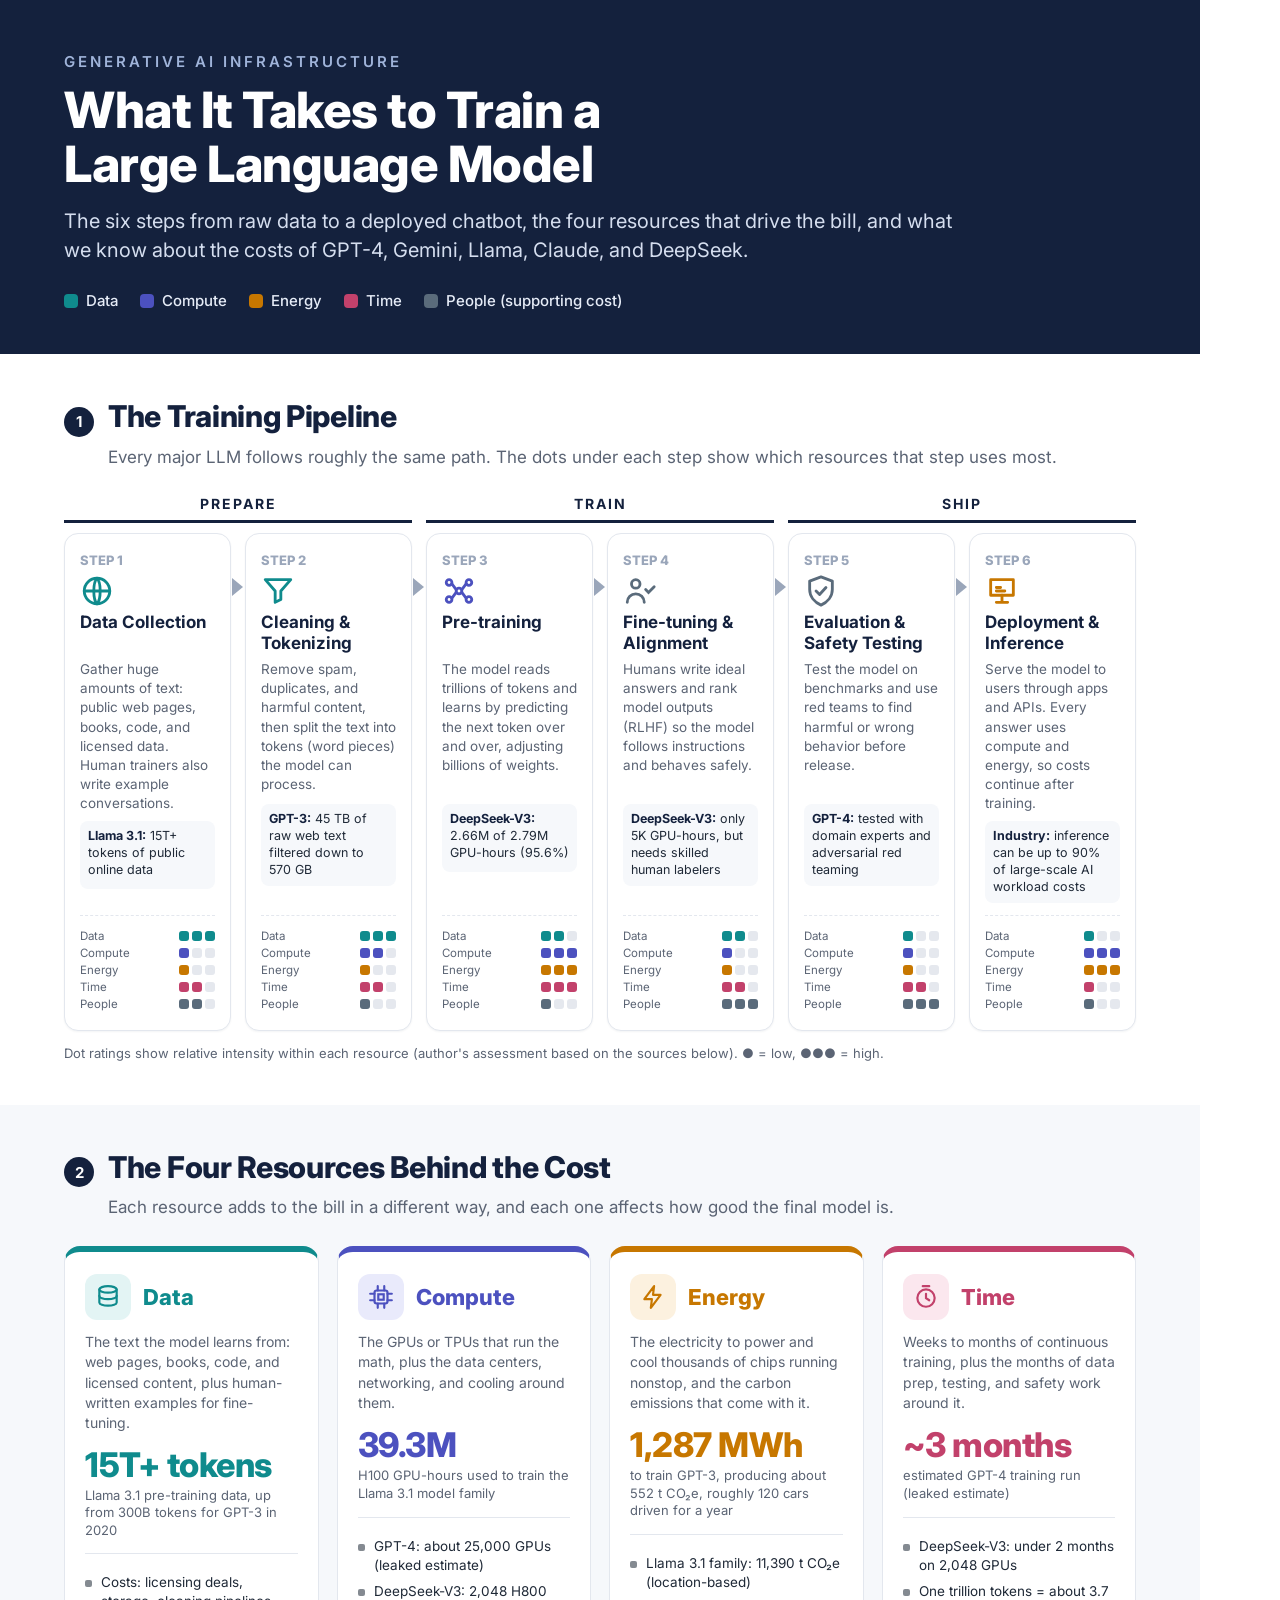
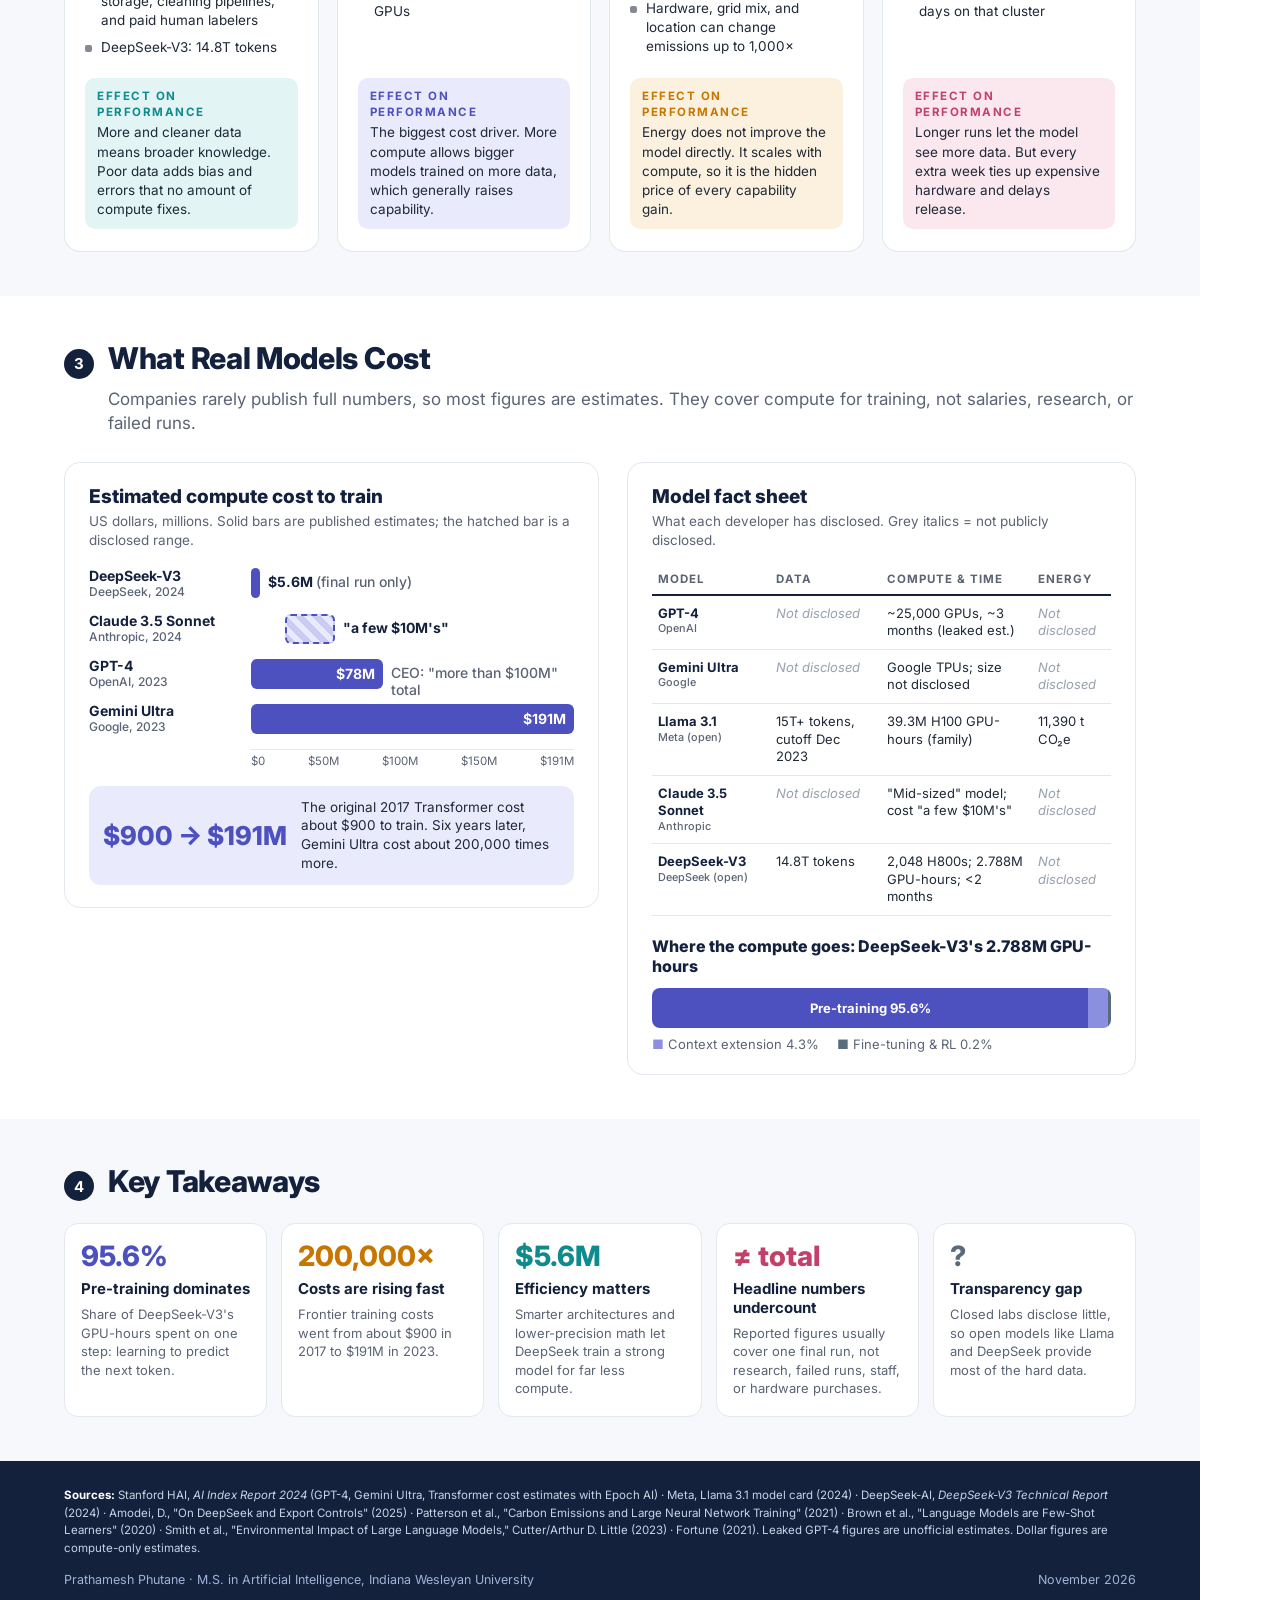
<file: artifacts/llm-training-costs/infographic.html>
<!DOCTYPE html>
<html><head><meta charset="utf-8">
<title>What It Takes to Train a Large Language Model | Prathamesh Phutane</title>
<meta name="viewport" content="width=1200">
<link href="https://fonts.googleapis.com/css2?family=Inter:wght@400;500;600;700;800&display=swap" rel="stylesheet">
<style>
:root{
  --navy:#14213D; --ink:#1F2937; --muted:#5B6474; --line:#E3E7EE; --bg:#F6F8FB;
  --data:#0F8B8D; --data-l:#E3F4F4;
  --comp:#4C51BF; --comp-l:#E9EAFB;
  --ener:#C77700; --ener-l:#FCF1DF;
  --time:#C2416B; --time-l:#FBE7EE;
  --ppl:#5A6B7B; --ppl-l:#ECEFF2;
}
*{box-sizing:border-box;margin:0;padding:0}
body{width:1200px;font-family:Inter,Arial,sans-serif;color:var(--ink);background:#fff}
.header{background:var(--navy);color:#fff;padding:52px 64px 44px}
.kicker{font-size:15px;letter-spacing:3px;text-transform:uppercase;color:#9FB3D9;font-weight:600}
h1{font-size:50px;line-height:1.08;font-weight:800;margin-top:12px;letter-spacing:-.5px}
.sub{font-size:20px;color:#D5DEEF;margin-top:16px;max-width:900px;line-height:1.45}
.legend{display:flex;gap:22px;margin-top:26px;flex-wrap:wrap}
.legend span{display:flex;align-items:center;gap:8px;font-size:15px;color:#E6ECF7;font-weight:500}
.legend i{width:14px;height:14px;border-radius:4px;display:inline-block}
section{padding:44px 64px}
section.alt{background:var(--bg)}
.sec-title{display:flex;align-items:baseline;gap:14px}
.sec-num{font-size:15px;font-weight:700;color:#fff;background:var(--navy);border-radius:999px;width:30px;height:30px;display:flex;align-items:center;justify-content:center}
h2{font-size:30px;font-weight:800;color:var(--navy);letter-spacing:-.3px}
.sec-desc{font-size:17px;color:var(--muted);margin:8px 0 26px 44px;line-height:1.45}
/* pipeline */
.phases{display:grid;grid-template-columns:2fr 2fr 2fr;gap:14px;margin-bottom:10px}
.phase{text-align:center;font-size:14px;font-weight:700;letter-spacing:2px;text-transform:uppercase;color:var(--navy);border-bottom:3px solid var(--navy);padding-bottom:8px}
.steps{display:grid;grid-template-columns:repeat(6,1fr);gap:14px;position:relative}
.step{display:flex;flex-direction:column;background:#fff;border:1px solid var(--line);border-radius:14px;padding:18px 15px 16px;position:relative;box-shadow:0 1px 2px rgba(20,33,61,.05)}
.step:not(:last-child)::after{content:"";position:absolute;right:-13px;top:44px;width:0;height:0;border-top:9px solid transparent;border-bottom:9px solid transparent;border-left:11px solid #9AA6BA;z-index:2}
.step .n{font-size:13px;font-weight:800;color:#9AA6BA}
.step svg{width:34px;height:34px;margin:6px 0 4px}
.step h3{font-size:17px;line-height:1.2;font-weight:700;color:var(--navy);min-height:42px}
.step p{font-size:13.5px;line-height:1.42;color:var(--muted);margin-top:6px;min-height:136px}
.step .ex{font-size:12.5px;line-height:1.35;background:var(--bg);border-radius:8px;padding:7px 8px;margin:8px 0 12px;color:var(--ink);min-height:68px}
.step .ex b{color:var(--navy)}
.heat{margin-top:auto;border-top:1px dashed var(--line);padding-top:10px}
.hrow{display:flex;align-items:center;justify-content:space-between;font-size:11.5px;color:var(--muted);margin:3px 0}
.dots{display:flex;gap:3px}
.dots i{width:10px;height:10px;border-radius:3px;background:#E5E8EE;display:block}
.heatnote{font-size:13px;color:var(--muted);margin-top:14px}
/* resource cards */
.cards{display:grid;grid-template-columns:repeat(4,1fr);gap:18px}
.card{display:flex;flex-direction:column;border-radius:16px;padding:22px 20px;background:#fff;border:1px solid var(--line);border-top:6px solid}
.card .top{display:flex;align-items:center;gap:12px}
.card .ic{width:46px;height:46px;border-radius:12px;display:flex;align-items:center;justify-content:center}
.card .ic svg{width:26px;height:26px}
.card h3{font-size:22px;font-weight:800}
.card .what{font-size:14px;color:var(--muted);line-height:1.45;margin-top:12px;min-height:82px}
.big{font-size:34px;font-weight:800;margin-top:14px;letter-spacing:-.5px;line-height:1}
.bigl{font-size:13px;color:var(--muted);margin-top:5px;line-height:1.35;min-height:36px}
.card ul{list-style:none;margin:14px 0;border-top:1px solid var(--line);padding-top:12px}
.card li{font-size:13.5px;line-height:1.42;margin:7px 0;padding-left:16px;position:relative}
.card li::before{content:"";position:absolute;left:0;top:7px;width:7px;height:7px;border-radius:2px;background:currentColor;opacity:.55}
.why{margin-top:auto;font-size:13.5px;line-height:1.42;border-radius:10px;padding:10px 12px}
.why b{display:block;font-size:11.5px;letter-spacing:1.5px;text-transform:uppercase;margin-bottom:3px}
/* chart */
.chartwrap{display:grid;grid-template-columns:1.05fr 1fr;gap:28px;align-items:start}
.panel{background:#fff;border:1px solid var(--line);border-radius:16px;padding:22px 24px}
.panel h3{font-size:19px;font-weight:800;color:var(--navy)}
.panel .ps{font-size:13.5px;color:var(--muted);margin-top:4px;line-height:1.4}
.bars{margin-top:18px}
.bar{display:grid;grid-template-columns:150px 1fr;align-items:center;gap:12px;margin:14px 0}
.bar .lab{font-size:14px;font-weight:700;color:var(--navy);line-height:1.2}
.bar .lab small{display:block;font-weight:500;color:var(--muted);font-size:12px}
.track{position:relative;height:30px}
.fill{height:30px;border-radius:6px;background:var(--comp);display:flex;align-items:center;justify-content:flex-end;padding-right:8px;color:#fff;font-weight:700;font-size:14px}
.fill.out{justify-content:flex-start}
.val{position:absolute;top:5px;font-weight:700;font-size:14px;color:var(--navy)}
.range{position:absolute;height:30px;border-radius:6px;background:repeating-linear-gradient(45deg,#C9CBF3 0 6px,#E9EAFB 6px 12px);border:2px dashed var(--comp)}
.axis{display:grid;grid-template-columns:150px 1fr;gap:12px;margin-top:4px}
.ticks{display:flex;justify-content:space-between;font-size:11.5px;color:var(--muted);border-top:1px solid var(--line);padding-top:4px}
.trend{display:flex;align-items:center;gap:14px;margin-top:18px;background:var(--comp-l);border-radius:12px;padding:12px 14px}
.trend .t1{font-size:26px;font-weight:800;color:var(--comp);white-space:nowrap}
.trend p{font-size:13.5px;line-height:1.4}
table{width:100%;border-collapse:collapse;margin-top:14px;font-size:13px}
th{text-align:left;font-size:11.5px;letter-spacing:1px;text-transform:uppercase;color:var(--muted);padding:8px 6px;border-bottom:2px solid var(--navy)}
td{padding:9px 6px;border-bottom:1px solid var(--line);vertical-align:top;line-height:1.35}
td.m{font-weight:700;color:var(--navy);width:118px}
td.m small{display:block;font-weight:500;color:var(--muted)}
.nd{color:#97A0AF;font-style:italic}
.pill{display:inline-block;font-size:10.5px;font-weight:700;padding:2px 6px;border-radius:999px;margin-right:3px}
/* stacked */
.split{margin-top:6px}
.stack{display:flex;height:40px;border-radius:8px;overflow:hidden;margin-top:12px}
.stack div{display:flex;align-items:center;justify-content:center;color:#fff;font-weight:700;font-size:13px}
.slegend{display:flex;gap:18px;margin-top:8px;font-size:13px;color:var(--muted)}
/* takeaways */
.take{display:grid;grid-template-columns:repeat(5,1fr);gap:14px}
.tk{background:#fff;border-radius:14px;padding:18px 16px;border:1px solid var(--line)}
.tk .k{font-size:28px;font-weight:800;color:var(--navy);line-height:1}
.tk h4{font-size:15px;font-weight:700;margin-top:10px;color:var(--navy);line-height:1.25}
.tk p{font-size:13px;color:var(--muted);line-height:1.42;margin-top:6px}
.footer{background:var(--navy);color:#C9D3E6;padding:26px 64px 30px;font-size:11.5px;line-height:1.55}
.footer b{color:#fff}
.footer .by{display:flex;justify-content:space-between;margin-top:12px;color:#9FB3D9;font-size:12.5px}
</style></head>
<body>

<div class="header">
  <div class="kicker">Generative AI Infrastructure</div>
  <h1>What It Takes to Train a<br>Large Language Model</h1>
  <div class="sub">The six steps from raw data to a deployed chatbot, the four resources that drive the bill, and what we know about the costs of GPT-4, Gemini, Llama, Claude, and DeepSeek.</div>
  <div class="legend">
    <span><i style="background:var(--data)"></i>Data</span>
    <span><i style="background:var(--comp)"></i>Compute</span>
    <span><i style="background:var(--ener)"></i>Energy</span>
    <span><i style="background:var(--time)"></i>Time</span>
    <span><i style="background:var(--ppl)"></i>People (supporting cost)</span>
  </div>
</div>

<!-- SECTION 1 -->
<section>
  <div class="sec-title"><div class="sec-num">1</div><h2>The Training Pipeline</h2></div>
  <div class="sec-desc">Every major LLM follows roughly the same path. The dots under each step show which resources that step uses most.</div>
  <div class="phases"><div class="phase">Prepare</div><div class="phase">Train</div><div class="phase">Ship</div></div>
  <div class="steps" id="steps"></div>
  <div class="heatnote">Dot ratings show relative intensity within each resource (author's assessment based on the sources below). ● = low, ●●● = high.</div>
</section>

<!-- SECTION 2 -->
<section class="alt">
  <div class="sec-title"><div class="sec-num">2</div><h2>The Four Resources Behind the Cost</h2></div>
  <div class="sec-desc">Each resource adds to the bill in a different way, and each one affects how good the final model is.</div>
  <div class="cards">
    <div class="card" style="border-top-color:var(--data)">
      <div class="top"><div class="ic" style="background:var(--data-l)"><svg viewBox="0 0 24 24" fill="none" stroke="#0F8B8D" stroke-width="2" stroke-linecap="round"><ellipse cx="12" cy="5" rx="8" ry="3"/><path d="M4 5v6c0 1.7 3.6 3 8 3s8-1.3 8-3V5"/><path d="M4 11v6c0 1.7 3.6 3 8 3s8-1.3 8-3v-6"/></svg></div><h3 style="color:var(--data)">Data</h3></div>
      <div class="what">The text the model learns from: web pages, books, code, and licensed content, plus human-written examples for fine-tuning.</div>
      <div class="big" style="color:var(--data)">15T+ tokens</div>
      <div class="bigl">Llama 3.1 pre-training data, up from 300B tokens for GPT-3 in 2020</div>
      <ul style="color:var(--data)">
        <li style="color:var(--ink)">Costs: licensing deals, storage, cleaning pipelines, and paid human labelers</li>
        <li style="color:var(--ink)">DeepSeek-V3: 14.8T tokens</li>
      </ul>
      <div class="why" style="background:var(--data-l)"><b style="color:var(--data)">Effect on performance</b>More and cleaner data means broader knowledge. Poor data adds bias and errors that no amount of compute fixes.</div>
    </div>
    <div class="card" style="border-top-color:var(--comp)">
      <div class="top"><div class="ic" style="background:var(--comp-l)"><svg viewBox="0 0 24 24" fill="none" stroke="#4C51BF" stroke-width="2" stroke-linecap="round"><rect x="6" y="6" width="12" height="12" rx="2"/><rect x="9.5" y="9.5" width="5" height="5"/><path d="M9 2v4M15 2v4M9 18v4M15 18v4M2 9h4M2 15h4M18 9h4M18 15h4"/></svg></div><h3 style="color:var(--comp)">Compute</h3></div>
      <div class="what">The GPUs or TPUs that run the math, plus the data centers, networking, and cooling around them.</div>
      <div class="big" style="color:var(--comp)">39.3M</div>
      <div class="bigl">H100 GPU-hours used to train the Llama 3.1 model family</div>
      <ul>
        <li>GPT-4: about 25,000 GPUs (leaked estimate)</li>
        <li>DeepSeek-V3: 2,048 H800 GPUs</li>
      </ul>
      <div class="why" style="background:var(--comp-l)"><b style="color:var(--comp)">Effect on performance</b>The biggest cost driver. More compute allows bigger models trained on more data, which generally raises capability.</div>
    </div>
    <div class="card" style="border-top-color:var(--ener)">
      <div class="top"><div class="ic" style="background:var(--ener-l)"><svg viewBox="0 0 24 24" fill="none" stroke="#C77700" stroke-width="2" stroke-linejoin="round"><path d="M13 2L4 14h7l-1 8 9-12h-7l1-8z"/></svg></div><h3 style="color:var(--ener)">Energy</h3></div>
      <div class="what">The electricity to power and cool thousands of chips running nonstop, and the carbon emissions that come with it.</div>
      <div class="big" style="color:var(--ener)">1,287 MWh</div>
      <div class="bigl">to train GPT-3, producing about 552 t CO₂e, roughly 120 cars driven for a year</div>
      <ul style="color:var(--ener)">
        <li style="color:var(--ink)">Llama 3.1 family: 11,390 t CO₂e (location-based)</li>
        <li style="color:var(--ink)">Hardware, grid mix, and location can change emissions up to 1,000×</li>
      </ul>
      <div class="why" style="background:var(--ener-l)"><b style="color:var(--ener)">Effect on performance</b>Energy does not improve the model directly. It scales with compute, so it is the hidden price of every capability gain.</div>
    </div>
    <div class="card" style="border-top-color:var(--time)">
      <div class="top"><div class="ic" style="background:var(--time-l)"><svg viewBox="0 0 24 24" fill="none" stroke="#C2416B" stroke-width="2" stroke-linecap="round"><circle cx="12" cy="13" r="8"/><path d="M12 9v4l3 2M9 2h6"/></svg></div><h3 style="color:var(--time)">Time</h3></div>
      <div class="what">Weeks to months of continuous training, plus the months of data prep, testing, and safety work around it.</div>
      <div class="big" style="color:var(--time)">~3 months</div>
      <div class="bigl">estimated GPT-4 training run (leaked estimate)</div>
      <ul>
        <li>DeepSeek-V3: under 2 months on 2,048 GPUs</li>
        <li>One trillion tokens = about 3.7 days on that cluster</li>
      </ul>
      <div class="why" style="background:var(--time-l)"><b style="color:var(--time)">Effect on performance</b>Longer runs let the model see more data. But every extra week ties up expensive hardware and delays release.</div>
    </div>
  </div>
</section>

<!-- SECTION 3 -->
<section>
  <div class="sec-title"><div class="sec-num">3</div><h2>What Real Models Cost</h2></div>
  <div class="sec-desc">Companies rarely publish full numbers, so most figures are estimates. They cover compute for training, not salaries, research, or failed runs.</div>
  <div class="chartwrap">
    <div class="panel">
      <h3>Estimated compute cost to train</h3>
      <div class="ps">US dollars, millions. Solid bars are published estimates; the hatched bar is a disclosed range.</div>
      <div class="bars">
        <div class="bar"><div class="lab">DeepSeek-V3<small>DeepSeek, 2024</small></div><div class="track"><div class="fill" style="width:2.9%"></div><div class="val" style="left:calc(2.9% + 8px)">$5.6M <span style="font-weight:500;color:var(--muted)">(final run only)</span></div></div></div>
        <div class="bar"><div class="lab">Claude 3.5 Sonnet<small>Anthropic, 2024</small></div><div class="track"><div class="range" style="left:10.5%;width:15.6%"></div><div class="val" style="left:calc(26.1% + 8px)">"a few $10M's"</div></div></div>
        <div class="bar"><div class="lab">GPT-4<small>OpenAI, 2023</small></div><div class="track"><div class="fill" style="width:40.8%">$78M</div><div class="val" style="left:calc(40.8% + 8px);font-weight:500;color:var(--muted)">CEO: "more than $100M" total</div></div></div>
        <div class="bar"><div class="lab">Gemini Ultra<small>Google, 2023</small></div><div class="track"><div class="fill" style="width:100%">$191M</div></div></div>
      </div>
      <div class="axis"><div></div><div class="ticks"><span>$0</span><span>$50M</span><span>$100M</span><span>$150M</span><span>$191M</span></div></div>
      <div class="trend"><div class="t1">$900 → $191M</div><p>The original 2017 Transformer cost about $900 to train. Six years later, Gemini Ultra cost about 200,000 times more.</p></div>
    </div>
    <div class="panel">
      <h3>Model fact sheet</h3>
      <div class="ps">What each developer has disclosed. Grey italics = not publicly disclosed.</div>
      <table>
        <tr><th>Model</th><th>Data</th><th>Compute &amp; time</th><th>Energy</th></tr>
        <tr><td class="m">GPT-4<small>OpenAI</small></td><td class="nd">Not disclosed</td><td>~25,000 GPUs, ~3 months (leaked est.)</td><td class="nd">Not disclosed</td></tr>
        <tr><td class="m">Gemini Ultra<small>Google</small></td><td class="nd">Not disclosed</td><td>Google TPUs; size not disclosed</td><td class="nd">Not disclosed</td></tr>
        <tr><td class="m">Llama 3.1<small>Meta (open)</small></td><td>15T+ tokens, cutoff Dec 2023</td><td>39.3M H100 GPU-hours (family)</td><td>11,390 t CO₂e</td></tr>
        <tr><td class="m">Claude 3.5 Sonnet<small>Anthropic</small></td><td class="nd">Not disclosed</td><td>"Mid-sized" model; cost "a few $10M's"</td><td class="nd">Not disclosed</td></tr>
        <tr><td class="m">DeepSeek-V3<small>DeepSeek (open)</small></td><td>14.8T tokens</td><td>2,048 H800s; 2.788M GPU-hours; &lt;2 months</td><td class="nd">Not disclosed</td></tr>
      </table>
      <div class="split">
        <h3 style="margin-top:20px;font-size:16px">Where the compute goes: DeepSeek-V3's 2.788M GPU-hours</h3>
        <div class="stack"><div style="width:95.1%;background:var(--comp)">Pre-training 95.6%</div><div style="width:4.3%;background:#8B8FE0"></div><div style="width:0.6%;background:var(--ppl)"></div></div>
        <div class="slegend"><span><b style="color:#8B8FE0">■</b> Context extension 4.3%</span><span><b style="color:var(--ppl)">■</b> Fine-tuning &amp; RL 0.2%</span></div>
      </div>
    </div>
  </div>
</section>

<!-- SECTION 4 -->
<section class="alt">
  <div class="sec-title"><div class="sec-num">4</div><h2>Key Takeaways</h2></div>
  <div style="height:22px"></div>
  <div class="take">
    <div class="tk"><div class="k" style="color:var(--comp)">95.6%</div><h4>Pre-training dominates</h4><p>Share of DeepSeek-V3's GPU-hours spent on one step: learning to predict the next token.</p></div>
    <div class="tk"><div class="k" style="color:var(--ener)">200,000×</div><h4>Costs are rising fast</h4><p>Frontier training costs went from about $900 in 2017 to $191M in 2023.</p></div>
    <div class="tk"><div class="k" style="color:var(--data)">$5.6M</div><h4>Efficiency matters</h4><p>Smarter architectures and lower-precision math let DeepSeek train a strong model for far less compute.</p></div>
    <div class="tk"><div class="k" style="color:var(--time)">≠ total</div><h4>Headline numbers undercount</h4><p>Reported figures usually cover one final run, not research, failed runs, staff, or hardware purchases.</p></div>
    <div class="tk"><div class="k" style="color:var(--ppl)">?</div><h4>Transparency gap</h4><p>Closed labs disclose little, so open models like Llama and DeepSeek provide most of the hard data.</p></div>
  </div>
</section>

<div class="footer">
  <b>Sources:</b> Stanford HAI, <i>AI Index Report 2024</i> (GPT-4, Gemini Ultra, Transformer cost estimates with Epoch AI) · Meta, Llama 3.1 model card (2024) · DeepSeek-AI, <i>DeepSeek-V3 Technical Report</i> (2024) · Amodei, D., "On DeepSeek and Export Controls" (2025) · Patterson et al., "Carbon Emissions and Large Neural Network Training" (2021) · Brown et al., "Language Models are Few-Shot Learners" (2020) · Smith et al., "Environmental Impact of Large Language Models," Cutter/Arthur D. Little (2023) · Fortune (2021). Leaked GPT-4 figures are unofficial estimates. Dollar figures are compute-only estimates.
  <div class="by"><span>Prathamesh Phutane · M.S. in Artificial Intelligence, Indiana Wesleyan University</span><span>November 2026</span></div>
</div>

<script>
const R={d:'var(--data)',c:'var(--comp)',e:'var(--ener)',t:'var(--time)',p:'var(--ppl)'};
const icons={
 collect:'<svg viewBox="0 0 24 24" fill="none" stroke="#0F8B8D" stroke-width="2" stroke-linecap="round"><circle cx="12" cy="12" r="9"/><path d="M3 12h18M12 3c3 3 3 15 0 18M12 3c-3 3-3 15 0 18"/></svg>',
 clean:'<svg viewBox="0 0 24 24" fill="none" stroke="#0F8B8D" stroke-width="2" stroke-linecap="round" stroke-linejoin="round"><path d="M3 4h18l-7 8v6l-4 2v-8z"/></svg>',
 pre:'<svg viewBox="0 0 24 24" fill="none" stroke="#4C51BF" stroke-width="2" stroke-linecap="round"><circle cx="5" cy="6" r="2"/><circle cx="5" cy="18" r="2"/><circle cx="12" cy="12" r="2"/><circle cx="19" cy="6" r="2"/><circle cx="19" cy="18" r="2"/><path d="M7 7l3 4M7 17l3-4M14 11l3-4M14 13l3 4"/></svg>',
 tune:'<svg viewBox="0 0 24 24" fill="none" stroke="#5A6B7B" stroke-width="2" stroke-linecap="round"><circle cx="9" cy="7" r="3"/><path d="M3 20c0-3.3 2.7-6 6-6s6 2.7 6 6"/><path d="M16 11l2 2 4-4"/></svg>',
 eval:'<svg viewBox="0 0 24 24" fill="none" stroke="#5A6B7B" stroke-width="2" stroke-linejoin="round"><path d="M12 2l8 3v6c0 5-3.5 9-8 11-4.5-2-8-6-8-11V5z"/><path d="M8.5 12l2.5 2.5 4.5-5" stroke-linecap="round"/></svg>',
 deploy:'<svg viewBox="0 0 24 24" fill="none" stroke="#C77700" stroke-width="2" stroke-linecap="round" stroke-linejoin="round"><path d="M4 4h16v11H4z"/><path d="M8 20h8M12 15v5"/><path d="M8 9.5h3M8 12h6"/></svg>'};
const steps=[
 {k:'collect',t:'Data Collection',p:'Gather huge amounts of text: public web pages, books, code, and licensed data. Human trainers also write example conversations.',ex:'<b>Llama 3.1:</b> 15T+ tokens of public online data',h:{d:3,c:1,e:1,t:2,p:2}},
 {k:'clean',t:'Cleaning & Tokenizing',p:'Remove spam, duplicates, and harmful content, then split the text into tokens (word pieces) the model can process.',ex:'<b>GPT-3:</b> 45 TB of raw web text filtered down to 570 GB',h:{d:3,c:2,e:1,t:2,p:1}},
 {k:'pre',t:'Pre-training',p:'The model reads trillions of tokens and learns by predicting the next token over and over, adjusting billions of weights.',ex:'<b>DeepSeek-V3:</b> 2.66M of 2.79M GPU-hours (95.6%)',h:{d:2,c:3,e:3,t:3,p:1}},
 {k:'tune',t:'Fine-tuning & Alignment',p:'Humans write ideal answers and rank model outputs (RLHF) so the model follows instructions and behaves safely.',ex:'<b>DeepSeek-V3:</b> only 5K GPU-hours, but needs skilled human labelers',h:{d:2,c:1,e:1,t:2,p:3}},
 {k:'eval',t:'Evaluation & Safety Testing',p:'Test the model on benchmarks and use red teams to find harmful or wrong behavior before release.',ex:'<b>GPT-4:</b> tested with domain experts and adversarial red teaming',h:{d:1,c:1,e:1,t:2,p:3}},
 {k:'deploy',t:'Deployment & Inference',p:'Serve the model to users through apps and APIs. Every answer uses compute and energy, so costs continue after training.',ex:'<b>Industry:</b> inference can be up to 90% of large-scale AI workload costs',h:{d:1,c:3,e:3,t:1,p:1}}];
const names={d:'Data',c:'Compute',e:'Energy',t:'Time',p:'People'};
document.getElementById('steps').innerHTML=steps.map((s,i)=>`<div class="step"><div class="n">STEP ${i+1}</div>${icons[s.k]}<h3>${s.t}</h3><p>${s.p}</p><div class="ex">${s.ex}</div><div class="heat">${Object.keys(names).map(r=>`<div class="hrow"><span>${names[r]}</span><span class="dots">${[1,2,3].map(n=>`<i style="${n<=s.h[r]?'background:'+R[r]:''}"></i>`).join('')}</span></div>`).join('')}</div></div>`).join('');
</script>
</body></html>
</file>
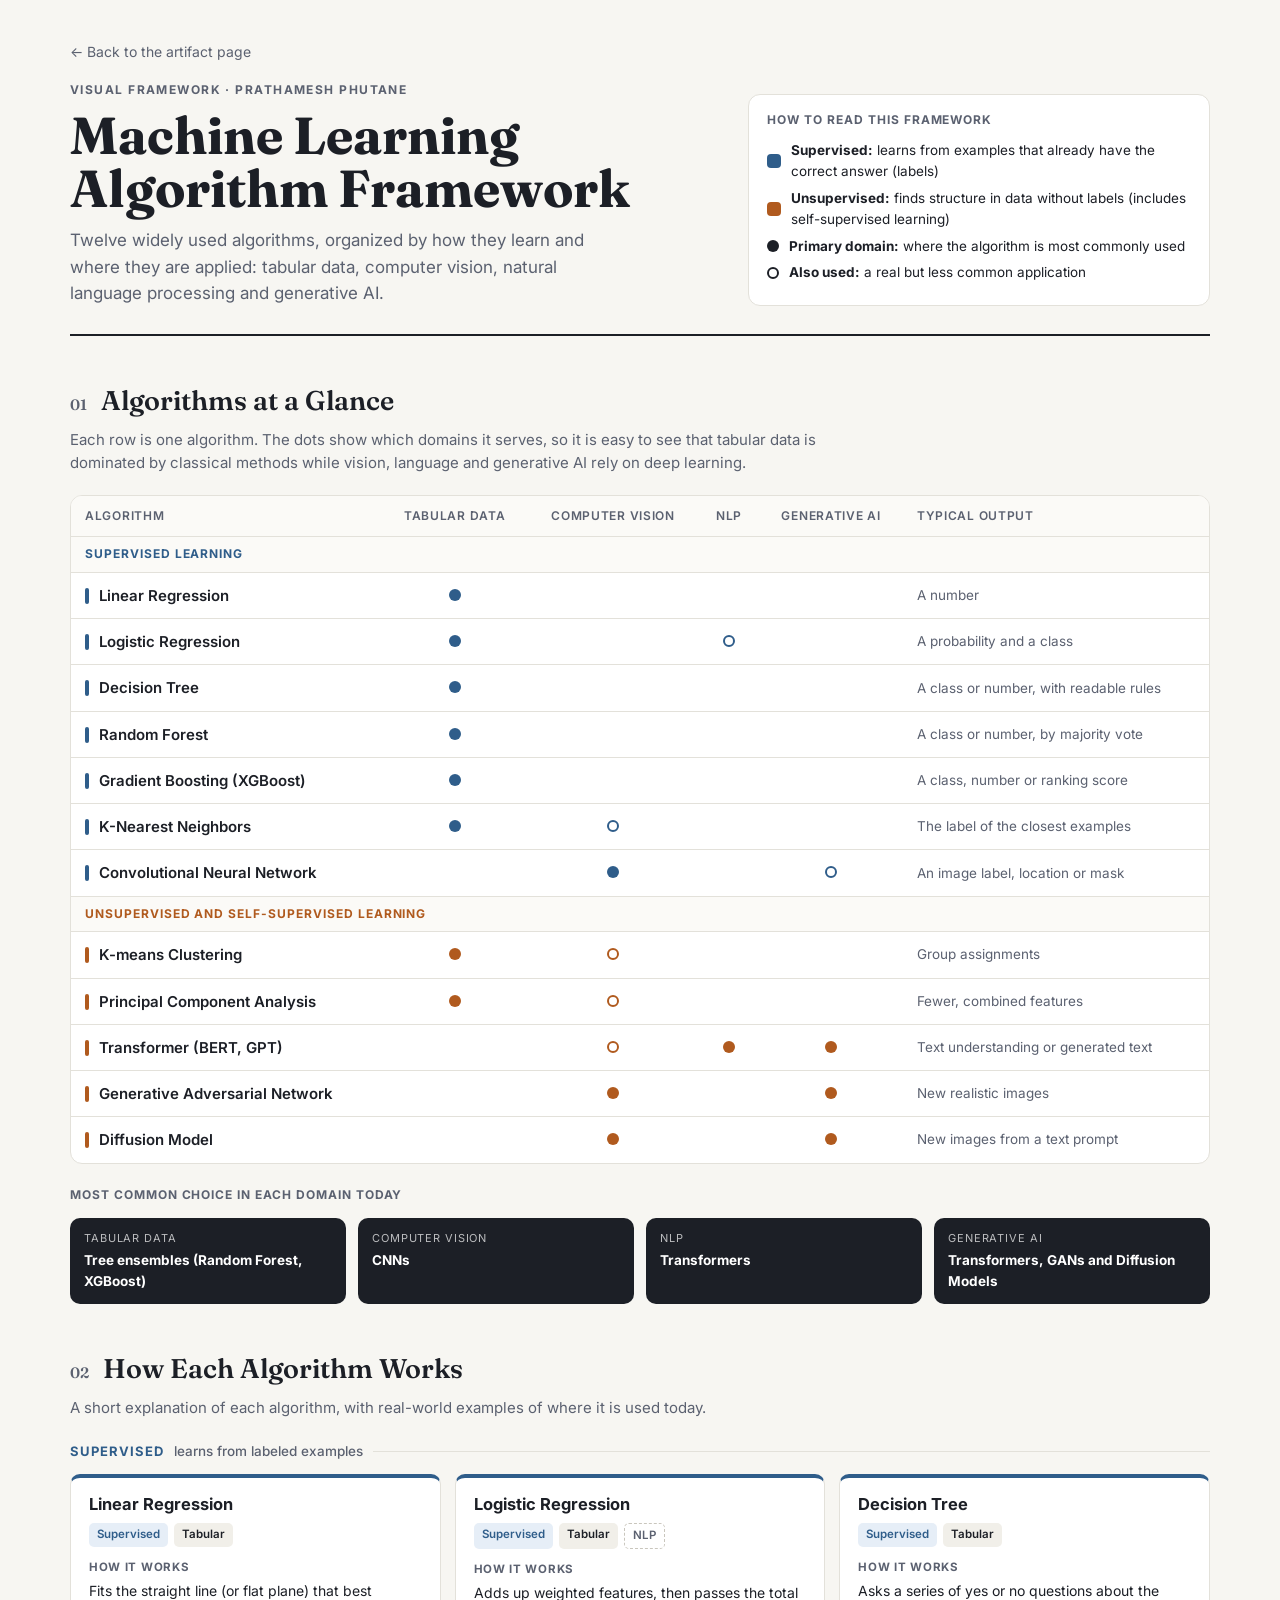
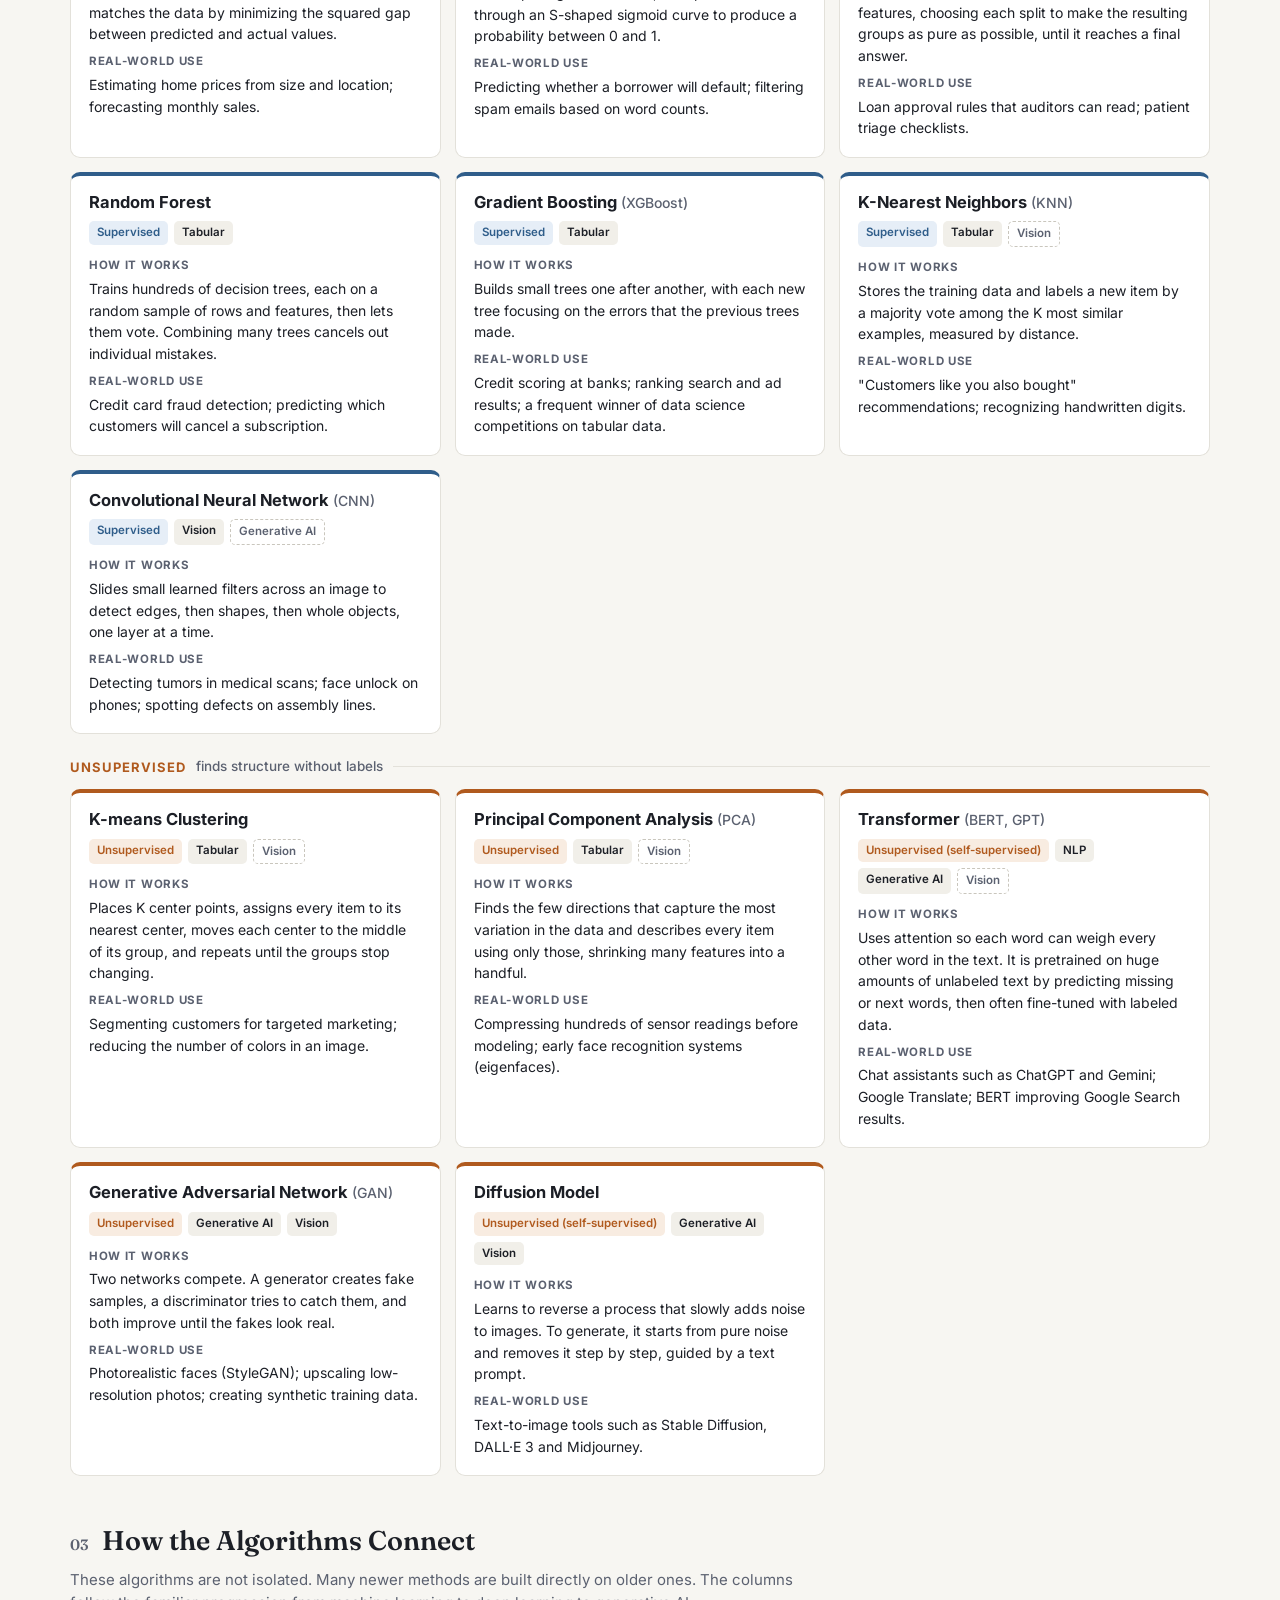
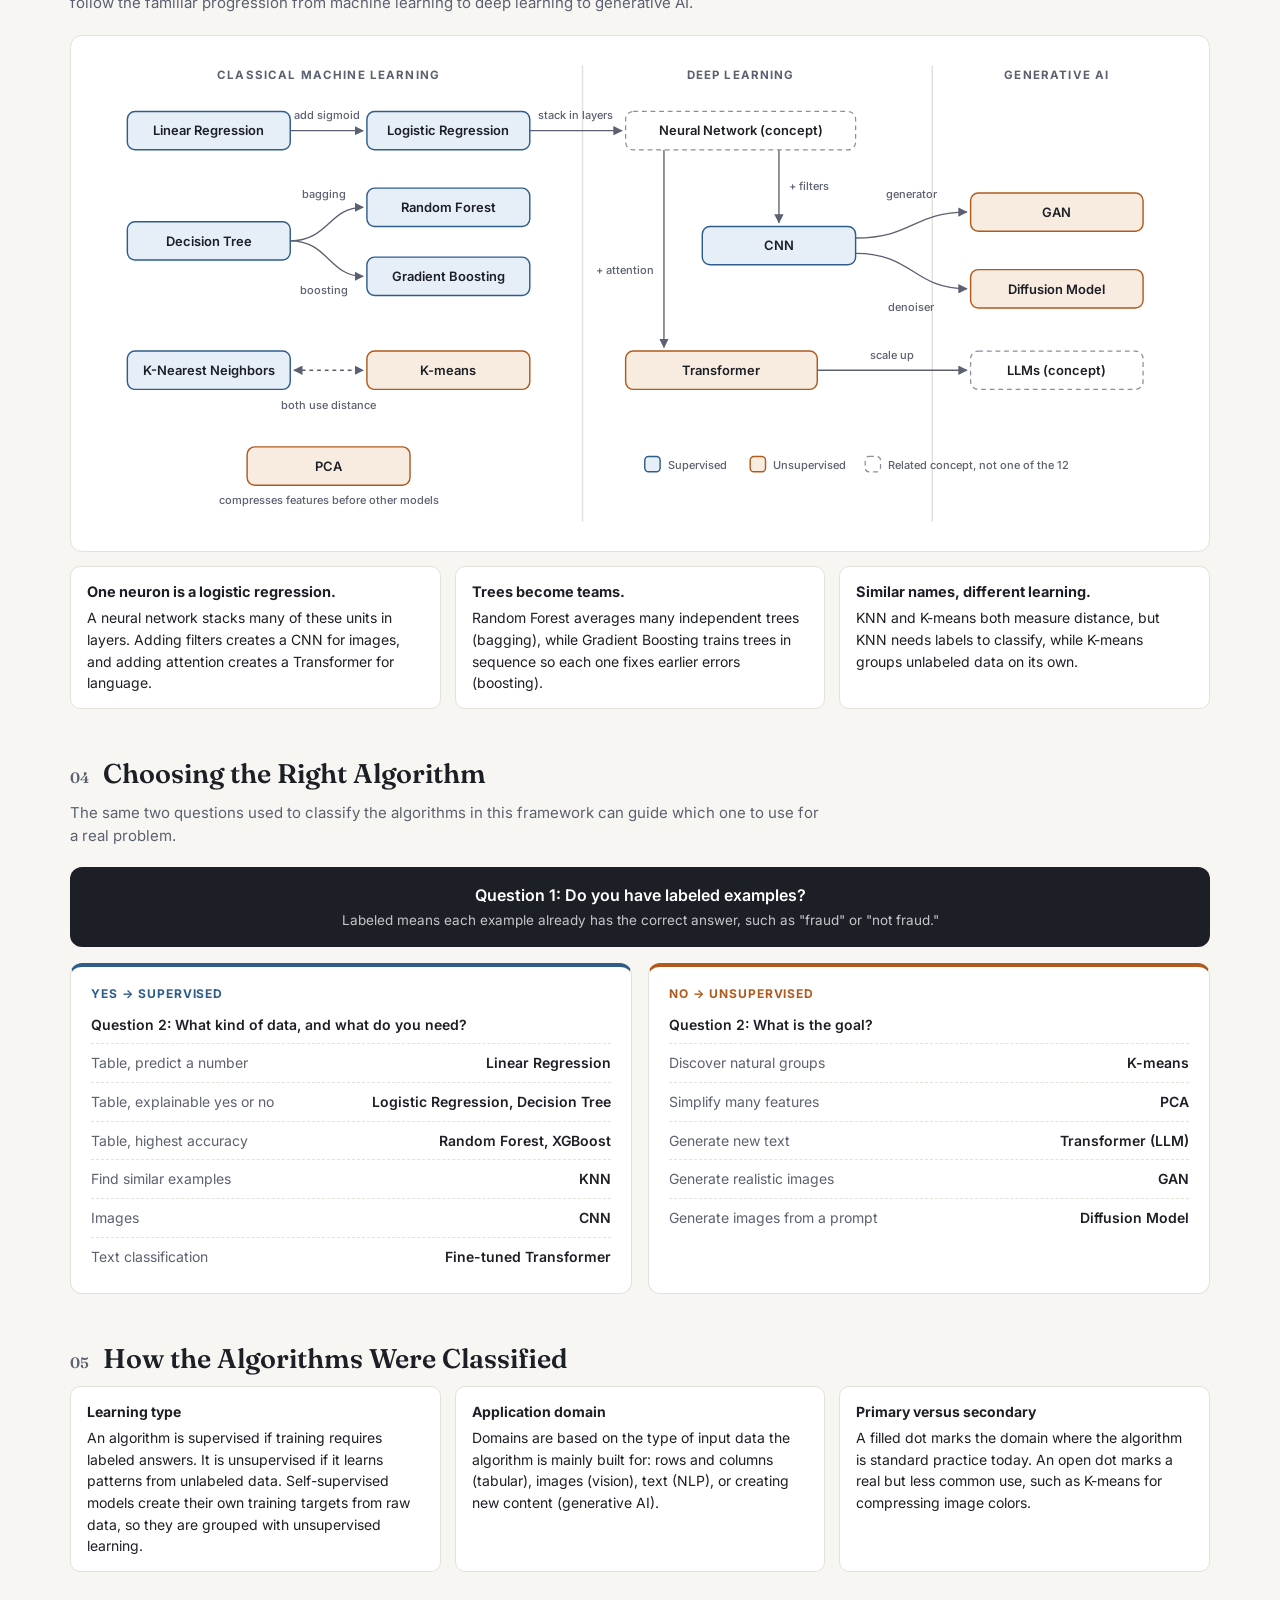
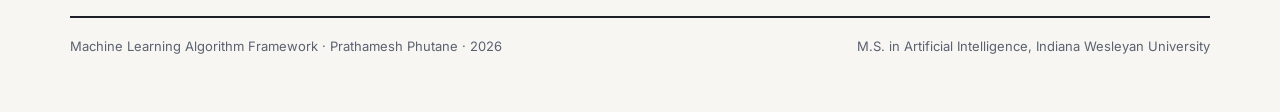
<file: artifacts/ml-algorithm-framework/framework.html>
<!doctype html>
<html lang="en">
<head>
<meta charset="utf-8">
<meta name="viewport" content="width=device-width, initial-scale=1">
<title>Machine Learning Algorithm Framework | Prathamesh Phutane</title>
<meta name="description" content="A visual framework of 12 machine learning algorithms classified by learning type and application domain.">
<link rel="preconnect" href="https://fonts.googleapis.com">
<link href="https://fonts.googleapis.com/css2?family=Fraunces:opsz,wght@9..144,500;9..144,600;9..144,700&family=Inter:wght@400;500;600;700&display=swap" rel="stylesheet">
<style>
  :root {
    --bg: #f7f6f2;
    --surface: #ffffff;
    --ink: #1c1f26;
    --muted: #5b6170;
    --line: #e3e1da;
    --sup: #2f5d8a;
    --sup-soft: #e6eef7;
    --uns: #b05a1e;
    --uns-soft: #f8ece1;
    --concept: #8a8f9c;
  }
  * { box-sizing: border-box; }
  body { margin: 0; background: var(--bg); color: var(--ink); font: 15px/1.55 "Inter", system-ui, sans-serif; }
  .poster { max-width: 1180px; margin: 0 auto; padding: 40px 20px 56px; }
  .back { display: inline-block; font-size: 14px; color: var(--muted); text-decoration: none; margin-bottom: 18px; }
  .back:hover { color: var(--ink); }

  /* Header */
  .head { display: grid; grid-template-columns: 1.4fr 1fr; gap: 32px; align-items: end; padding-bottom: 28px; border-bottom: 2px solid var(--ink); }
  .kicker { font-size: 12px; font-weight: 700; letter-spacing: .12em; text-transform: uppercase; color: var(--muted); margin: 0 0 10px; }
  h1 { font-family: "Fraunces", serif; font-size: clamp(34px, 5vw, 52px); line-height: 1.02; margin: 0 0 12px; font-weight: 700; }
  .sub { font-size: 17px; color: var(--muted); margin: 0; max-width: 560px; }
  .legend { background: var(--surface); border: 1px solid var(--line); border-radius: 12px; padding: 16px 18px; font-size: 13.5px; }
  .legend h4 { margin: 0 0 10px; font-size: 12px; letter-spacing: .08em; text-transform: uppercase; color: var(--muted); }
  .legend-row { display: flex; align-items: center; gap: 10px; margin: 6px 0; }
  .sw { width: 14px; height: 14px; border-radius: 4px; flex: none; }
  .sw.sup { background: var(--sup); }
  .sw.uns { background: var(--uns); }
  .dot { width: 12px; height: 12px; border-radius: 50%; flex: none; display: inline-block; }
  .dot.full { background: var(--ink); }
  .dot.part { border: 2px solid var(--ink); }

  /* Section headings */
  .sec { margin-top: 44px; }
  .sec-head { display: flex; align-items: baseline; gap: 14px; margin-bottom: 6px; }
  .num { font-family: "Fraunces", serif; font-size: 15px; font-weight: 600; color: var(--muted); }
  h2 { font-family: "Fraunces", serif; font-size: 27px; margin: 0; font-weight: 600; }
  .sec-intro { color: var(--muted); margin: 0 0 20px; max-width: 760px; }

  /* Matrix */
  .table-wrap { overflow-x: auto; background: var(--surface); border: 1px solid var(--line); border-radius: 12px; }
  table { width: 100%; border-collapse: collapse; min-width: 760px; }
  th, td { padding: 11px 14px; text-align: center; border-bottom: 1px solid var(--line); }
  thead th { font-size: 12px; text-transform: uppercase; letter-spacing: .06em; color: var(--muted); font-weight: 600; background: #fbfaf7; }
  th.algo, td.algo { text-align: left; }
  td.algo { font-weight: 600; }
  td.out { color: var(--muted); font-size: 13.5px; text-align: left; }
  tr.group td { background: #fbfaf7; text-align: left; font-size: 12px; font-weight: 700; letter-spacing: .08em; text-transform: uppercase; padding: 8px 14px; }
  tr.group.sup td { color: var(--sup); }
  tr.group.uns td { color: var(--uns); }
  tbody tr:last-child td { border-bottom: 0; }
  td .dot.full.s { background: var(--sup); }
  td .dot.part.s { border-color: var(--sup); }
  td .dot.full.u { background: var(--uns); }
  td .dot.part.u { border-color: var(--uns); }
  .bar { display: inline-block; width: 4px; height: 16px; border-radius: 2px; vertical-align: -3px; margin-right: 10px; }
  .bar.s { background: var(--sup); } .bar.u { background: var(--uns); }

  .leaders-title { font-size: 12px; font-weight: 700; letter-spacing: .08em; text-transform: uppercase; color: var(--muted); margin: 22px 0 0; }
  .leaders { display: grid; grid-template-columns: repeat(4, 1fr); gap: 12px; margin-top: 14px; }
  .leaders div { background: var(--ink); color: #fff; border-radius: 10px; padding: 12px 14px; font-size: 13.5px; }
  .leaders span { display: block; font-size: 11px; letter-spacing: .08em; text-transform: uppercase; opacity: .7; margin-bottom: 3px; }

  /* Cards */
  .group-label { display: flex; align-items: center; gap: 10px; font-weight: 700; font-size: 13px; letter-spacing: .08em; text-transform: uppercase; margin: 22px 0 12px; }
  .group-label.sup { color: var(--sup); } .group-label.uns { color: var(--uns); }
  .group-label span.rule { flex: 1; height: 1px; background: var(--line); }
  .group-label small { text-transform: none; letter-spacing: 0; font-weight: 500; color: var(--muted); font-size: 13.5px; }
  .cards { display: grid; grid-template-columns: repeat(3, 1fr); gap: 14px; }
  .card { background: var(--surface); border: 1px solid var(--line); border-top: 4px solid var(--sup); border-radius: 10px; padding: 16px 18px 18px; }
  .card.u { border-top-color: var(--uns); }
  .card h3 { font-size: 16.5px; margin: 0 0 8px; line-height: 1.3; }
  .card h3 em { font-style: normal; color: var(--muted); font-weight: 500; font-size: 14px; }
  .chips { display: flex; flex-wrap: wrap; gap: 6px; margin-bottom: 12px; }
  .chip { font-size: 11.5px; font-weight: 600; padding: 3px 8px; border-radius: 5px; background: #f1efe9; color: var(--ink); }
  .chip.type.s { background: var(--sup-soft); color: var(--sup); }
  .chip.type.u { background: var(--uns-soft); color: var(--uns); }
  .chip.minor { background: transparent; border: 1px dashed #c9c6bd; color: var(--muted); }
  .card dl { margin: 0; }
  .card dt { font-size: 11.5px; font-weight: 700; letter-spacing: .06em; text-transform: uppercase; color: var(--muted); margin-top: 8px; }
  .card dd { margin: 3px 0 0; font-size: 14px; }

  /* Diagram */
  .diagram { background: var(--surface); border: 1px solid var(--line); border-radius: 12px; padding: 18px; }
  .diagram svg { width: 100%; height: auto; display: block; }
  .insights { display: grid; grid-template-columns: repeat(3, 1fr); gap: 14px; margin-top: 14px; }
  .insight { background: var(--surface); border: 1px solid var(--line); border-radius: 10px; padding: 14px 16px; font-size: 14px; }
  .insight b { display: block; margin-bottom: 4px; font-size: 14.5px; }

  /* Decision guide */
  .guide { display: grid; grid-template-columns: 1fr 1fr; gap: 16px; }
  .q { background: var(--ink); color: #fff; border-radius: 12px; padding: 16px 20px; text-align: center; grid-column: 1 / -1; font-weight: 600; font-size: 16px; }
  .q span { display: block; font-weight: 400; font-size: 13.5px; opacity: .75; margin-top: 2px; }
  .branch { border-radius: 12px; padding: 18px 20px; border: 1px solid var(--line); background: var(--surface); }
  .branch.s { border-top: 4px solid var(--sup); }
  .branch.u { border-top: 4px solid var(--uns); }
  .branch h3 { margin: 0 0 4px; font-size: 16px; }
  .branch .ans { font-size: 12px; font-weight: 700; letter-spacing: .08em; text-transform: uppercase; }
  .branch.s .ans { color: var(--sup); } .branch.u .ans { color: var(--uns); }
  .branch p.ask { margin: 10px 0 8px; font-weight: 600; font-size: 14px; }
  .path { display: grid; grid-template-columns: 1fr auto; gap: 6px 14px; font-size: 14px; padding: 8px 0; border-top: 1px dashed var(--line); }
  .path .goal { color: var(--muted); }
  .path .pick { font-weight: 600; text-align: right; }

  /* Method box */
  .method { display: grid; grid-template-columns: repeat(3, 1fr); gap: 14px; }
  .method div { background: var(--surface); border: 1px solid var(--line); border-radius: 10px; padding: 14px 16px; font-size: 14px; }
  .method b { display: block; margin-bottom: 4px; }

  .foot { margin-top: 44px; padding-top: 18px; border-top: 2px solid var(--ink); display: flex; justify-content: space-between; flex-wrap: wrap; gap: 8px; font-size: 13px; color: var(--muted); }

  @media (max-width: 900px) {
    .head { grid-template-columns: 1fr; }
    .cards, .insights, .method, .leaders { grid-template-columns: 1fr 1fr; }
  }
  @media (max-width: 620px) {
    .poster { padding: 28px 16px 40px; }
    .cards, .insights, .method, .guide, .leaders { grid-template-columns: 1fr; }
  }
  @media print {
    body { background: #fff; }
    .back { display: none; }
    .card, .insight, .branch, .method div, .table-wrap, .diagram { break-inside: avoid; }
    .sec { break-inside: auto; }
    .guide, .method { break-inside: avoid; }
    .sec-head, .sec-intro { break-after: avoid; }
  }
</style>
</head>
<body>
<div class="poster">
  <a class="back" href="./">&larr; Back to the artifact page</a>

  <header class="head">
    <div>
      <p class="kicker">Visual Framework &middot; Prathamesh Phutane</p>
      <h1>Machine Learning Algorithm Framework</h1>
      <p class="sub">Twelve widely used algorithms, organized by how they learn and where they are applied: tabular data, computer vision, natural language processing and generative AI.</p>
    </div>
    <div class="legend">
      <h4>How to read this framework</h4>
      <div class="legend-row"><span class="sw sup"></span><span><b>Supervised:</b> learns from examples that already have the correct answer (labels)</span></div>
      <div class="legend-row"><span class="sw uns"></span><span><b>Unsupervised:</b> finds structure in data without labels (includes self-supervised learning)</span></div>
      <div class="legend-row"><span class="dot full"></span><span><b>Primary domain:</b> where the algorithm is most commonly used</span></div>
      <div class="legend-row"><span class="dot part"></span><span><b>Also used:</b> a real but less common application</span></div>
    </div>
  </header>

  <!-- 1. Matrix -->
  <section class="sec">
    <div class="sec-head"><span class="num">01</span><h2>Algorithms at a Glance</h2></div>
    <p class="sec-intro">Each row is one algorithm. The dots show which domains it serves, so it is easy to see that tabular data is dominated by classical methods while vision, language and generative AI rely on deep learning.</p>
    <div class="table-wrap">
      <table>
        <thead>
          <tr><th class="algo">Algorithm</th><th>Tabular Data</th><th>Computer Vision</th><th>NLP</th><th>Generative AI</th><th class="algo">Typical output</th></tr>
        </thead>
        <tbody>
          <tr class="group sup"><td colspan="6">Supervised learning</td></tr>
          <tr><td class="algo"><span class="bar s"></span>Linear Regression</td><td><span class="dot full s"></span></td><td></td><td></td><td></td><td class="out">A number</td></tr>
          <tr><td class="algo"><span class="bar s"></span>Logistic Regression</td><td><span class="dot full s"></span></td><td></td><td><span class="dot part s"></span></td><td></td><td class="out">A probability and a class</td></tr>
          <tr><td class="algo"><span class="bar s"></span>Decision Tree</td><td><span class="dot full s"></span></td><td></td><td></td><td></td><td class="out">A class or number, with readable rules</td></tr>
          <tr><td class="algo"><span class="bar s"></span>Random Forest</td><td><span class="dot full s"></span></td><td></td><td></td><td></td><td class="out">A class or number, by majority vote</td></tr>
          <tr><td class="algo"><span class="bar s"></span>Gradient Boosting (XGBoost)</td><td><span class="dot full s"></span></td><td></td><td></td><td></td><td class="out">A class, number or ranking score</td></tr>
          <tr><td class="algo"><span class="bar s"></span>K-Nearest Neighbors</td><td><span class="dot full s"></span></td><td><span class="dot part s"></span></td><td></td><td></td><td class="out">The label of the closest examples</td></tr>
          <tr><td class="algo"><span class="bar s"></span>Convolutional Neural Network</td><td></td><td><span class="dot full s"></span></td><td></td><td><span class="dot part s"></span></td><td class="out">An image label, location or mask</td></tr>
          <tr class="group uns"><td colspan="6">Unsupervised and self-supervised learning</td></tr>
          <tr><td class="algo"><span class="bar u"></span>K-means Clustering</td><td><span class="dot full u"></span></td><td><span class="dot part u"></span></td><td></td><td></td><td class="out">Group assignments</td></tr>
          <tr><td class="algo"><span class="bar u"></span>Principal Component Analysis</td><td><span class="dot full u"></span></td><td><span class="dot part u"></span></td><td></td><td></td><td class="out">Fewer, combined features</td></tr>
          <tr><td class="algo"><span class="bar u"></span>Transformer (BERT, GPT)</td><td></td><td><span class="dot part u"></span></td><td><span class="dot full u"></span></td><td><span class="dot full u"></span></td><td class="out">Text understanding or generated text</td></tr>
          <tr><td class="algo"><span class="bar u"></span>Generative Adversarial Network</td><td></td><td><span class="dot full u"></span></td><td></td><td><span class="dot full u"></span></td><td class="out">New realistic images</td></tr>
          <tr><td class="algo"><span class="bar u"></span>Diffusion Model</td><td></td><td><span class="dot full u"></span></td><td></td><td><span class="dot full u"></span></td><td class="out">New images from a text prompt</td></tr>
        </tbody>
      </table>
    </div>
    <p class="leaders-title">Most common choice in each domain today</p>
    <div class="leaders">
      <div><span>Tabular data</span><b>Tree ensembles (Random Forest, XGBoost)</b></div>
      <div><span>Computer vision</span><b>CNNs</b></div>
      <div><span>NLP</span><b>Transformers</b></div>
      <div><span>Generative AI</span><b>Transformers, GANs and Diffusion Models</b></div>
    </div>
  </section>

  <!-- 2. Cards -->
  <section class="sec">
    <div class="sec-head"><span class="num">02</span><h2>How Each Algorithm Works</h2></div>
    <p class="sec-intro">A short explanation of each algorithm, with real-world examples of where it is used today.</p>

    <div class="group-label sup">Supervised <small>learns from labeled examples</small><span class="rule"></span></div>
    <div class="cards">
      <article class="card">
        <h3>Linear Regression</h3>
        <div class="chips"><span class="chip type s">Supervised</span><span class="chip">Tabular</span></div>
        <dl><dt>How it works</dt><dd>Fits the straight line (or flat plane) that best matches the data by minimizing the squared gap between predicted and actual values.</dd>
        <dt>Real-world use</dt><dd>Estimating home prices from size and location; forecasting monthly sales.</dd></dl>
      </article>
      <article class="card">
        <h3>Logistic Regression</h3>
        <div class="chips"><span class="chip type s">Supervised</span><span class="chip">Tabular</span><span class="chip minor">NLP</span></div>
        <dl><dt>How it works</dt><dd>Adds up weighted features, then passes the total through an S-shaped sigmoid curve to produce a probability between 0 and 1.</dd>
        <dt>Real-world use</dt><dd>Predicting whether a borrower will default; filtering spam emails based on word counts.</dd></dl>
      </article>
      <article class="card">
        <h3>Decision Tree</h3>
        <div class="chips"><span class="chip type s">Supervised</span><span class="chip">Tabular</span></div>
        <dl><dt>How it works</dt><dd>Asks a series of yes or no questions about the features, choosing each split to make the resulting groups as pure as possible, until it reaches a final answer.</dd>
        <dt>Real-world use</dt><dd>Loan approval rules that auditors can read; patient triage checklists.</dd></dl>
      </article>
      <article class="card">
        <h3>Random Forest</h3>
        <div class="chips"><span class="chip type s">Supervised</span><span class="chip">Tabular</span></div>
        <dl><dt>How it works</dt><dd>Trains hundreds of decision trees, each on a random sample of rows and features, then lets them vote. Combining many trees cancels out individual mistakes.</dd>
        <dt>Real-world use</dt><dd>Credit card fraud detection; predicting which customers will cancel a subscription.</dd></dl>
      </article>
      <article class="card">
        <h3>Gradient Boosting <em>(XGBoost)</em></h3>
        <div class="chips"><span class="chip type s">Supervised</span><span class="chip">Tabular</span></div>
        <dl><dt>How it works</dt><dd>Builds small trees one after another, with each new tree focusing on the errors that the previous trees made.</dd>
        <dt>Real-world use</dt><dd>Credit scoring at banks; ranking search and ad results; a frequent winner of data science competitions on tabular data.</dd></dl>
      </article>
      <article class="card">
        <h3>K-Nearest Neighbors <em>(KNN)</em></h3>
        <div class="chips"><span class="chip type s">Supervised</span><span class="chip">Tabular</span><span class="chip minor">Vision</span></div>
        <dl><dt>How it works</dt><dd>Stores the training data and labels a new item by a majority vote among the K most similar examples, measured by distance.</dd>
        <dt>Real-world use</dt><dd>"Customers like you also bought" recommendations; recognizing handwritten digits.</dd></dl>
      </article>
      <article class="card">
        <h3>Convolutional Neural Network <em>(CNN)</em></h3>
        <div class="chips"><span class="chip type s">Supervised</span><span class="chip">Vision</span><span class="chip minor">Generative AI</span></div>
        <dl><dt>How it works</dt><dd>Slides small learned filters across an image to detect edges, then shapes, then whole objects, one layer at a time.</dd>
        <dt>Real-world use</dt><dd>Detecting tumors in medical scans; face unlock on phones; spotting defects on assembly lines.</dd></dl>
      </article>
    </div>

    <div class="group-label uns">Unsupervised <small>finds structure without labels</small><span class="rule"></span></div>
    <div class="cards">
      <article class="card u">
        <h3>K-means Clustering</h3>
        <div class="chips"><span class="chip type u">Unsupervised</span><span class="chip">Tabular</span><span class="chip minor">Vision</span></div>
        <dl><dt>How it works</dt><dd>Places K center points, assigns every item to its nearest center, moves each center to the middle of its group, and repeats until the groups stop changing.</dd>
        <dt>Real-world use</dt><dd>Segmenting customers for targeted marketing; reducing the number of colors in an image.</dd></dl>
      </article>
      <article class="card u">
        <h3>Principal Component Analysis <em>(PCA)</em></h3>
        <div class="chips"><span class="chip type u">Unsupervised</span><span class="chip">Tabular</span><span class="chip minor">Vision</span></div>
        <dl><dt>How it works</dt><dd>Finds the few directions that capture the most variation in the data and describes every item using only those, shrinking many features into a handful.</dd>
        <dt>Real-world use</dt><dd>Compressing hundreds of sensor readings before modeling; early face recognition systems (eigenfaces).</dd></dl>
      </article>
      <article class="card u">
        <h3>Transformer <em>(BERT, GPT)</em></h3>
        <div class="chips"><span class="chip type u">Unsupervised (self-supervised)</span><span class="chip">NLP</span><span class="chip">Generative AI</span><span class="chip minor">Vision</span></div>
        <dl><dt>How it works</dt><dd>Uses attention so each word can weigh every other word in the text. It is pretrained on huge amounts of unlabeled text by predicting missing or next words, then often fine-tuned with labeled data.</dd>
        <dt>Real-world use</dt><dd>Chat assistants such as ChatGPT and Gemini; Google Translate; BERT improving Google Search results.</dd></dl>
      </article>
      <article class="card u">
        <h3>Generative Adversarial Network <em>(GAN)</em></h3>
        <div class="chips"><span class="chip type u">Unsupervised</span><span class="chip">Generative AI</span><span class="chip">Vision</span></div>
        <dl><dt>How it works</dt><dd>Two networks compete. A generator creates fake samples, a discriminator tries to catch them, and both improve until the fakes look real.</dd>
        <dt>Real-world use</dt><dd>Photorealistic faces (StyleGAN); upscaling low-resolution photos; creating synthetic training data.</dd></dl>
      </article>
      <article class="card u">
        <h3>Diffusion Model</h3>
        <div class="chips"><span class="chip type u">Unsupervised (self-supervised)</span><span class="chip">Generative AI</span><span class="chip">Vision</span></div>
        <dl><dt>How it works</dt><dd>Learns to reverse a process that slowly adds noise to images. To generate, it starts from pure noise and removes it step by step, guided by a text prompt.</dd>
        <dt>Real-world use</dt><dd>Text-to-image tools such as Stable Diffusion, DALL&middot;E 3 and Midjourney.</dd></dl>
      </article>
    </div>
  </section>

  <!-- 3. Relationships -->
  <section class="sec">
    <div class="sec-head"><span class="num">03</span><h2>How the Algorithms Connect</h2></div>
    <p class="sec-intro">These algorithms are not isolated. Many newer methods are built directly on older ones. The columns follow the familiar progression from machine learning to deep learning to generative AI.</p>
    <div class="diagram">
      <svg viewBox="0 0 1150 500" role="img" aria-label="Family tree showing how the twelve algorithms build on one another, from classical machine learning to deep learning to generative AI">
        <defs>
          <marker id="ah" viewBox="0 0 10 10" refX="9" refY="5" markerWidth="7" markerHeight="7" orient="auto-start-reverse"><path d="M0 0L10 5L0 10z" fill="#5b6170"/></marker>
        </defs>
        <style>
          .col { font: 700 12px Inter, sans-serif; letter-spacing: .1em; fill: #5b6170; }
          .nm { font: 600 13.5px Inter, sans-serif; fill: #1c1f26; }
          .lb { font: 500 11.5px Inter, sans-serif; fill: #5b6170; }
          .e { fill: none; stroke: #5b6170; stroke-width: 1.4; }
          .bs { fill: #e6eef7; stroke: #2f5d8a; stroke-width: 1.5; }
          .bu { fill: #f8ece1; stroke: #b05a1e; stroke-width: 1.5; }
          .bc { fill: #ffffff; stroke: #8a8f9c; stroke-width: 1.3; stroke-dasharray: 5 4; }
        </style>

        <!-- column labels and dividers -->
        <text class="col" x="250" y="26" text-anchor="middle">CLASSICAL MACHINE LEARNING</text>
        <text class="col" x="680" y="26" text-anchor="middle">DEEP LEARNING</text>
        <text class="col" x="1010" y="26" text-anchor="middle">GENERATIVE AI</text>
        <line x1="515" y1="12" x2="515" y2="488" stroke="#e3e1da" stroke-width="1.5"/>
        <line x1="880" y1="12" x2="880" y2="488" stroke="#e3e1da" stroke-width="1.5"/>

        <!-- edges -->
        <path class="e" d="M210 80 H286" marker-end="url(#ah)"/>
        <text class="lb" x="248" y="68" text-anchor="middle">add sigmoid</text>

        <path class="e" d="M460 80 H556" marker-end="url(#ah)"/>
        <text class="lb" x="508" y="68" text-anchor="middle">stack in layers</text>

        <path class="e" d="M210 195 C 250 195, 250 160, 286 160" marker-end="url(#ah)"/>
        <text class="lb" x="245" y="150" text-anchor="middle">bagging</text>
        <path class="e" d="M210 195 C 250 195, 250 232, 286 232" marker-end="url(#ah)"/>
        <text class="lb" x="245" y="250" text-anchor="middle">boosting</text>

        <path d="M214 330 H286" fill="none" stroke="#5b6170" stroke-width="1.4" stroke-dasharray="4 4" marker-start="url(#ah)" marker-end="url(#ah)"/>
        <text class="lb" x="250" y="370" text-anchor="middle">both use distance</text>

        <path class="e" d="M720 100 V176" marker-end="url(#ah)"/>
        <text class="lb" x="730" y="142">+ filters</text>
        <path class="e" d="M600 100 V306" marker-end="url(#ah)"/>
        <text class="lb" x="590" y="230" text-anchor="end">+ attention</text>

        <path class="e" d="M800 192 C 860 192, 860 165, 916 165" marker-end="url(#ah)"/>
        <path class="e" d="M800 208 C 860 208, 860 245, 916 245" marker-end="url(#ah)"/>
        <text class="lb" x="858" y="150" text-anchor="middle">generator</text>
        <text class="lb" x="858" y="268" text-anchor="middle">denoiser</text>

        <path class="e" d="M760 330 H916" marker-end="url(#ah)"/>
        <text class="lb" x="838" y="318" text-anchor="middle">scale up</text>

        <!-- classical nodes -->
        <rect class="bs" x="40" y="60" width="170" height="40" rx="8"/><text class="nm" x="125" y="85" text-anchor="middle">Linear Regression</text>
        <rect class="bs" x="290" y="60" width="170" height="40" rx="8"/><text class="nm" x="375" y="85" text-anchor="middle">Logistic Regression</text>
        <rect class="bs" x="40" y="175" width="170" height="40" rx="8"/><text class="nm" x="125" y="200" text-anchor="middle">Decision Tree</text>
        <rect class="bs" x="290" y="140" width="170" height="40" rx="8"/><text class="nm" x="375" y="165" text-anchor="middle">Random Forest</text>
        <rect class="bs" x="290" y="212" width="170" height="40" rx="8"/><text class="nm" x="375" y="237" text-anchor="middle">Gradient Boosting</text>
        <rect class="bs" x="40" y="310" width="170" height="40" rx="8"/><text class="nm" x="125" y="335" text-anchor="middle">K-Nearest Neighbors</text>
        <rect class="bu" x="290" y="310" width="170" height="40" rx="8"/><text class="nm" x="375" y="335" text-anchor="middle">K-means</text>
        <rect class="bu" x="165" y="410" width="170" height="40" rx="8"/><text class="nm" x="250" y="435" text-anchor="middle">PCA</text>
        <text class="lb" x="250" y="470" text-anchor="middle">compresses features before other models</text>

        <!-- deep learning nodes -->
        <rect class="bc" x="560" y="60" width="240" height="40" rx="8"/><text class="nm" x="680" y="85" text-anchor="middle">Neural Network (concept)</text>
        <rect class="bs" x="640" y="180" width="160" height="40" rx="8"/><text class="nm" x="720" y="205" text-anchor="middle">CNN</text>
        <rect class="bu" x="560" y="310" width="200" height="40" rx="8"/><text class="nm" x="660" y="335" text-anchor="middle">Transformer</text>

        <!-- generative nodes -->
        <rect class="bu" x="920" y="145" width="180" height="40" rx="8"/><text class="nm" x="1010" y="170" text-anchor="middle">GAN</text>
        <rect class="bu" x="920" y="225" width="180" height="40" rx="8"/><text class="nm" x="1010" y="250" text-anchor="middle">Diffusion Model</text>
        <rect class="bc" x="920" y="310" width="180" height="40" rx="8"/><text class="nm" x="1010" y="335" text-anchor="middle">LLMs (concept)</text>

        <!-- legend -->
        <rect class="bs" x="580" y="420" width="16" height="16" rx="4"/><text class="lb" x="604" y="433">Supervised</text>
        <rect class="bu" x="690" y="420" width="16" height="16" rx="4"/><text class="lb" x="714" y="433">Unsupervised</text>
        <rect class="bc" x="810" y="420" width="16" height="16" rx="4"/><text class="lb" x="834" y="433">Related concept, not one of the 12</text>
      </svg>
    </div>
    <div class="insights">
      <div class="insight"><b>One neuron is a logistic regression.</b>A neural network stacks many of these units in layers. Adding filters creates a CNN for images, and adding attention creates a Transformer for language.</div>
      <div class="insight"><b>Trees become teams.</b>Random Forest averages many independent trees (bagging), while Gradient Boosting trains trees in sequence so each one fixes earlier errors (boosting).</div>
      <div class="insight"><b>Similar names, different learning.</b>KNN and K-means both measure distance, but KNN needs labels to classify, while K-means groups unlabeled data on its own.</div>
    </div>
  </section>

  <!-- 4. Decision guide -->
  <section class="sec">
    <div class="sec-head"><span class="num">04</span><h2>Choosing the Right Algorithm</h2></div>
    <p class="sec-intro">The same two questions used to classify the algorithms in this framework can guide which one to use for a real problem.</p>
    <div class="guide">
      <div class="q">Question 1: Do you have labeled examples?<span>Labeled means each example already has the correct answer, such as "fraud" or "not fraud."</span></div>
      <div class="branch s">
        <div class="ans">Yes &rarr; Supervised</div>
        <p class="ask">Question 2: What kind of data, and what do you need?</p>
        <div class="path"><span class="goal">Table, predict a number</span><span class="pick">Linear Regression</span></div>
        <div class="path"><span class="goal">Table, explainable yes or no</span><span class="pick">Logistic Regression, Decision Tree</span></div>
        <div class="path"><span class="goal">Table, highest accuracy</span><span class="pick">Random Forest, XGBoost</span></div>
        <div class="path"><span class="goal">Find similar examples</span><span class="pick">KNN</span></div>
        <div class="path"><span class="goal">Images</span><span class="pick">CNN</span></div>
        <div class="path"><span class="goal">Text classification</span><span class="pick">Fine-tuned Transformer</span></div>
      </div>
      <div class="branch u">
        <div class="ans">No &rarr; Unsupervised</div>
        <p class="ask">Question 2: What is the goal?</p>
        <div class="path"><span class="goal">Discover natural groups</span><span class="pick">K-means</span></div>
        <div class="path"><span class="goal">Simplify many features</span><span class="pick">PCA</span></div>
        <div class="path"><span class="goal">Generate new text</span><span class="pick">Transformer (LLM)</span></div>
        <div class="path"><span class="goal">Generate realistic images</span><span class="pick">GAN</span></div>
        <div class="path"><span class="goal">Generate images from a prompt</span><span class="pick">Diffusion Model</span></div>
      </div>
    </div>
  </section>

  <!-- 5. Method -->
  <section class="sec">
    <div class="sec-head"><span class="num">05</span><h2>How the Algorithms Were Classified</h2></div>
    <div class="method">
      <div><b>Learning type</b>An algorithm is supervised if training requires labeled answers. It is unsupervised if it learns patterns from unlabeled data. Self-supervised models create their own training targets from raw data, so they are grouped with unsupervised learning.</div>
      <div><b>Application domain</b>Domains are based on the type of input data the algorithm is mainly built for: rows and columns (tabular), images (vision), text (NLP), or creating new content (generative AI).</div>
      <div><b>Primary versus secondary</b>A filled dot marks the domain where the algorithm is standard practice today. An open dot marks a real but less common use, such as K-means for compressing image colors.</div>
    </div>
  </section>

  <footer class="foot">
    <span>Machine Learning Algorithm Framework &middot; Prathamesh Phutane &middot; 2026</span>
    <span>M.S. in Artificial Intelligence, Indiana Wesleyan University</span>
  </footer>
</div>
</body>
</html>
</file>
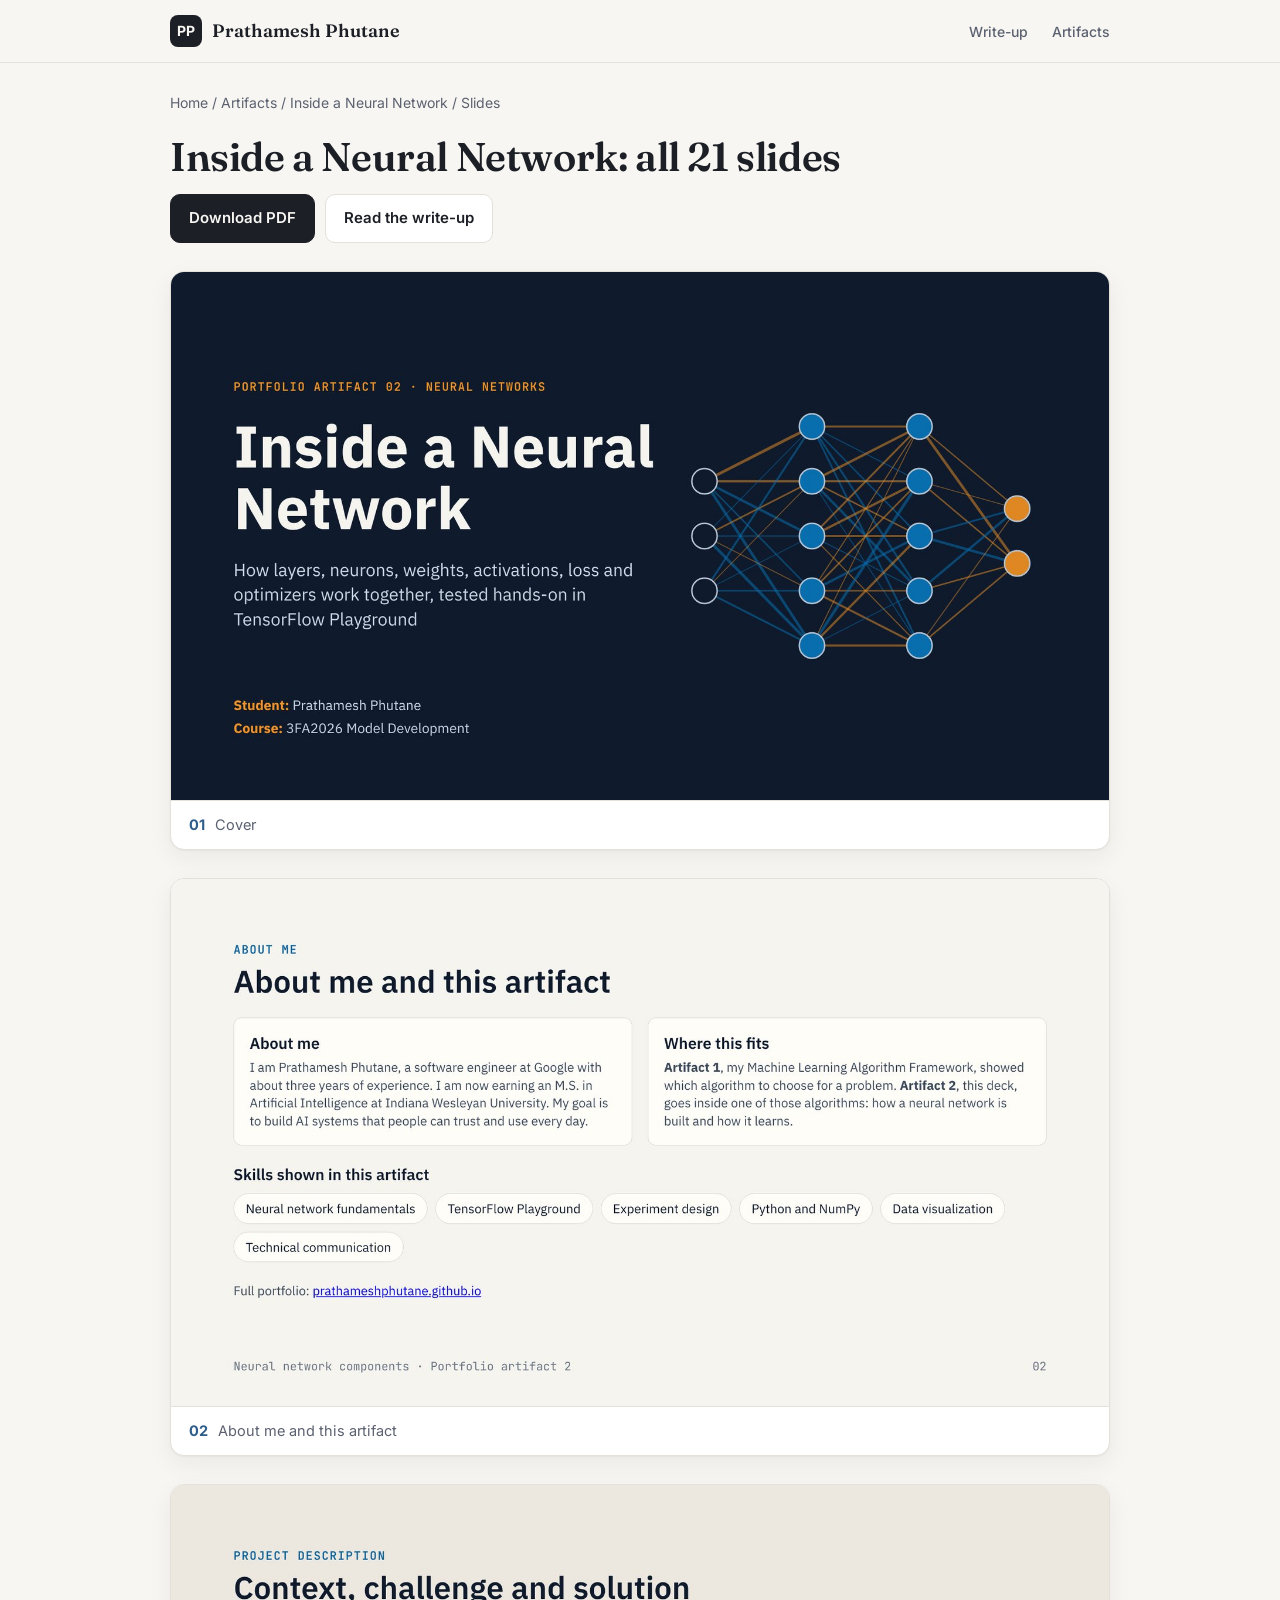
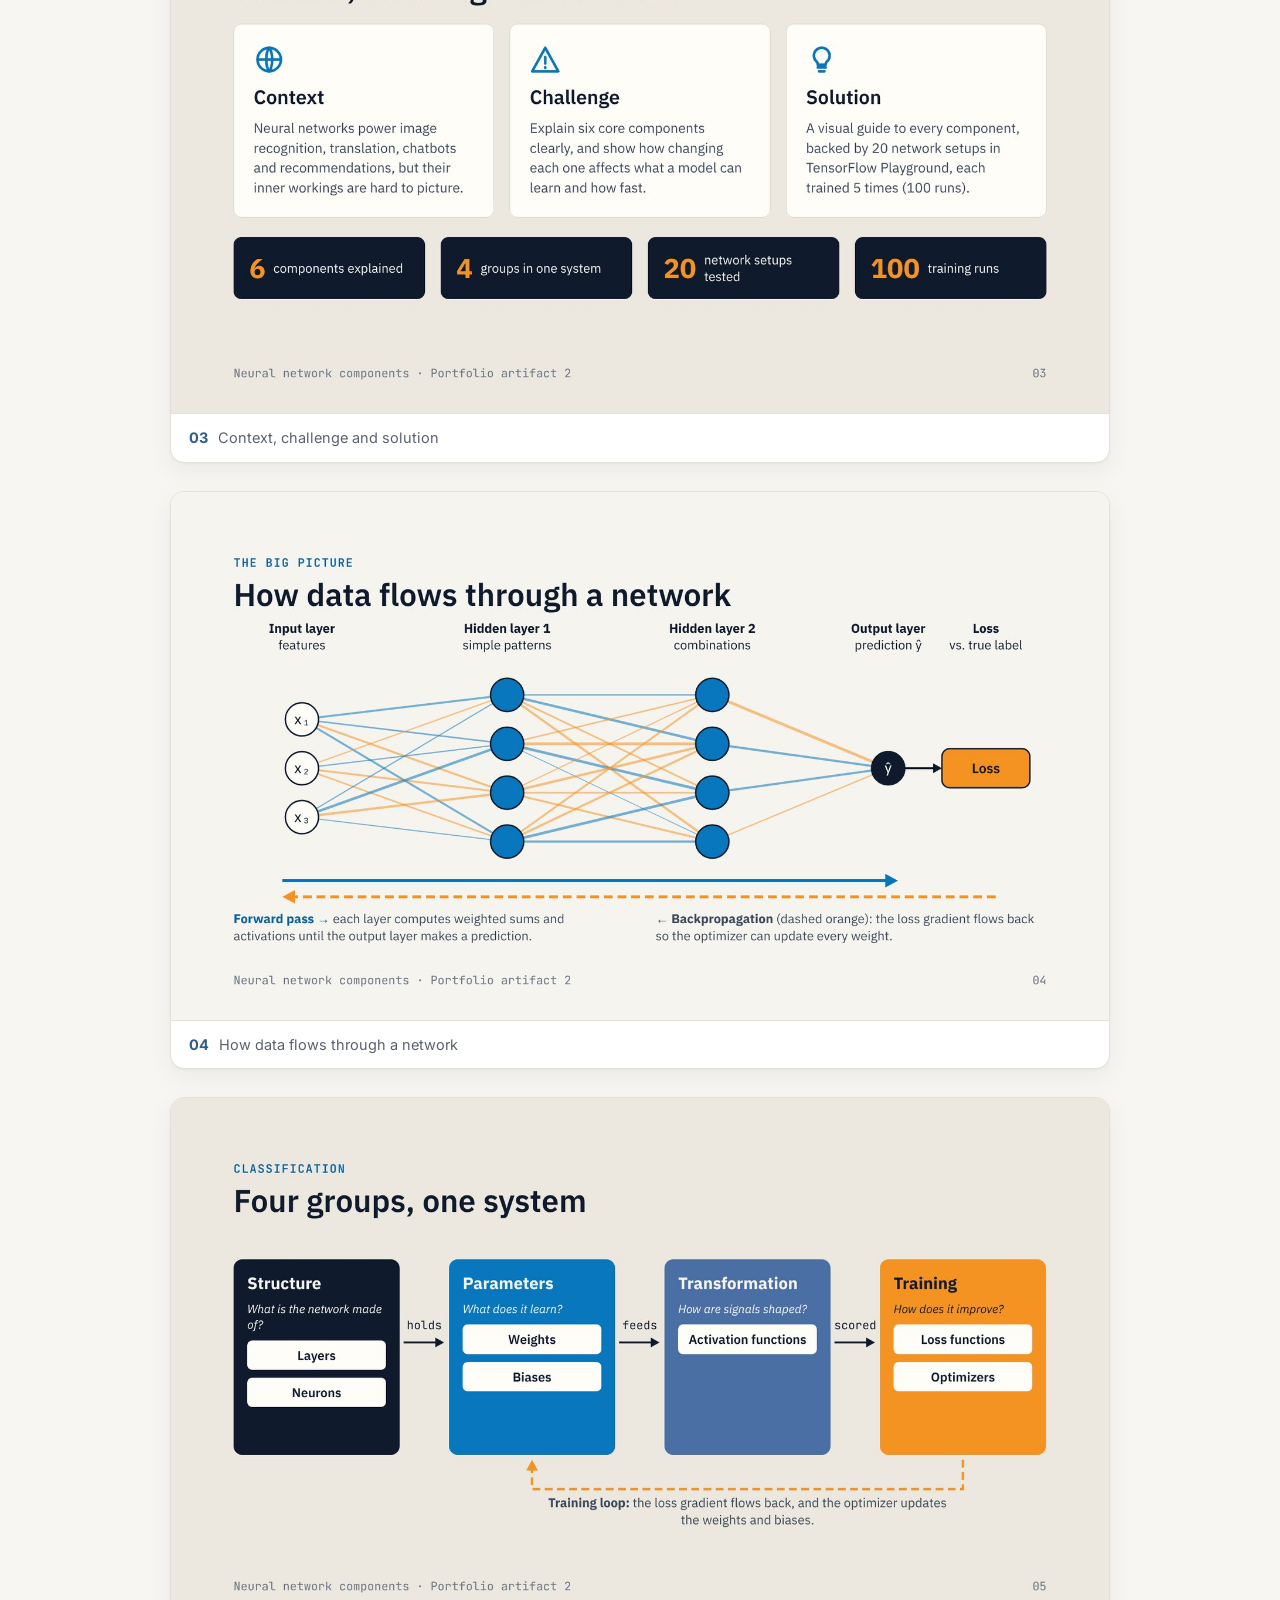
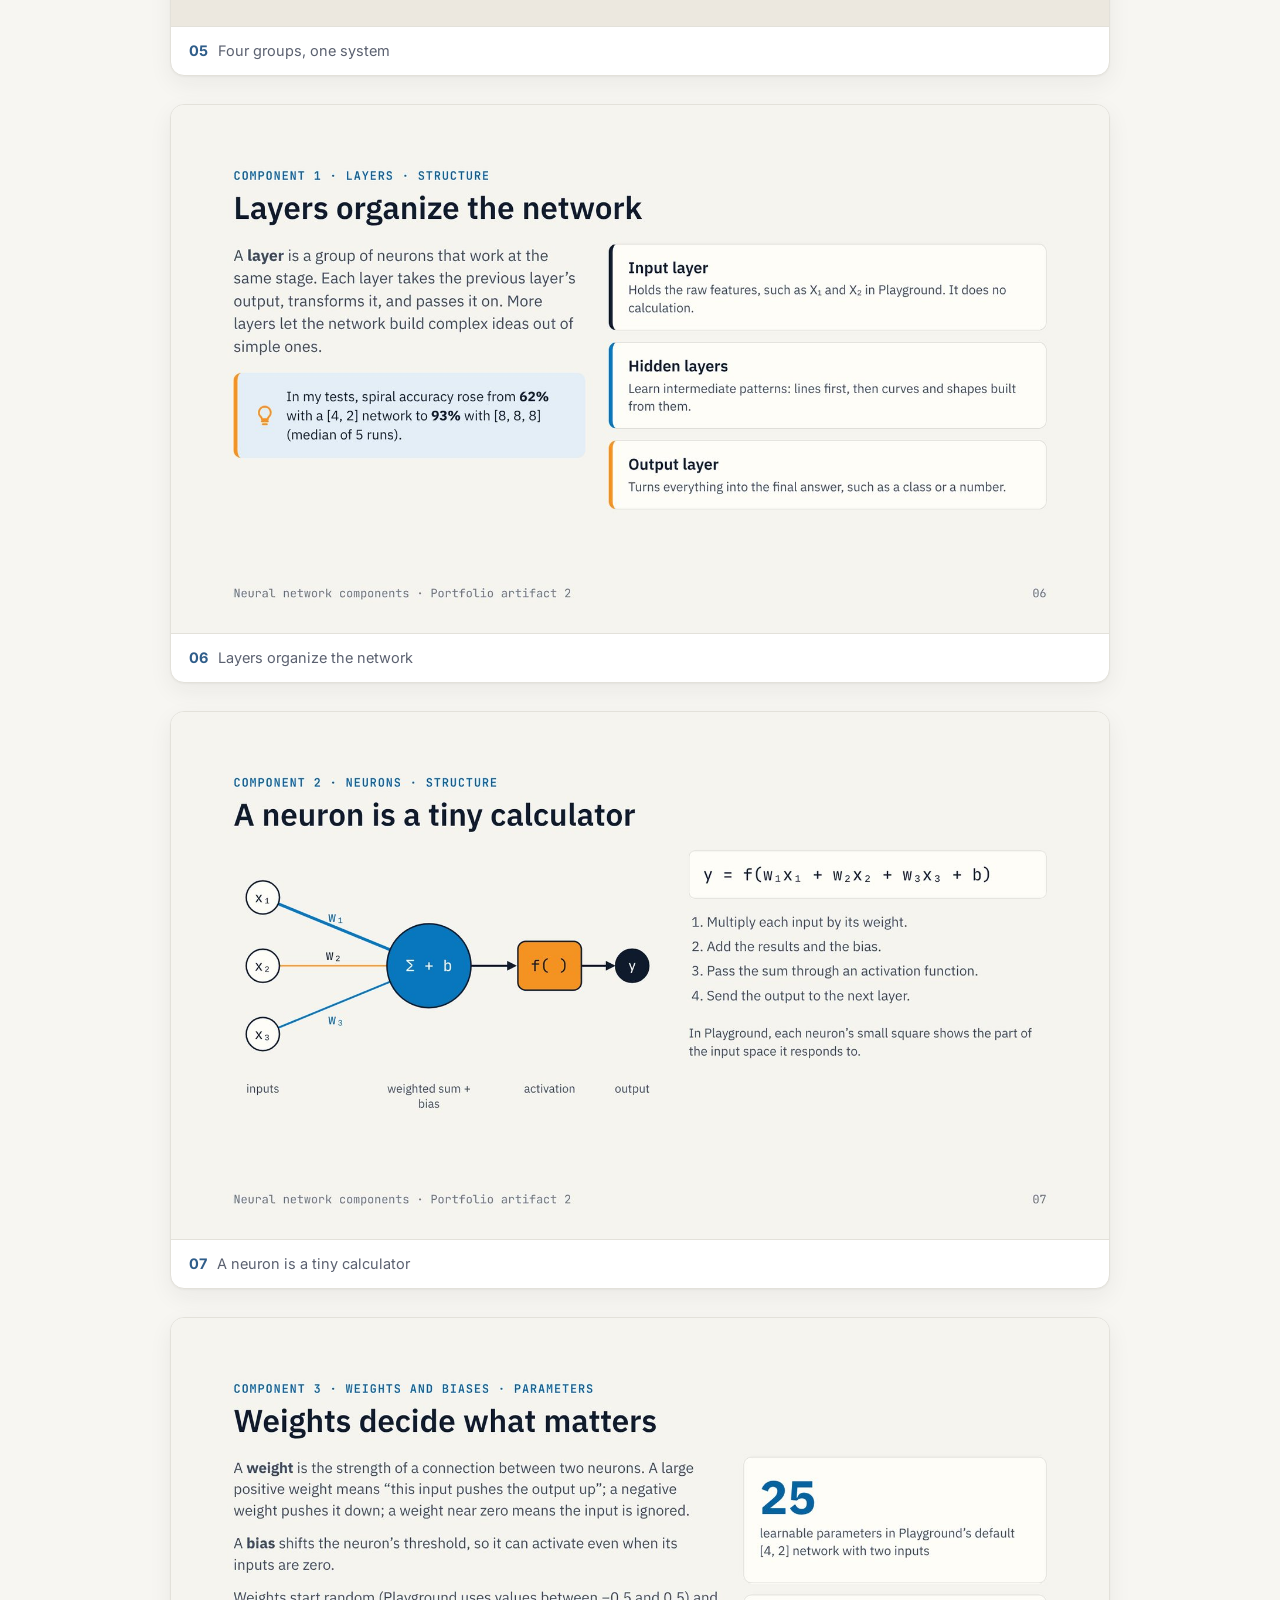
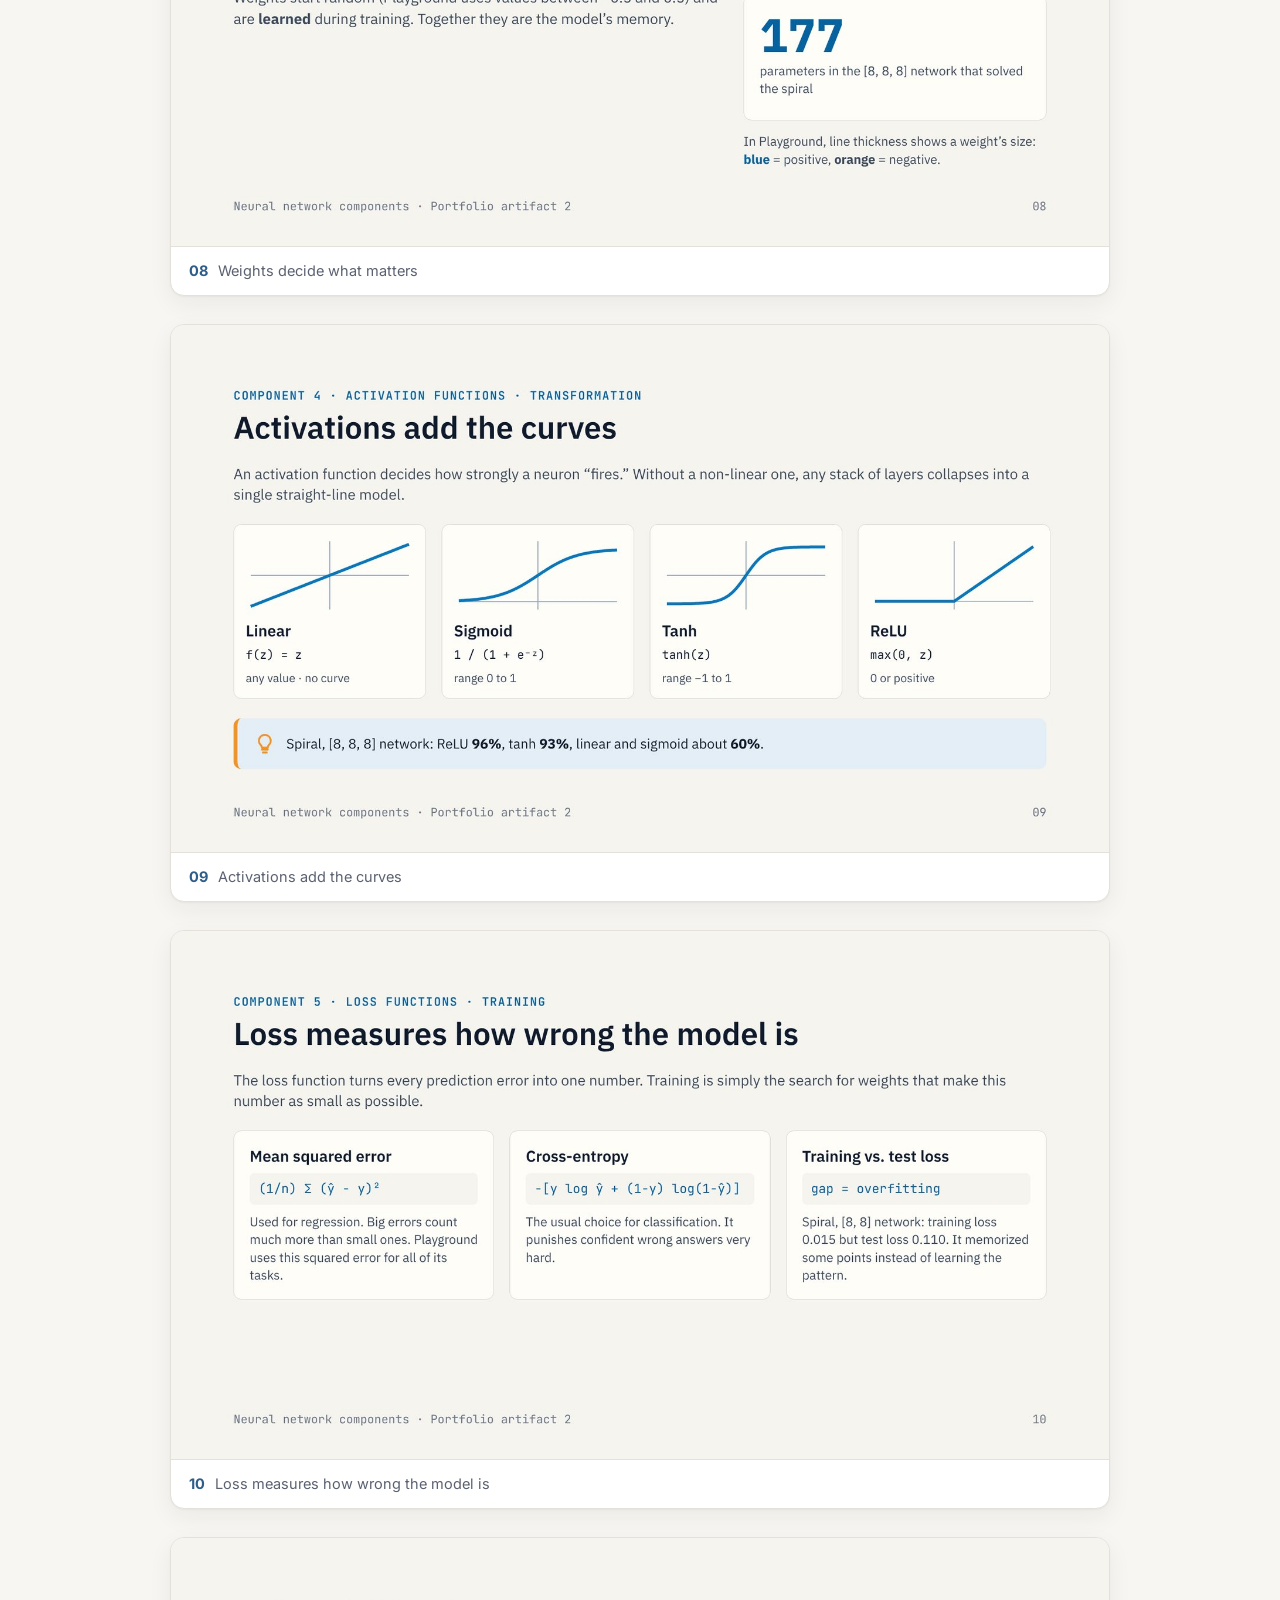
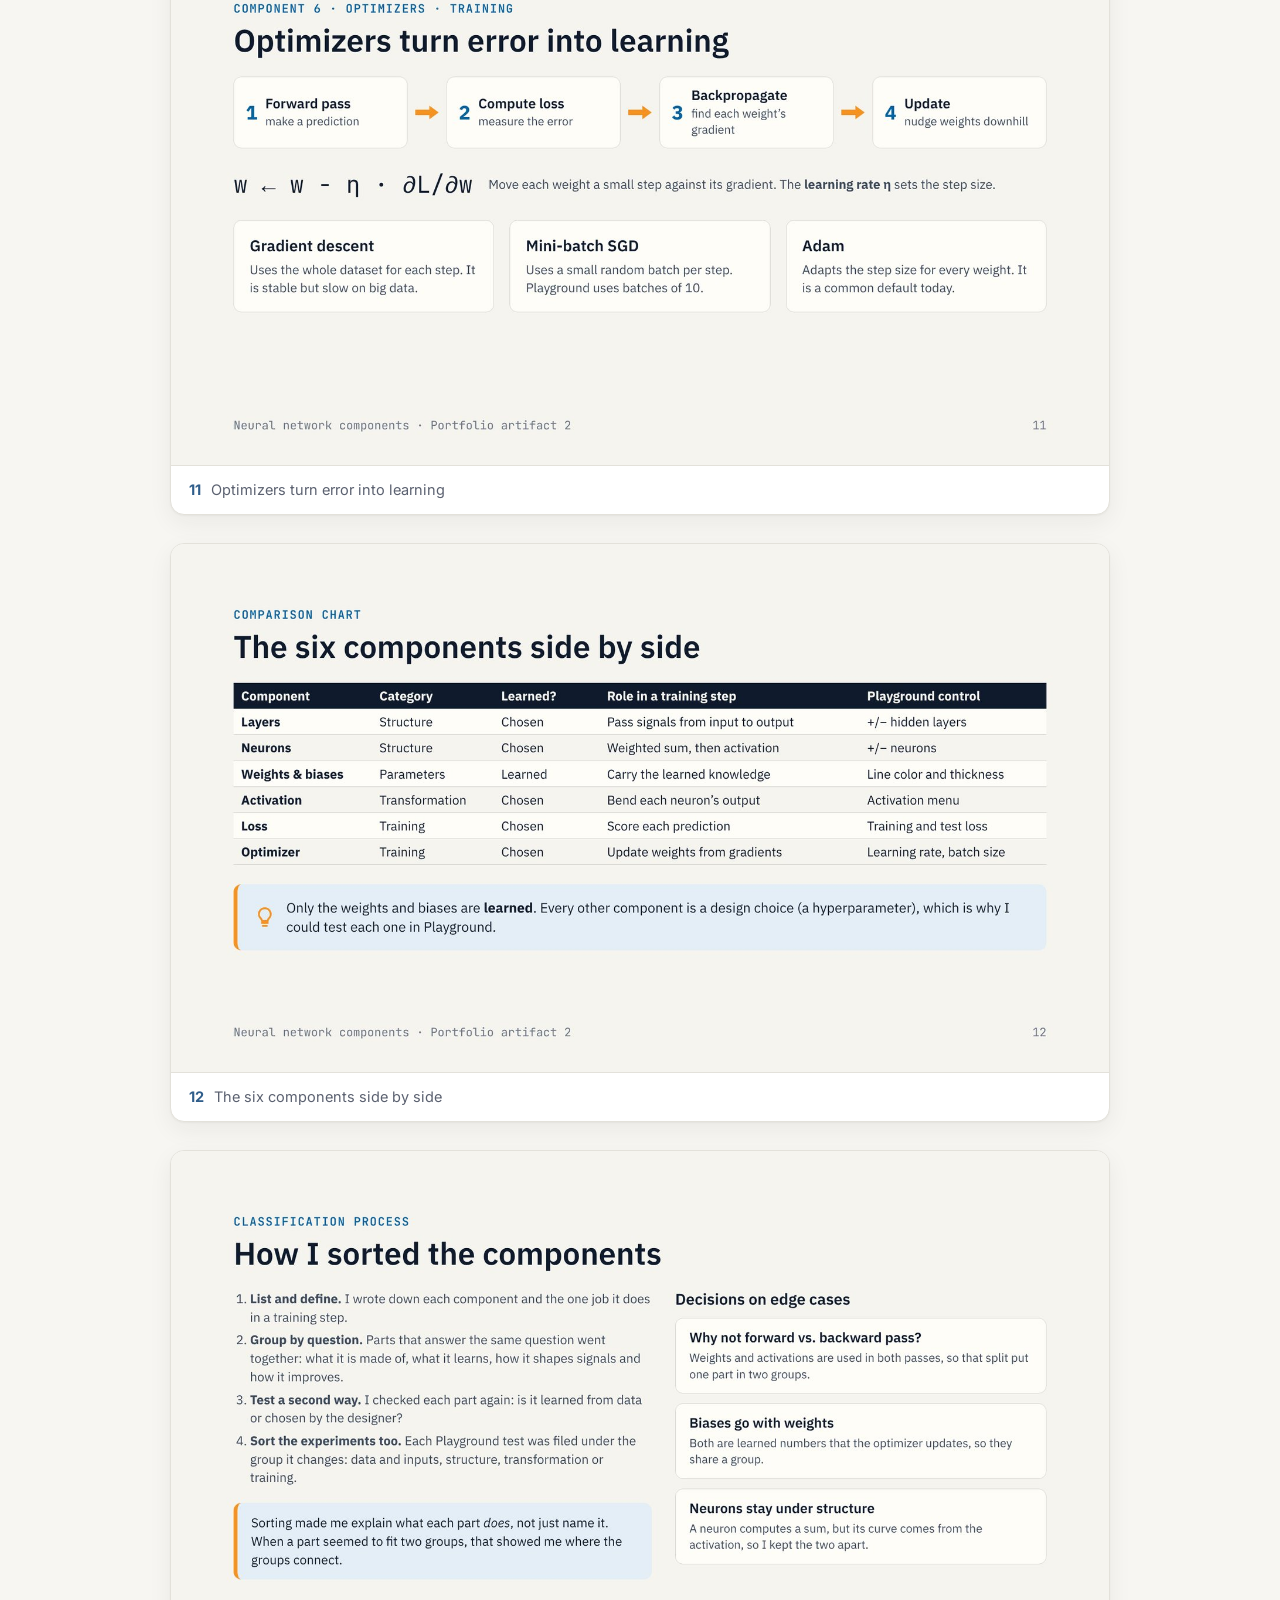
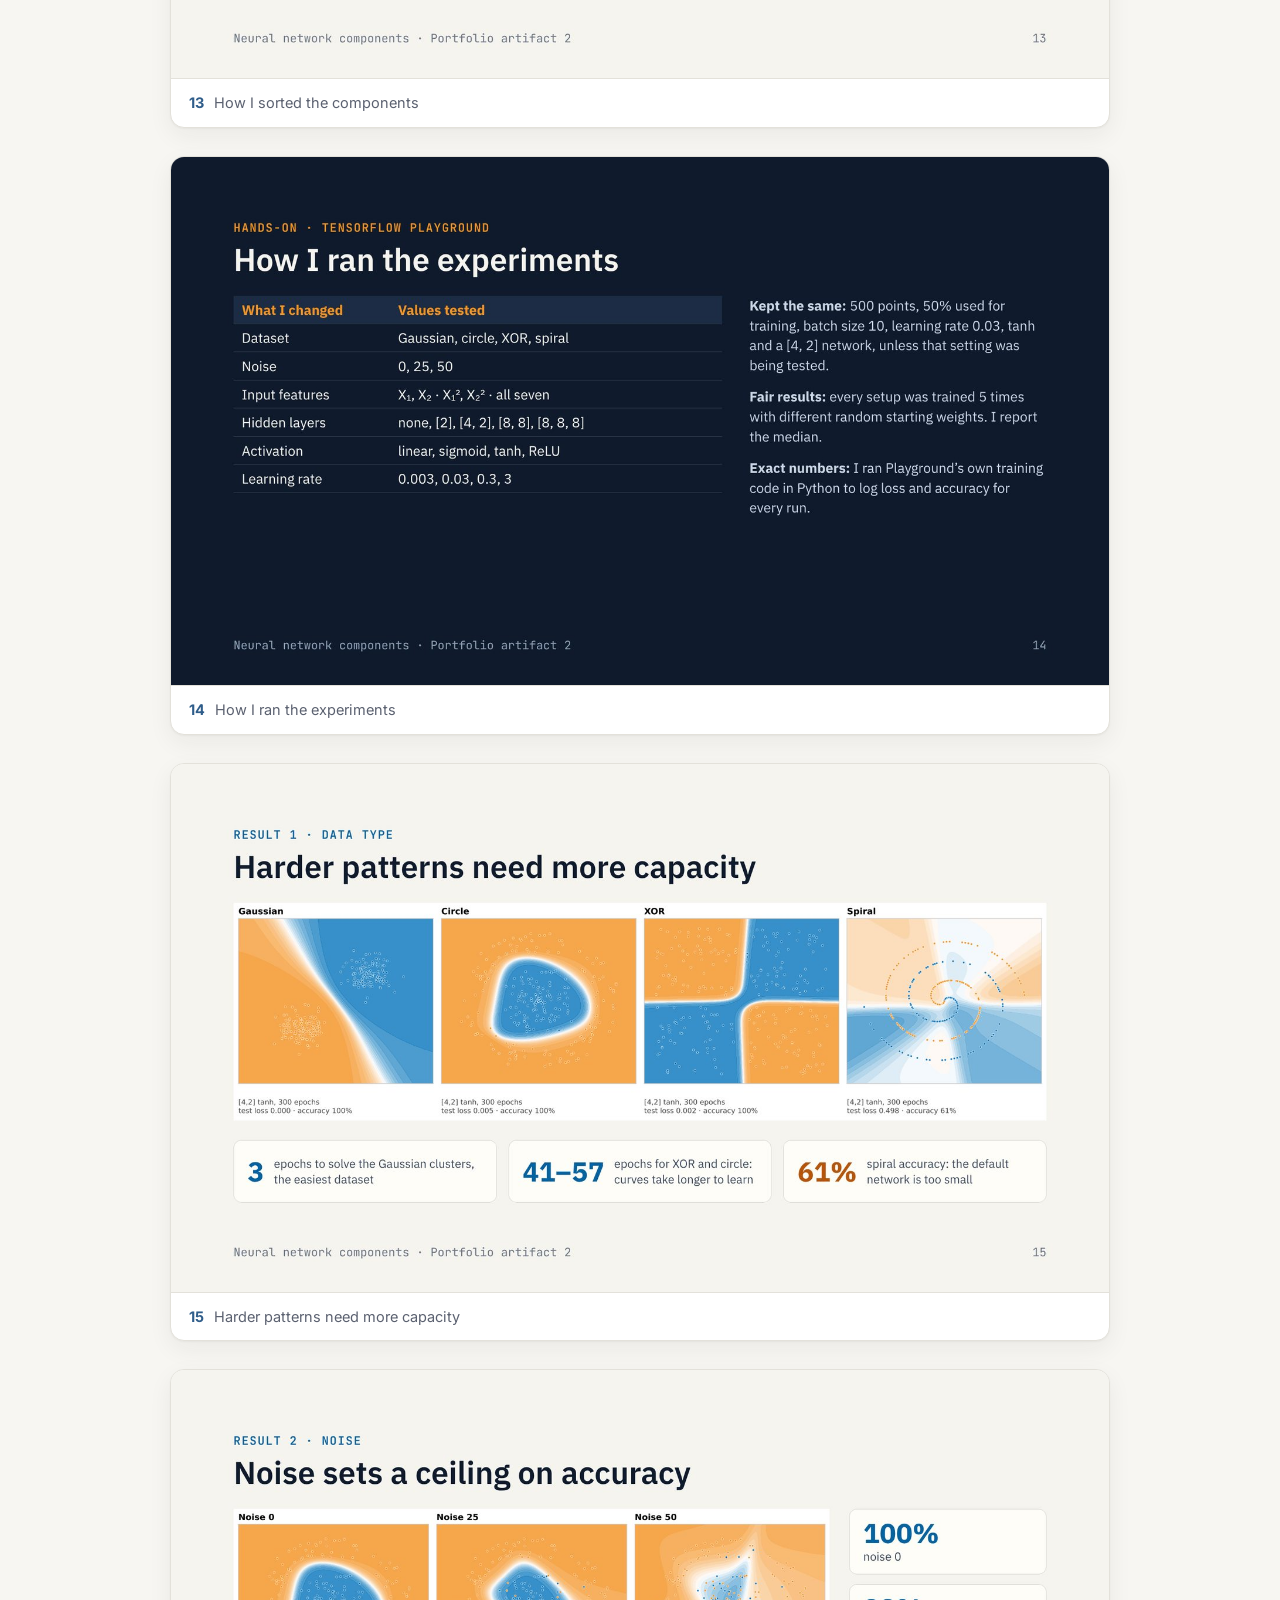
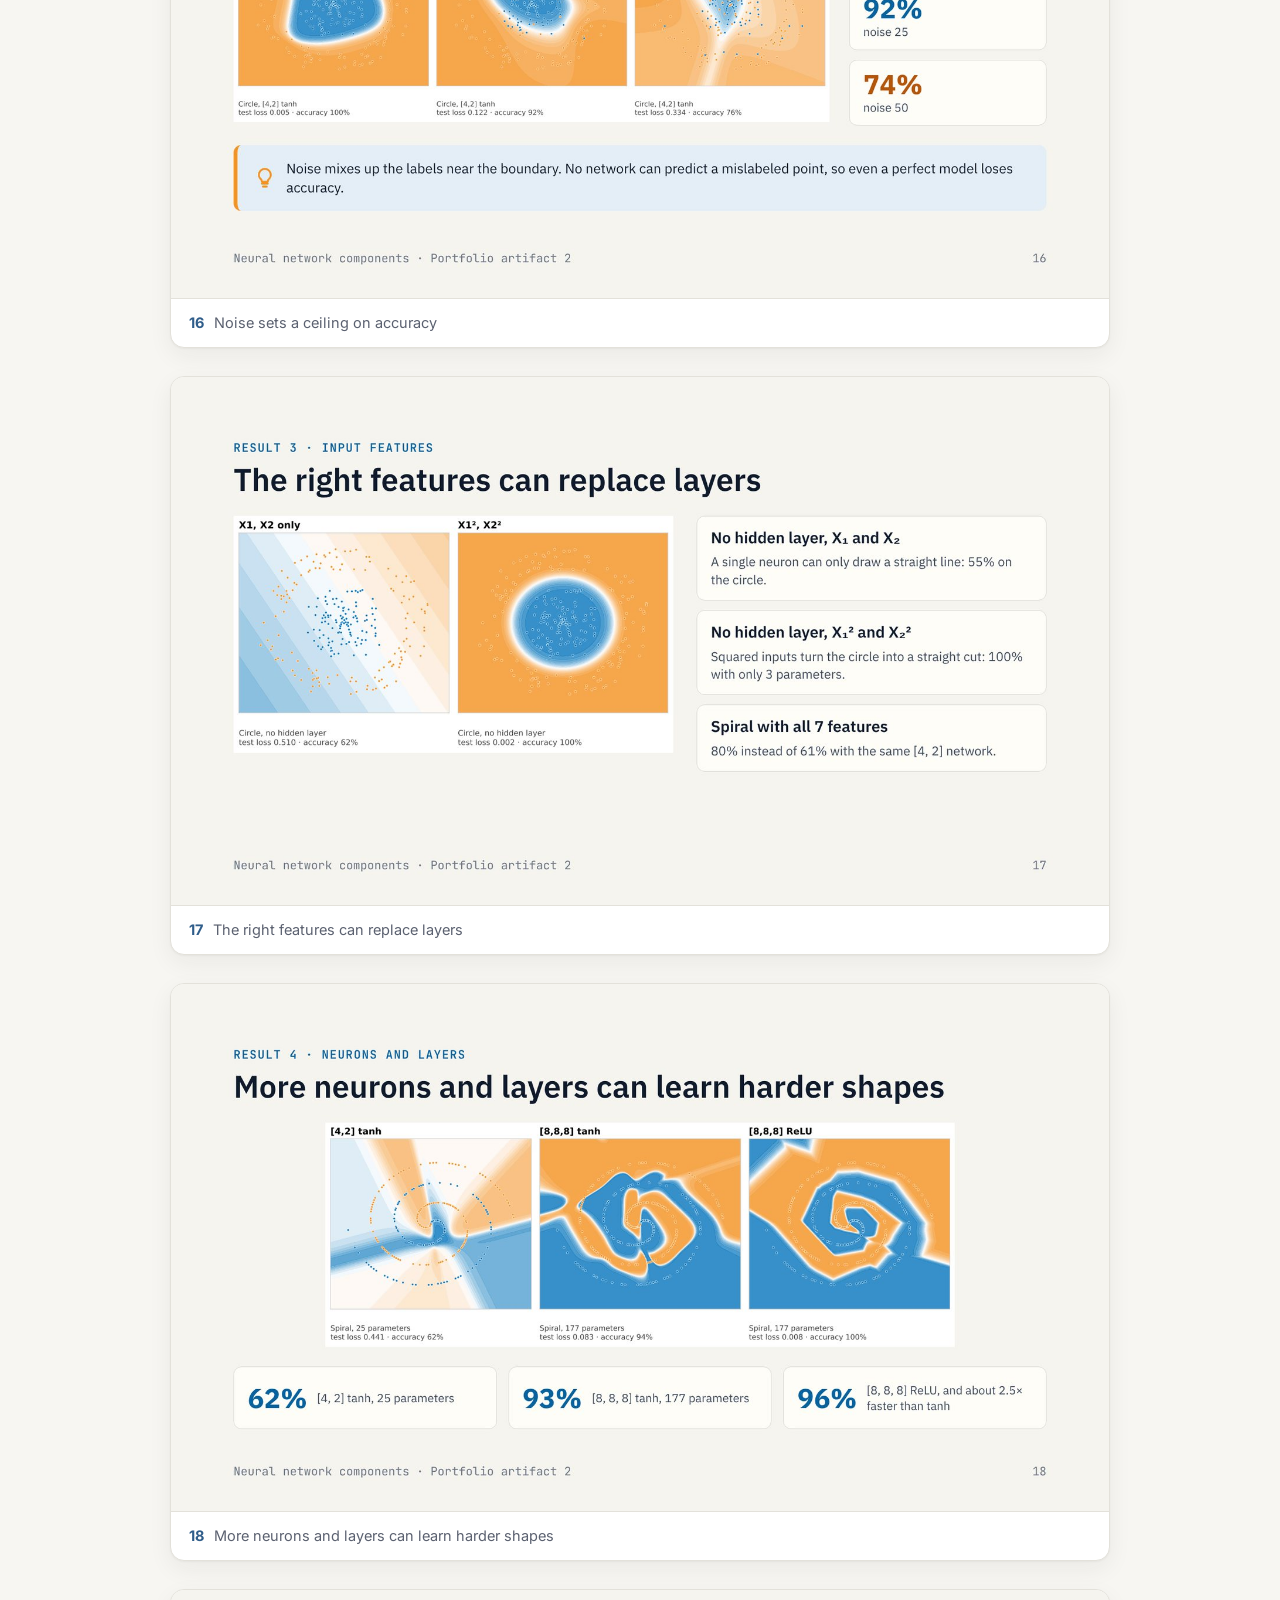
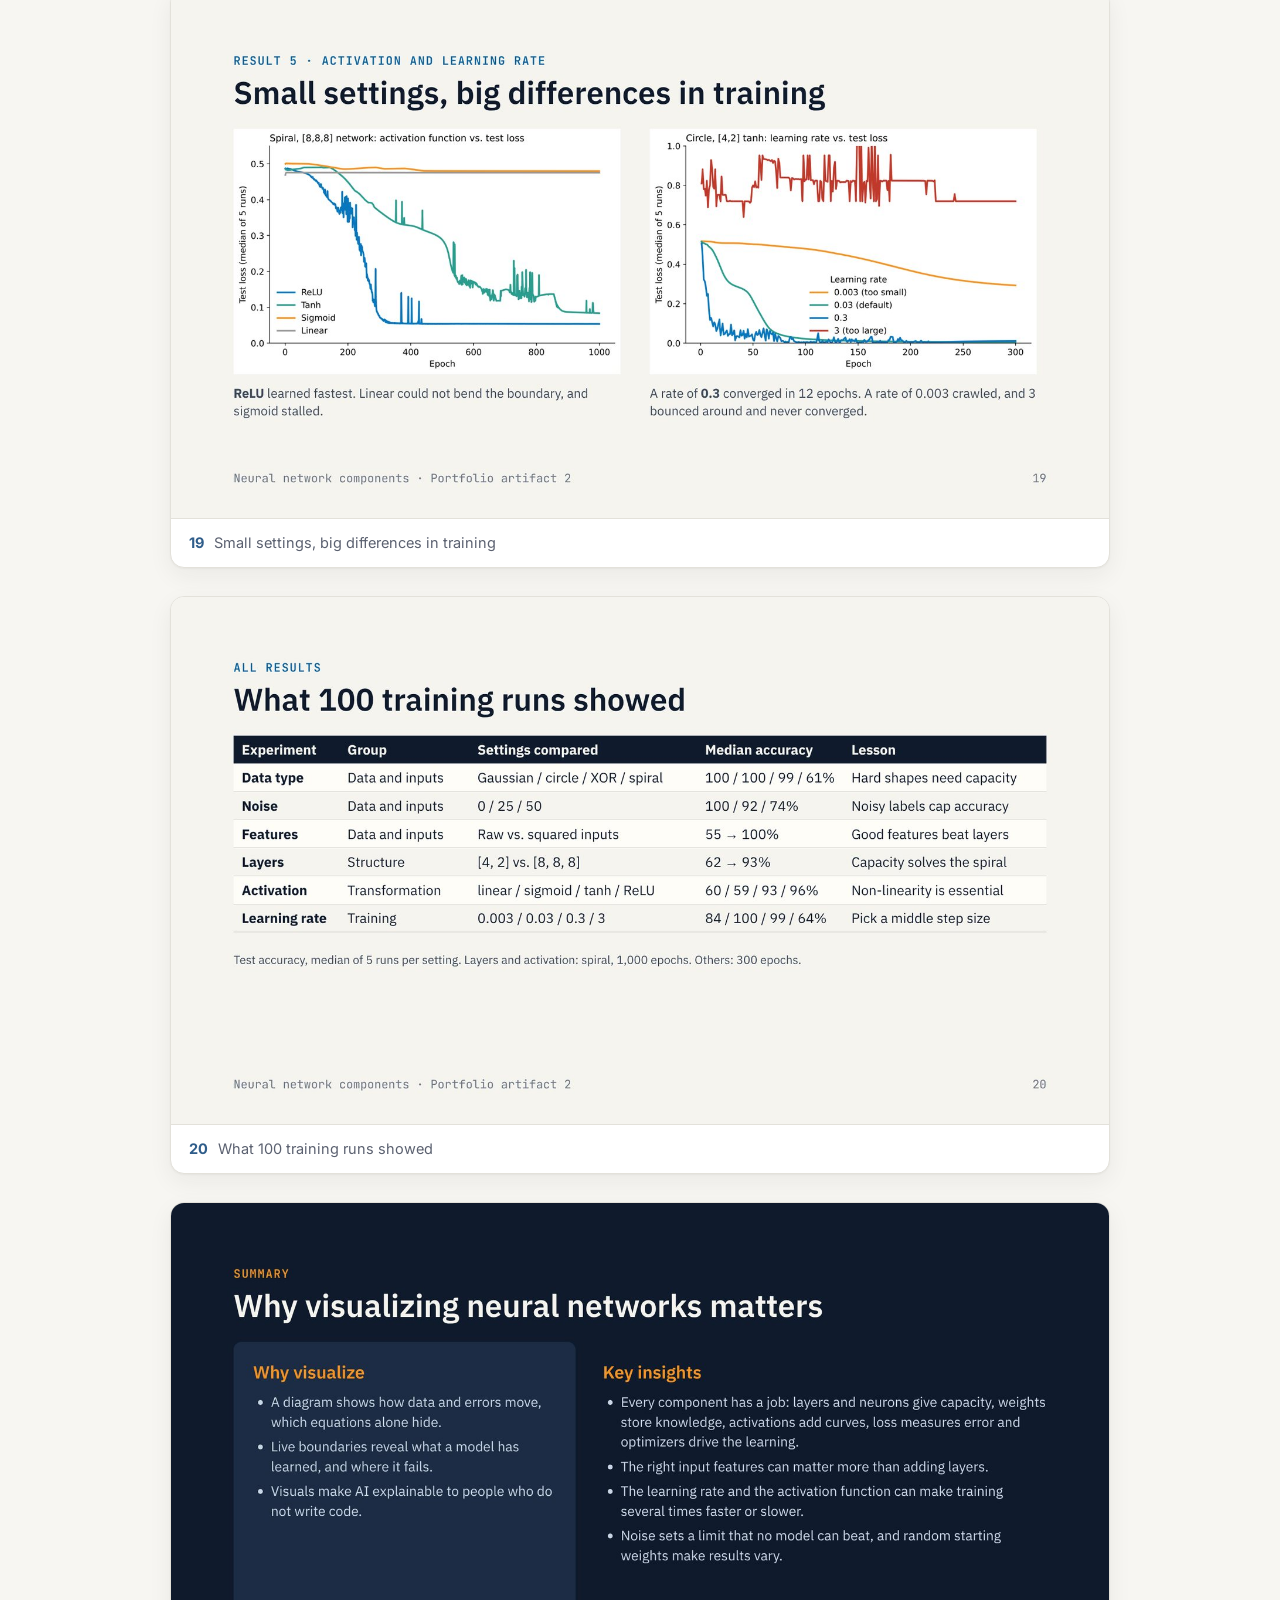
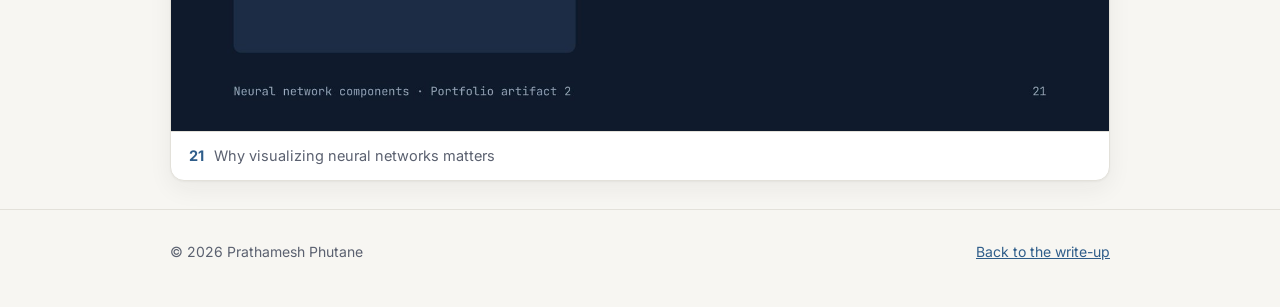
<file: artifacts/neural-network-components/slides.html>
<!doctype html>
<html lang="en">
<head>
<meta charset="utf-8">
<meta name="viewport" content="width=device-width, initial-scale=1">
<title>Slides: Inside a Neural Network | Prathamesh Phutane</title>
<link rel="preconnect" href="https://fonts.googleapis.com">
<link href="https://fonts.googleapis.com/css2?family=Fraunces:opsz,wght@9..144,500;9..144,600&family=Inter:wght@400;500;600;700&display=swap" rel="stylesheet">
<link rel="stylesheet" href="../../assets/style.css">
<style>
  .crumbs { padding-top: 28px; font-size: 14px; color: var(--muted); }
  .crumbs a { color: var(--muted); text-decoration: none; }
  .head { display: flex; justify-content: space-between; align-items: flex-end; flex-wrap: wrap; gap: 16px; padding: 22px 0 28px; }
  .head h1 { font-size: clamp(28px, 4vw, 40px); margin: 0; }
  figure { margin: 0 0 28px; background: var(--surface); border: 1px solid var(--line); border-radius: 14px; overflow: hidden; box-shadow: var(--shadow); scroll-margin-top: 80px; }
  figure img { width: 100%; height: auto; }
  figcaption { padding: 12px 18px; font-size: 14.5px; color: var(--muted); border-top: 1px solid var(--line); }
  figcaption span { font-weight: 700; color: var(--accent); margin-right: 6px; }
</style>
</head>
<body>
<nav class="top">
  <div class="wrap">
    <a class="brand" href="../../"><span class="mono">PP</span>Prathamesh Phutane</a>
    <ul>
      <li><a href="./">Write-up</a></li>
      <li><a href="../../#artifacts">Artifacts</a></li>
    </ul>
  </div>
</nav>
<main class="wrap">
  <div class="crumbs"><a href="../../">Home</a> / <a href="../../#artifacts">Artifacts</a> / <a href="./">Inside a Neural Network</a> / Slides</div>
  <div class="head">
    <h1>Inside a Neural Network: all 21 slides</h1>
    <div class="btn-row"><a class="btn primary" href="Neural-Network-Components.pdf" download>Download PDF</a><a class="btn" href="./">Read the write-up</a></div>
  </div>
      <figure id="slide-1"><img src="slides/slide-01.jpg" alt="Slide 1: Cover" loading="eager" width="1600" height="900"><figcaption><span>01</span> Cover</figcaption></figure>
      <figure id="slide-2"><img src="slides/slide-02.jpg" alt="Slide 2: About me and this artifact" loading="eager" width="1600" height="900"><figcaption><span>02</span> About me and this artifact</figcaption></figure>
      <figure id="slide-3"><img src="slides/slide-03.jpg" alt="Slide 3: Context, challenge and solution" loading="lazy" width="1600" height="900"><figcaption><span>03</span> Context, challenge and solution</figcaption></figure>
      <figure id="slide-4"><img src="slides/slide-04.jpg" alt="Slide 4: How data flows through a network" loading="lazy" width="1600" height="900"><figcaption><span>04</span> How data flows through a network</figcaption></figure>
      <figure id="slide-5"><img src="slides/slide-05.jpg" alt="Slide 5: Four groups, one system" loading="lazy" width="1600" height="900"><figcaption><span>05</span> Four groups, one system</figcaption></figure>
      <figure id="slide-6"><img src="slides/slide-06.jpg" alt="Slide 6: Layers organize the network" loading="lazy" width="1600" height="900"><figcaption><span>06</span> Layers organize the network</figcaption></figure>
      <figure id="slide-7"><img src="slides/slide-07.jpg" alt="Slide 7: A neuron is a tiny calculator" loading="lazy" width="1600" height="900"><figcaption><span>07</span> A neuron is a tiny calculator</figcaption></figure>
      <figure id="slide-8"><img src="slides/slide-08.jpg" alt="Slide 8: Weights decide what matters" loading="lazy" width="1600" height="900"><figcaption><span>08</span> Weights decide what matters</figcaption></figure>
      <figure id="slide-9"><img src="slides/slide-09.jpg" alt="Slide 9: Activations add the curves" loading="lazy" width="1600" height="900"><figcaption><span>09</span> Activations add the curves</figcaption></figure>
      <figure id="slide-10"><img src="slides/slide-10.jpg" alt="Slide 10: Loss measures how wrong the model is" loading="lazy" width="1600" height="900"><figcaption><span>10</span> Loss measures how wrong the model is</figcaption></figure>
      <figure id="slide-11"><img src="slides/slide-11.jpg" alt="Slide 11: Optimizers turn error into learning" loading="lazy" width="1600" height="900"><figcaption><span>11</span> Optimizers turn error into learning</figcaption></figure>
      <figure id="slide-12"><img src="slides/slide-12.jpg" alt="Slide 12: The six components side by side" loading="lazy" width="1600" height="900"><figcaption><span>12</span> The six components side by side</figcaption></figure>
      <figure id="slide-13"><img src="slides/slide-13.jpg" alt="Slide 13: How I sorted the components" loading="lazy" width="1600" height="900"><figcaption><span>13</span> How I sorted the components</figcaption></figure>
      <figure id="slide-14"><img src="slides/slide-14.jpg" alt="Slide 14: How I ran the experiments" loading="lazy" width="1600" height="900"><figcaption><span>14</span> How I ran the experiments</figcaption></figure>
      <figure id="slide-15"><img src="slides/slide-15.jpg" alt="Slide 15: Harder patterns need more capacity" loading="lazy" width="1600" height="900"><figcaption><span>15</span> Harder patterns need more capacity</figcaption></figure>
      <figure id="slide-16"><img src="slides/slide-16.jpg" alt="Slide 16: Noise sets a ceiling on accuracy" loading="lazy" width="1600" height="900"><figcaption><span>16</span> Noise sets a ceiling on accuracy</figcaption></figure>
      <figure id="slide-17"><img src="slides/slide-17.jpg" alt="Slide 17: The right features can replace layers" loading="lazy" width="1600" height="900"><figcaption><span>17</span> The right features can replace layers</figcaption></figure>
      <figure id="slide-18"><img src="slides/slide-18.jpg" alt="Slide 18: More neurons and layers can learn harder shapes" loading="lazy" width="1600" height="900"><figcaption><span>18</span> More neurons and layers can learn harder shapes</figcaption></figure>
      <figure id="slide-19"><img src="slides/slide-19.jpg" alt="Slide 19: Small settings, big differences in training" loading="lazy" width="1600" height="900"><figcaption><span>19</span> Small settings, big differences in training</figcaption></figure>
      <figure id="slide-20"><img src="slides/slide-20.jpg" alt="Slide 20: What 100 training runs showed" loading="lazy" width="1600" height="900"><figcaption><span>20</span> What 100 training runs showed</figcaption></figure>
      <figure id="slide-21"><img src="slides/slide-21.jpg" alt="Slide 21: Why visualizing neural networks matters" loading="lazy" width="1600" height="900"><figcaption><span>21</span> Why visualizing neural networks matters</figcaption></figure>
</main>
<footer class="site">
  <div class="wrap">
    <span>&copy; 2026 Prathamesh Phutane</span>
    <a href="./">Back to the write-up</a>
  </div>
</footer>
</body>
</html>
</file>
<file: assets/style.css>
:root {
  --bg: #f7f6f2;
  --surface: #ffffff;
  --surface-2: #fbfaf7;
  --ink: #1c1f26;
  --muted: #5b6170;
  --line: #e3e1da;
  --accent: #2f5d8a;
  --accent-soft: #e6eef7;
  --warm: #b05a1e;
  --warm-soft: #f8ece1;
  --shadow: 0 1px 2px rgba(28, 31, 38, .04), 0 8px 24px rgba(28, 31, 38, .06);
}
@media (prefers-color-scheme: dark) {
  :root {
    --bg: #14161b;
    --surface: #1c1f26;
    --surface-2: #20242c;
    --ink: #ecebe6;
    --muted: #a3a8b4;
    --line: #2e333d;
    --accent: #7fa8d6;
    --accent-soft: #1f2b3a;
    --warm: #e0955b;
    --warm-soft: #33261c;
    --shadow: 0 1px 2px rgba(0, 0, 0, .3), 0 8px 24px rgba(0, 0, 0, .25);
  }
}

* { box-sizing: border-box; }
html { scroll-behavior: smooth; }
body {
  margin: 0;
  background: var(--bg);
  color: var(--ink);
  font: 16px/1.65 "Inter", system-ui, sans-serif;
  -webkit-font-smoothing: antialiased;
}
a { color: var(--accent); }
img { max-width: 100%; display: block; }
.wrap { max-width: 980px; margin: 0 auto; padding: 0 20px; }

/* Navigation */
nav.top { position: sticky; top: 0; z-index: 10; background: color-mix(in srgb, var(--bg) 88%, transparent); backdrop-filter: blur(10px); border-bottom: 1px solid var(--line); }
nav.top .wrap { display: flex; justify-content: space-between; align-items: center; height: 62px; }
.brand { display: flex; align-items: center; gap: 10px; font-family: "Fraunces", serif; font-weight: 600; font-size: 18px; color: var(--ink); text-decoration: none; }
.brand .mono { width: 32px; height: 32px; border-radius: 8px; background: var(--ink); color: var(--bg); display: grid; place-items: center; font-size: 14px; font-family: "Inter", sans-serif; font-weight: 700; letter-spacing: .02em; }
nav.top ul { list-style: none; display: flex; gap: 24px; margin: 0; padding: 0; }
nav.top ul a { color: var(--muted); text-decoration: none; font-size: 14px; font-weight: 500; transition: color .15s; }
nav.top ul a:hover { color: var(--ink); }

/* Type */
.eyebrow { font-size: 12.5px; font-weight: 700; letter-spacing: .12em; text-transform: uppercase; color: var(--accent); margin: 0 0 14px; }
h1 { font-family: "Fraunces", serif; font-weight: 600; font-size: clamp(36px, 6vw, 58px); line-height: 1.06; margin: 0 0 18px; letter-spacing: -.01em; }
h2 { font-family: "Fraunces", serif; font-weight: 600; font-size: 30px; line-height: 1.2; margin: 0 0 18px; }
h3 { font-size: 17px; margin: 0 0 6px; }
p { margin: 0 0 16px; }
.muted { color: var(--muted); }
.lede { font-size: 19px; color: var(--muted); max-width: 620px; margin: 0 0 28px; }

/* Sections */
section.block { padding: 64px 0; border-top: 1px solid var(--line); }
.sec-label { display: flex; align-items: baseline; gap: 12px; }
.sec-label .num { font-family: "Fraunces", serif; color: var(--muted); font-size: 16px; }

/* Cards */
.card { background: var(--surface); border: 1px solid var(--line); border-radius: 14px; padding: 24px; box-shadow: var(--shadow); }
.grid-2 { display: grid; grid-template-columns: 1fr 1fr; gap: 20px; }
.grid-3 { display: grid; grid-template-columns: repeat(3, 1fr); gap: 18px; }

/* Buttons */
.btn { display: inline-flex; align-items: center; gap: 8px; padding: 11px 18px; border-radius: 10px; font-weight: 600; font-size: 15px; text-decoration: none; border: 1px solid var(--line); background: var(--surface); color: var(--ink); transition: transform .15s, box-shadow .15s; }
.btn:hover { transform: translateY(-1px); box-shadow: var(--shadow); }
.btn.primary { background: var(--ink); color: var(--bg); border-color: var(--ink); }
.btn-row { display: flex; flex-wrap: wrap; gap: 10px; }

/* Pills and tags */
.pill { display: inline-block; background: var(--surface); border: 1px solid var(--line); border-radius: 999px; padding: 6px 14px; font-size: 14px; color: var(--muted); }
.tags { display: flex; flex-wrap: wrap; gap: 8px; }
.tag { background: var(--surface); border: 1px solid var(--line); border-radius: 7px; padding: 5px 11px; font-size: 14px; }

footer.site { border-top: 1px solid var(--line); padding: 30px 0 44px; color: var(--muted); font-size: 14px; }
footer.site .wrap { display: flex; justify-content: space-between; flex-wrap: wrap; gap: 10px; }

@media (max-width: 760px) {
  .grid-2, .grid-3 { grid-template-columns: 1fr; }
  section.block { padding: 48px 0; }
  nav.top ul { gap: 16px; }
}
</file>
